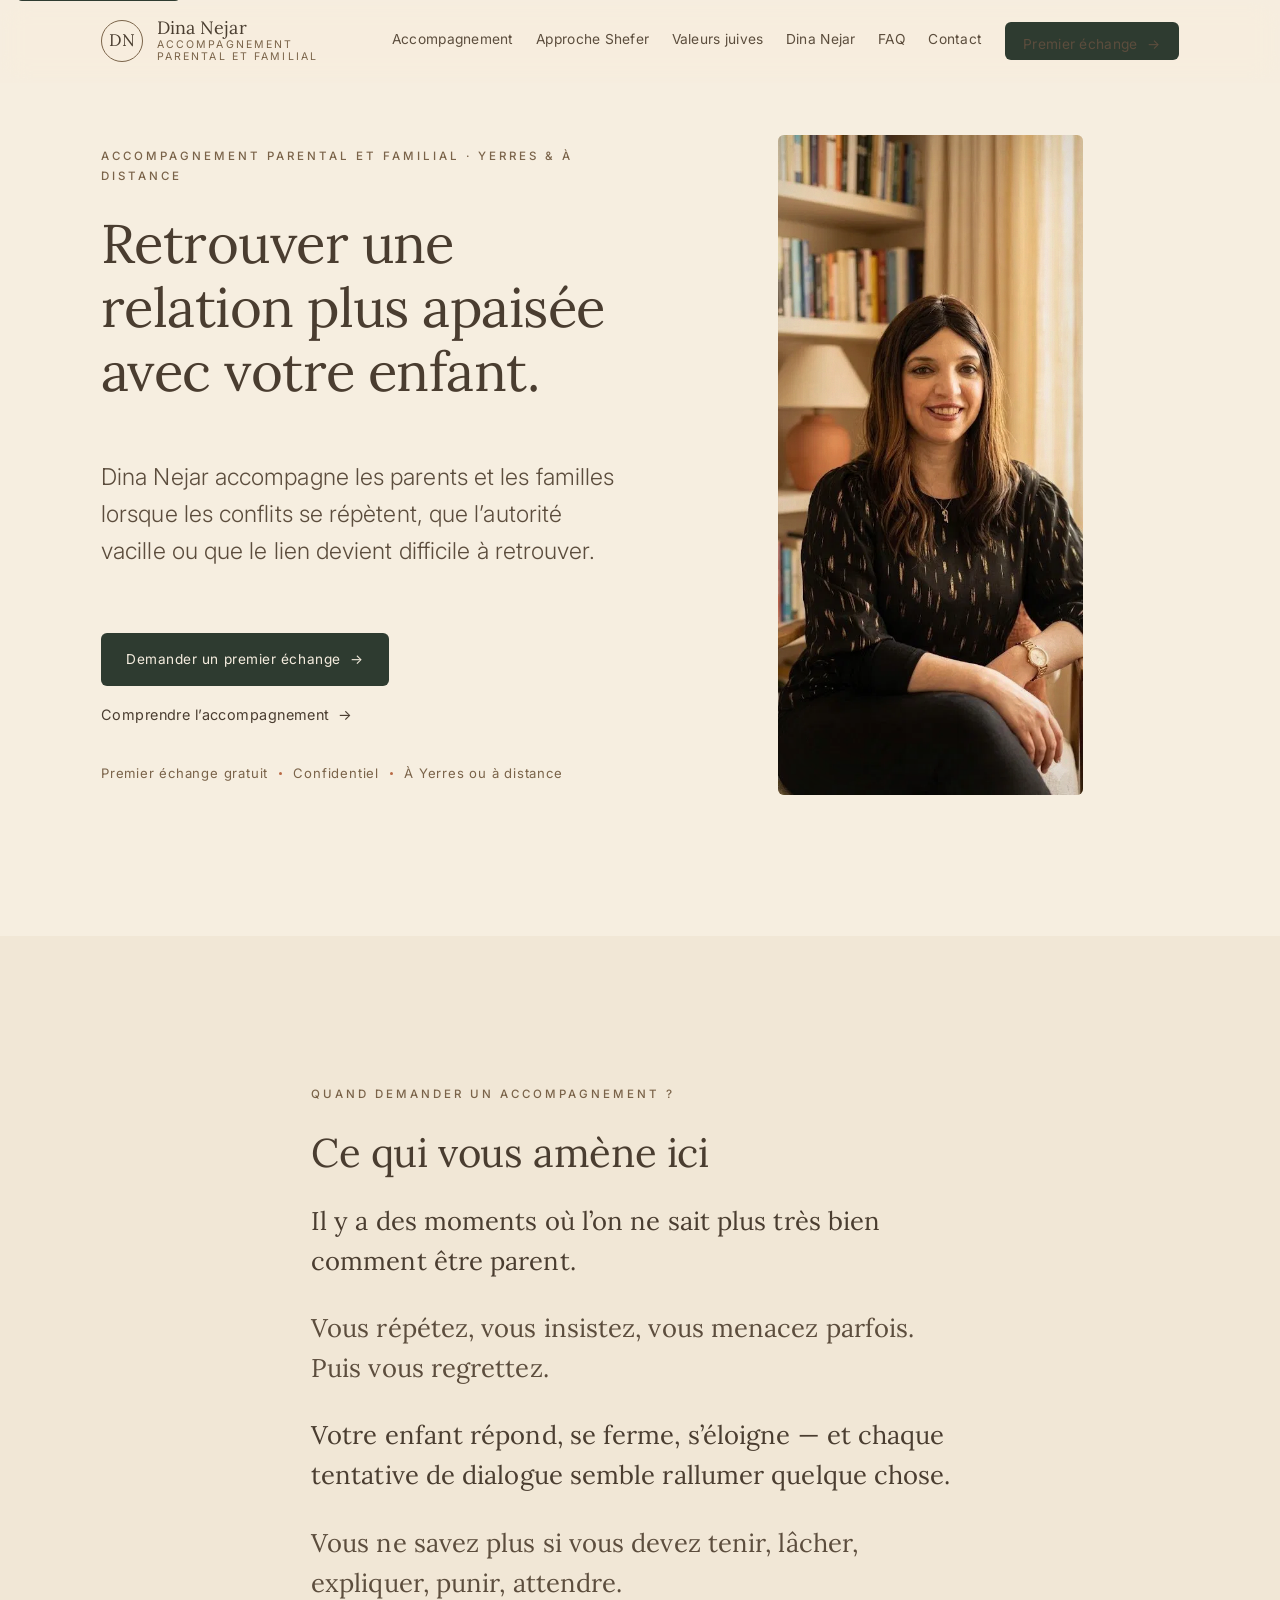
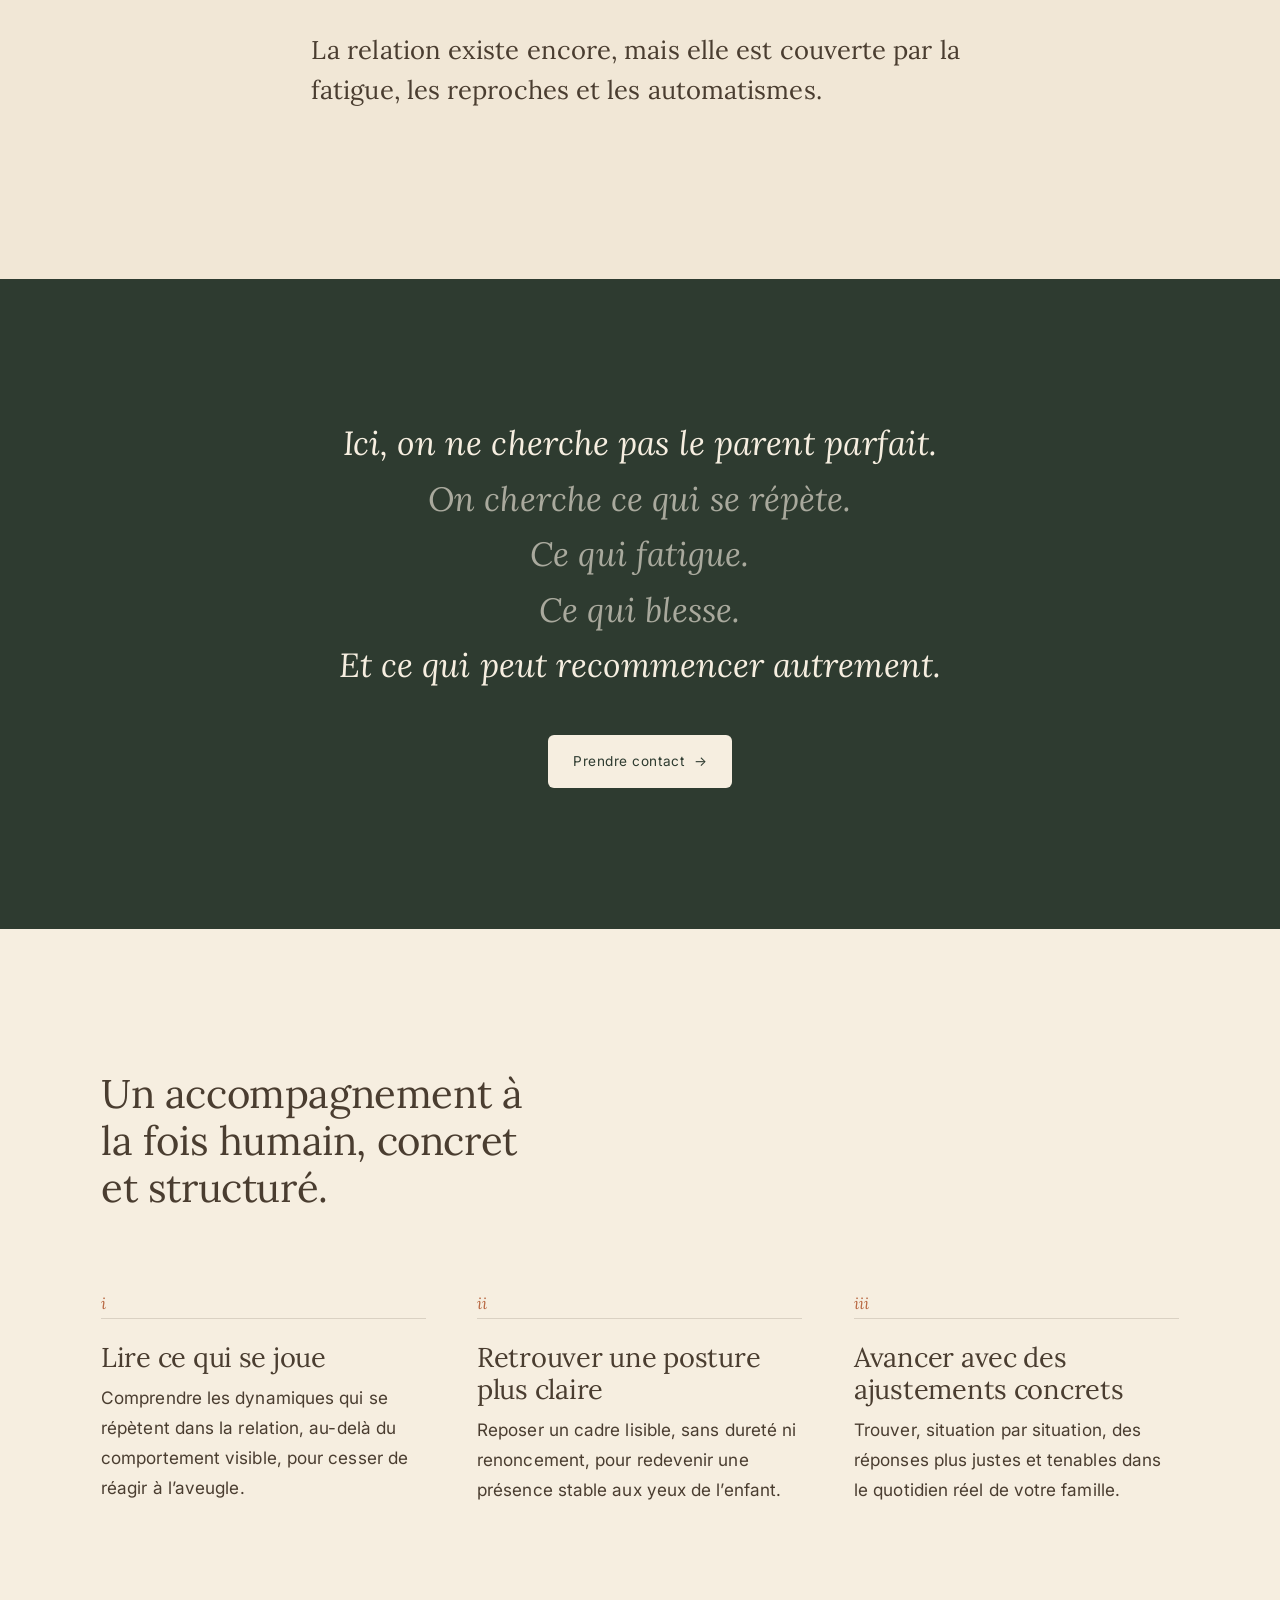
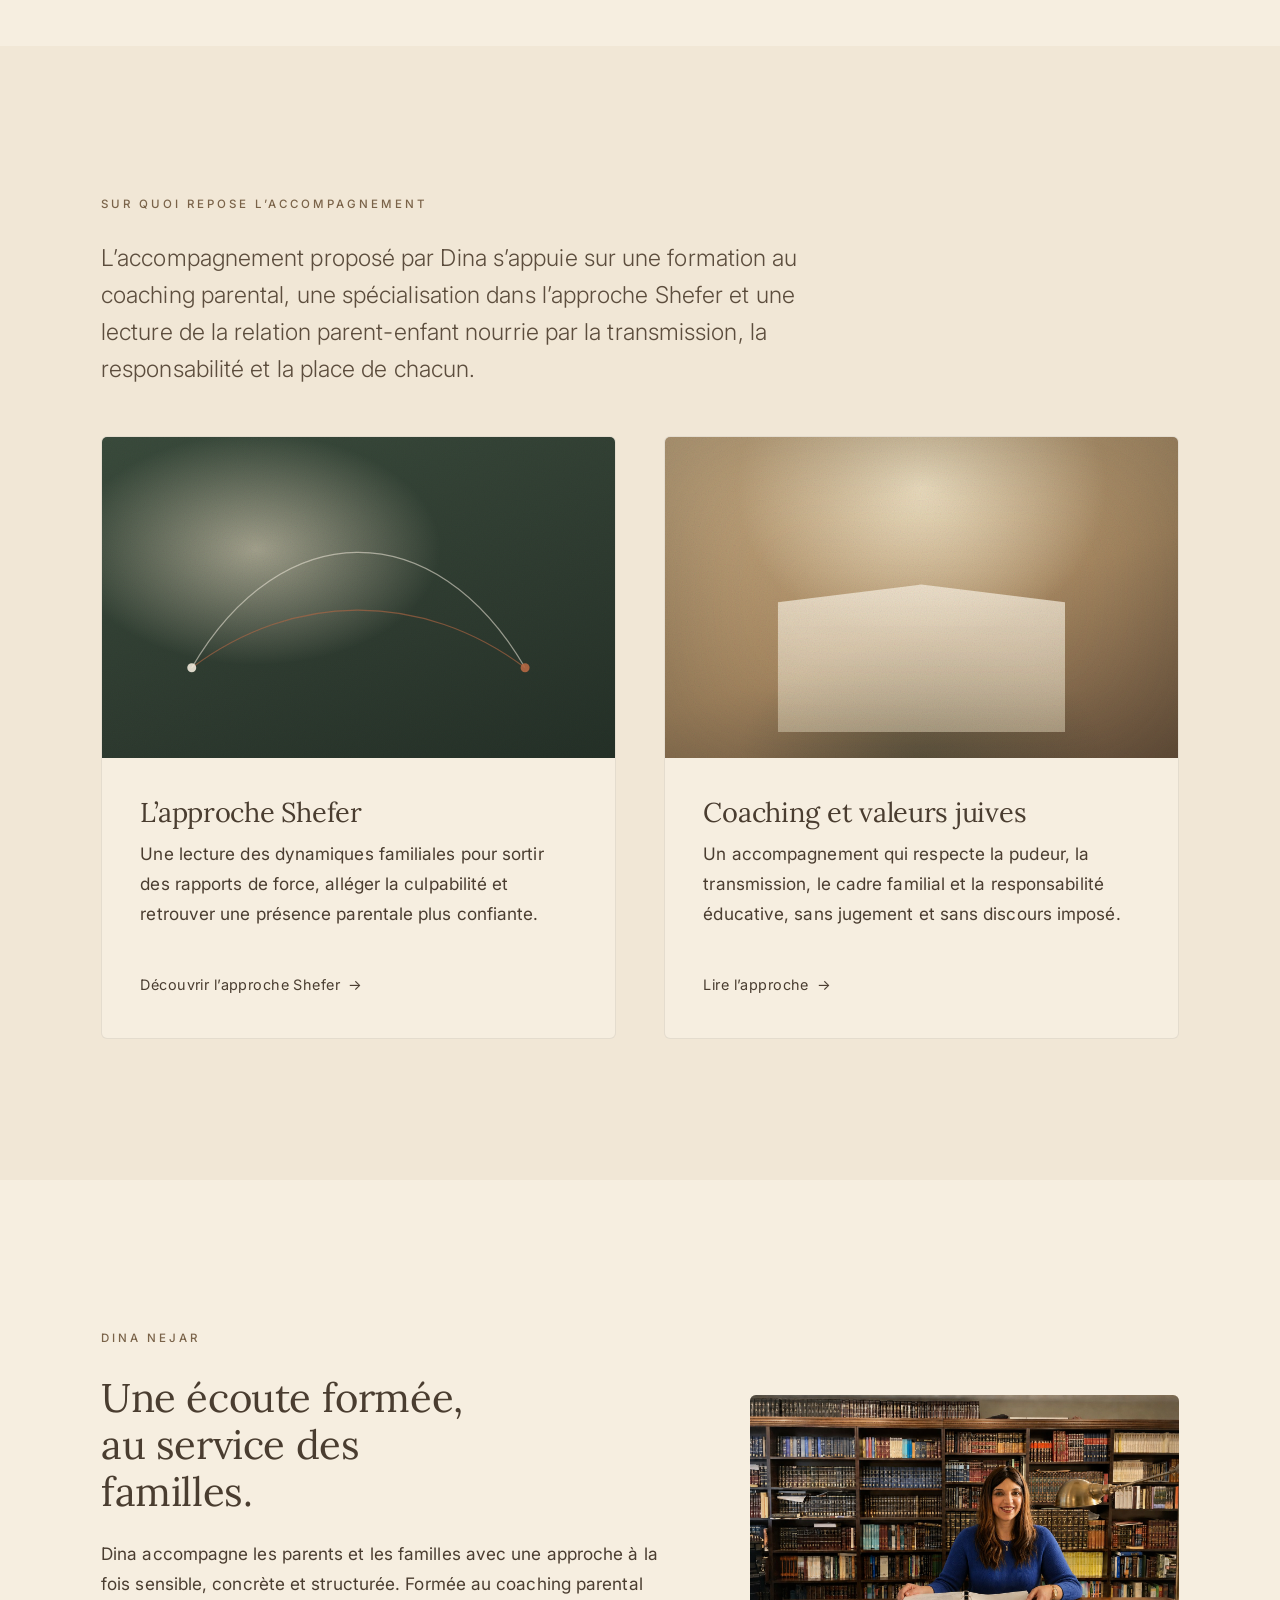
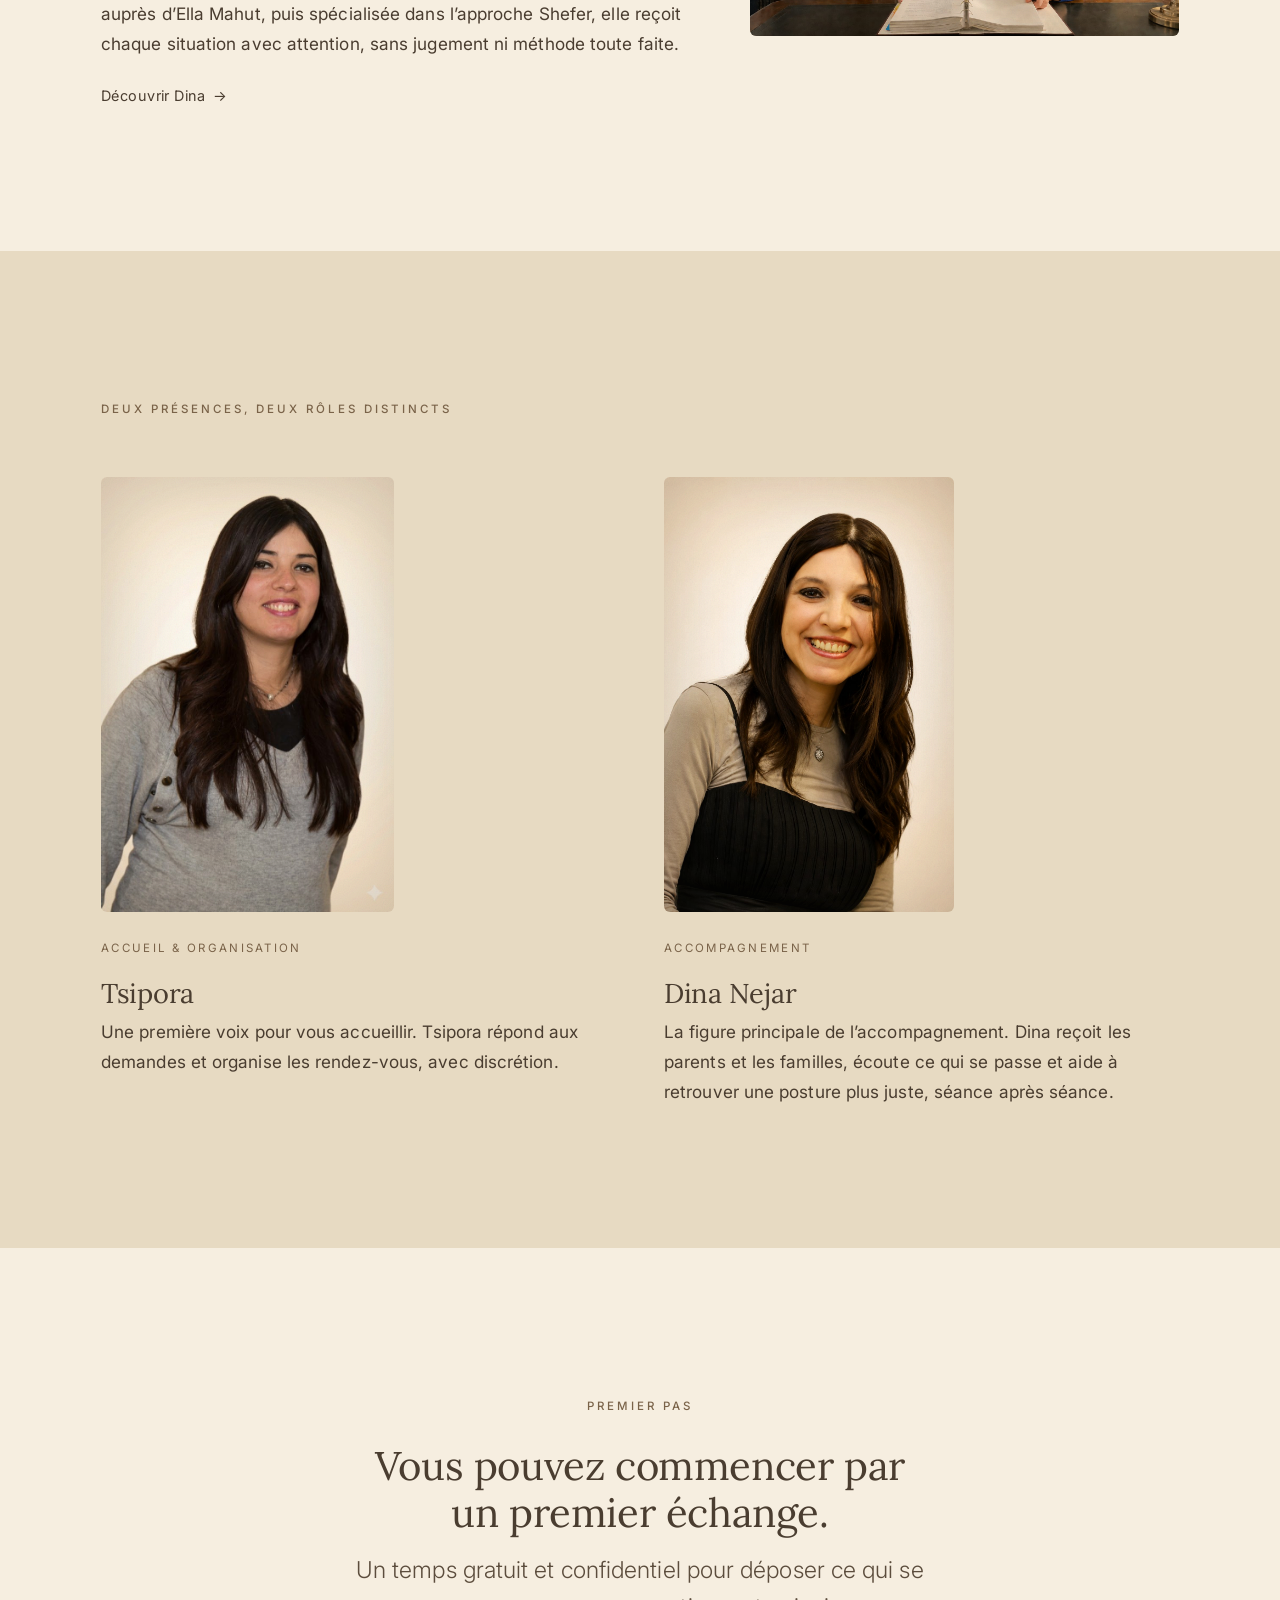
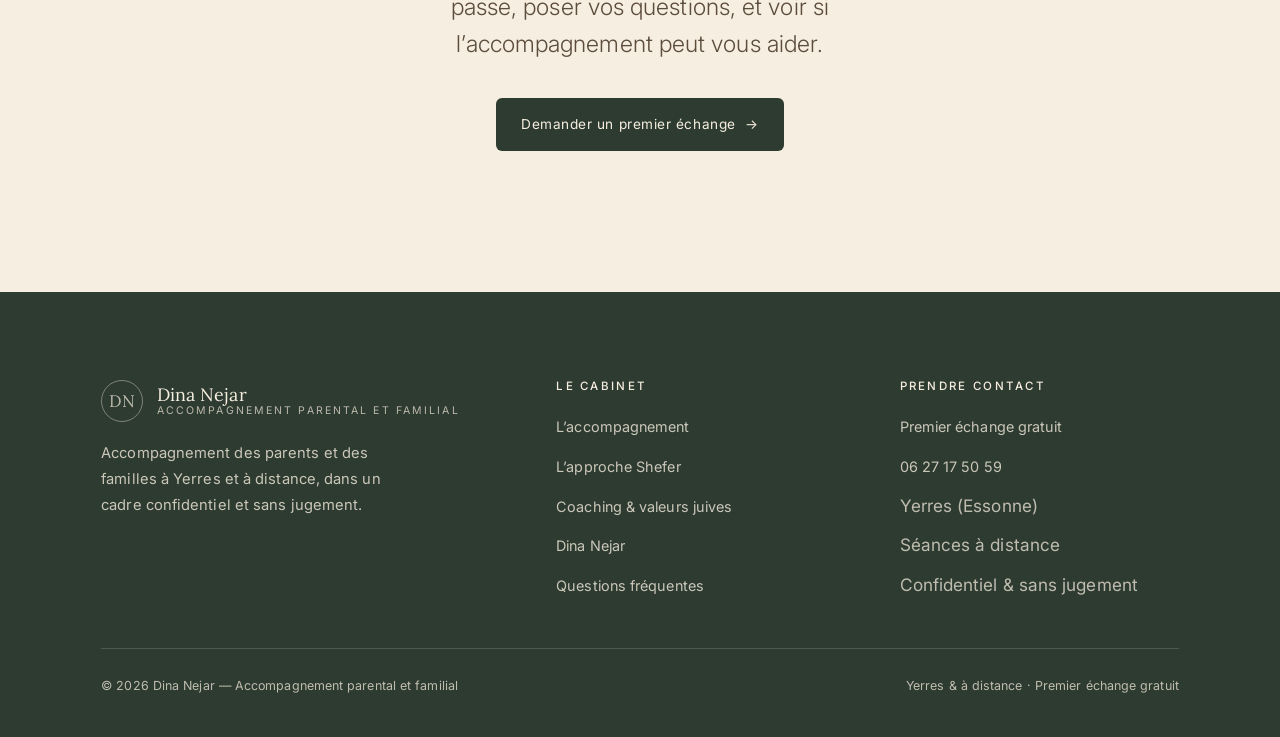
<file: index.html>
<!DOCTYPE html>
<html lang="fr">
<head>
  <meta charset="utf-8" />
  <meta name="viewport" content="width=device-width, initial-scale=1" />
  <title>Coaching parental à Yerres — Dina Nejar, accompagnement parental et familial</title>
  <meta name="description" content="Dina Nejar, accompagnante parentale et familiale à Yerres et à distance. Formée au coaching parental auprès d’Ella Mahut et spécialisée dans l’approche Shefer. Premier échange gratuit et confidentiel." />
  <!-- TODO : confirmer le domaine définitif (canonical + og:url) -->
  <link rel="canonical" href="https://coaching-5.vercel.app/" />
  <meta property="og:type" content="website" />
  <meta property="og:locale" content="fr_FR" />
  <meta property="og:site_name" content="Dina Nejar — Accompagnement parental et familial" />
  <meta property="og:title" content="Coaching parental à Yerres — Dina Nejar" />
  <meta property="og:description" content="Accompagnement parental et familial à Yerres et à distance. Approche Shefer. Premier échange gratuit et confidentiel." />
  <meta property="og:url" content="https://coaching-5.vercel.app/" />
  <link rel="icon" href="data:image/svg+xml,%3Csvg xmlns='http://www.w3.org/2000/svg' viewBox='0 0 64 64'%3E%3Ccircle cx='32' cy='32' r='30' fill='%232E3B30'/%3E%3Ctext x='32' y='41' text-anchor='middle' font-family='Georgia,serif' font-size='24' fill='%23F6EEE0'%3EDN%3C/text%3E%3C/svg%3E" />
  <script>document.documentElement.classList.add('js');</script>
  <link rel="preconnect" href="https://fonts.googleapis.com" />
  <link rel="preconnect" href="https://fonts.gstatic.com" crossorigin />
  <link rel="stylesheet" href="https://fonts.googleapis.com/css2?family=Lora:ital,wght@0,400;0,500;0,600;1,400;1,500&amp;family=Inter:wght@300;400;500;600&amp;display=swap" />
  <link rel="stylesheet" href="assets/css/styles.css" />
  <script type="application/ld+json">
  {
    "@context": "https://schema.org",
    "@type": "ProfessionalService",
    "name": "Dina Nejar — Accompagnement parental et familial",
    "description": "Accompagnement parental et familial à Yerres (Essonne) et à distance. Approche Shefer, premier échange gratuit et confidentiel.",
    "url": "https://coaching-5.vercel.app/",
    "areaServed": ["Yerres", "Essonne", "France (à distance)"],
    "address": { "@type": "PostalAddress", "addressLocality": "Yerres", "addressRegion": "Essonne", "addressCountry": "FR" }
  }
  </script>
</head>
<body>
  <a class="skip-link" href="#main">Aller au contenu</a>

  <!-- ================= HEADER ================= -->
  <header class="site-header">
    <div class="wrap header-inner">
      <a class="brand" href="index.html" aria-label="Dina Nejar — accueil">
        <span class="brand__mark">DN</span>
        <span class="brand__text">
          <span class="brand__name">Dina Nejar</span>
          <span class="brand__role">Accompagnement parental et familial</span>
        </span>
      </a>
      <nav class="nav" id="primary-nav" aria-label="Navigation principale">
        <a class="navlink" href="accompagnement.html">Accompagnement</a>
        <a class="navlink" href="approche-shefer.html">Approche Shefer</a>
        <a class="navlink" href="valeurs-juives.html">Valeurs juives</a>
        <a class="navlink" href="dina-nejar.html">Dina Nejar</a>
        <a class="navlink" href="faq.html">FAQ</a>
        <a class="navlink" href="contact.html">Contact</a>
        <a class="btn btn--solid header-cta" href="contact.html">Premier échange <span class="arrow">&rarr;</span></a>
      </nav>
      <button class="nav-toggle" aria-label="Ouvrir le menu" aria-expanded="false" aria-controls="primary-nav">
        <span></span><span></span><span></span>
      </button>
    </div>
  </header>
  <div class="nav-scrim" aria-hidden="true"></div>

  <main id="main">

    <!-- ================= 1 · HERO ================= -->
    <section class="hero">
      <div class="wrap">
        <div class="hero__grid">
          <div class="hero__content">
            <span class="eyebrow" data-reveal>Accompagnement parental et familial · Yerres &amp; à distance</span>
            <h1 class="hero__title" data-reveal style="--d:80ms">Retrouver une relation plus apaisée avec votre enfant.</h1>
            <p class="lead hero__sub" data-reveal style="--d:160ms">Dina Nejar accompagne les parents et les familles lorsque les conflits se répètent, que l’autorité vacille ou que le lien devient difficile à retrouver.</p>
            <div class="hero__actions" data-reveal style="--d:240ms">
              <a class="btn btn--solid" href="contact.html">Demander un premier échange <span class="arrow">&rarr;</span></a>
              <a class="tlink" href="accompagnement.html">Comprendre l’accompagnement <span class="arrow">&rarr;</span></a>
            </div>
            <p class="hero__reassure" data-reveal style="--d:320ms">
              Premier échange gratuit <span class="dot"></span> Confidentiel <span class="dot"></span> À Yerres ou à distance
            </p>
          </div>
          <div class="hero__media" data-reveal="image">
            <figure class="media media--hero media--photo">
              <img class="media__img" src="assets/img/dina-hero.webp" alt="Dina Nejar, accompagnante parentale et familiale, dans son cabinet" fetchpriority="high" />
              <div class="media__grain"></div>
              <div class="media__vignette"></div>
            </figure>
          </div>
        </div>
      </div>
    </section>

    <!-- ================= 2 · CE QUI VOUS AMÈNE ICI ================= -->
    <section class="section bg-ivory-2">
      <div class="wrap wrap--narrow">
        <span class="eyebrow" data-reveal>Quand demander un accompagnement ?</span>
        <h2 data-reveal style="--d:80ms">Ce qui vous amène ici</h2>
        <div class="editorial" data-stagger="160">
          <p data-reveal>Il y a des moments où l’on ne sait plus très bien comment être parent.</p>
          <p data-reveal>Vous répétez, vous insistez, vous menacez parfois. Puis vous regrettez.</p>
          <p data-reveal>Votre enfant répond, se ferme, s’éloigne — et chaque tentative de dialogue semble rallumer quelque chose.</p>
          <p data-reveal>Vous ne savez plus si vous devez tenir, lâcher, expliquer, punir, attendre.</p>
          <p data-reveal>La relation existe encore, mais elle est couverte par la fatigue, les reproches et les automatismes.</p>
        </div>
      </div>
    </section>

    <!-- ================= 3 · MOMENT SIGNATURE SOMBRE ================= -->
    <section class="section signature">
      <div class="wrap">
        <p data-reveal>Ici, on ne cherche pas le parent parfait.</p>
        <p class="mute" data-reveal style="--d:120ms">On cherche ce qui se répète.</p>
        <p class="mute" data-reveal style="--d:200ms">Ce qui fatigue.</p>
        <p class="mute" data-reveal style="--d:280ms">Ce qui blesse.</p>
        <p data-reveal style="--d:360ms">Et ce qui peut recommencer autrement.</p>
        <a class="btn btn--light" href="contact.html" data-reveal style="--d:440ms">Prendre contact <span class="arrow">&rarr;</span></a>
      </div>
    </section>

    <!-- ================= 4 · TROIS PILIERS ================= -->
    <section class="section">
      <div class="wrap">
        <h2 data-reveal style="max-width:18ch">Un accompagnement à la fois humain, concret et structuré.</h2>
        <div class="pillars" data-stagger="160">
          <div class="pillar" data-reveal>
            <span class="pillar__num">i</span>
            <div class="pillar__line" data-line></div>
            <h3>Lire ce qui se joue</h3>
            <p>Comprendre les dynamiques qui se répètent dans la relation, au-delà du comportement visible, pour cesser de réagir à l’aveugle.</p>
          </div>
          <div class="pillar" data-reveal>
            <span class="pillar__num">ii</span>
            <div class="pillar__line" data-line></div>
            <h3>Retrouver une posture plus claire</h3>
            <p>Reposer un cadre lisible, sans dureté ni renoncement, pour redevenir une présence stable aux yeux de l’enfant.</p>
          </div>
          <div class="pillar" data-reveal>
            <span class="pillar__num">iii</span>
            <div class="pillar__line" data-line></div>
            <h3>Avancer avec des ajustements concrets</h3>
            <p>Trouver, situation par situation, des réponses plus justes et tenables dans le quotidien réel de votre famille.</p>
          </div>
        </div>
      </div>
    </section>

    <!-- ================= 5 · APERÇU DES APPROCHES ================= -->
    <section class="section bg-ivory-2">
      <div class="wrap">
        <div class="wrap--narrow" style="padding-inline:0">
          <span class="eyebrow" data-reveal>Sur quoi repose l’accompagnement</span>
          <p class="lead" data-reveal style="--d:80ms">L’accompagnement proposé par Dina s’appuie sur une formation au coaching parental, une spécialisation dans l’approche Shefer et une lecture de la relation parent-enfant nourrie par la transmission, la responsabilité et la place de chacun.</p>
        </div>
        <div class="approach">
          <article class="approach__card" data-reveal>
            <figure class="media media--wide">
              <div class="media__scene scene-shefer">
                <svg viewBox="0 0 400 250" aria-hidden="true" preserveAspectRatio="xMidYMid slice">
                  <path d="M70 180 C 140 60, 260 60, 330 180" fill="none" stroke="rgba(246,238,224,.55)" stroke-width="1"/>
                  <path d="M70 180 C 150 120, 250 120, 330 180" fill="none" stroke="rgba(185,106,69,.6)" stroke-width="1"/>
                  <circle cx="70" cy="180" r="3.5" fill="rgba(246,238,224,.9)"/>
                  <circle cx="330" cy="180" r="3.5" fill="rgba(185,106,69,.9)"/>
                </svg>
              </div>
              <div class="media__grain"></div>
            </figure>
            <div class="approach__body">
              <h3>L’approche Shefer</h3>
              <p>Une lecture des dynamiques familiales pour sortir des rapports de force, alléger la culpabilité et retrouver une présence parentale plus confiante.</p>
              <a class="tlink" href="approche-shefer.html">Découvrir l’approche Shefer <span class="arrow">&rarr;</span></a>
            </div>
          </article>
          <article class="approach__card" data-reveal style="--d:140ms">
            <figure class="media media--wide">
              <!-- Placeholder visuel — remplacer par la vraie photo : jewish-values-detail -->
              <div class="media__scene scene-values"><div class="media__page"></div></div>
              <div class="media__grain"></div>
              <div class="media__vignette"></div>
            </figure>
            <div class="approach__body">
              <h3>Coaching et valeurs juives</h3>
              <p>Un accompagnement qui respecte la pudeur, la transmission, le cadre familial et la responsabilité éducative, sans jugement et sans discours imposé.</p>
              <a class="tlink" href="valeurs-juives.html">Lire l’approche <span class="arrow">&rarr;</span></a>
            </div>
          </article>
        </div>
      </div>
    </section>

    <!-- ================= 6 · DINA NEJAR ================= -->
    <section class="section">
      <div class="wrap">
        <div class="split split--4060">
          <div class="split__content">
            <span class="eyebrow" data-reveal>Dina Nejar</span>
            <h2 data-reveal style="--d:80ms; max-width:16ch">Une écoute formée, au service des familles.</h2>
            <p data-reveal style="--d:160ms">Dina accompagne les parents et les familles avec une approche à la fois sensible, concrète et structurée. Formée au coaching parental auprès d’Ella Mahut, puis spécialisée dans l’approche Shefer, elle reçoit chaque situation avec attention, sans jugement ni méthode toute faite.</p>
            <a class="tlink" href="dina-nejar.html" data-reveal style="--d:240ms">Découvrir Dina <span class="arrow">&rarr;</span></a>
          </div>
          <div class="split__media" data-reveal="image">
            <figure class="media media--photo" style="aspect-ratio:16/9">
              <img class="media__img" src="assets/img/dina-bibliotheque.jpg" alt="Dina Nejar au travail dans une bibliothèque d’étude" loading="lazy" />
              <div class="media__grain"></div>
              <div class="media__vignette"></div>
            </figure>
          </div>
        </div>
      </div>
    </section>

    <!-- ================= 7 · DEUX PRÉSENCES ================= -->
    <section class="section bg-linen">
      <div class="wrap">
        <span class="eyebrow" data-reveal>Deux présences, deux rôles distincts</span>
        <div class="presences mt-m">
          <div class="presence" data-reveal>
            <figure class="media media--photo" style="margin-bottom:1.6rem; aspect-ratio:689/1024" data-reveal="image">
              <img class="media__img" src="assets/img/tsipora.jpg" alt="Portrait de Tsipora" loading="lazy" />
              <div class="media__grain"></div>
              <div class="media__vignette"></div>
            </figure>
            <span class="presence__role">Accueil &amp; organisation</span>
            <h3>Tsipora</h3>
            <p>Une première voix pour vous accueillir. Tsipora répond aux demandes et organise les rendez-vous, avec discrétion.</p>
          </div>
          <div class="presence" data-reveal style="--d:140ms">
            <figure class="media media--photo" style="margin-bottom:1.6rem; aspect-ratio:2/3" data-reveal="image">
              <img class="media__img" src="assets/img/dina-portrait.jpg" alt="Portrait de Dina Nejar" loading="lazy" />
              <div class="media__grain"></div>
              <div class="media__vignette"></div>
            </figure>
            <span class="presence__role">Accompagnement</span>
            <h3>Dina Nejar</h3>
            <p>La figure principale de l’accompagnement. Dina reçoit les parents et les familles, écoute ce qui se passe et aide à retrouver une posture plus juste, séance après séance.</p>
          </div>
        </div>
      </div>
    </section>

    <!-- ================= 8 · CTA FINAL ================= -->
    <section class="section cta-band">
      <div class="wrap">
        <span class="eyebrow" data-reveal>Premier pas</span>
        <h2 data-reveal style="--d:80ms">Vous pouvez commencer par un premier échange.</h2>
        <p class="lead" data-reveal style="--d:160ms">Un temps gratuit et confidentiel pour déposer ce qui se passe, poser vos questions, et voir si l’accompagnement peut vous aider.</p>
        <a class="btn btn--solid" href="contact.html" data-reveal style="--d:240ms">Demander un premier échange <span class="arrow">&rarr;</span></a>
      </div>
    </section>

  </main>

  <!-- ================= FOOTER ================= -->
  <footer class="site-footer">
    <div class="wrap">
      <div class="footer-grid">
        <div class="footer-col">
          <a class="brand" href="index.html" aria-label="Dina Nejar — accueil">
            <span class="brand__mark">DN</span>
            <span class="brand__text">
              <span class="brand__name">Dina Nejar</span>
              <span class="brand__role">Accompagnement parental et familial</span>
            </span>
          </a>
          <p class="footer-intro">Accompagnement des parents et des familles à Yerres et à distance, dans un cadre confidentiel et sans jugement.</p>
        </div>
        <div class="footer-col">
          <h4>Le cabinet</h4>
          <ul>
            <li><a href="accompagnement.html">L’accompagnement</a></li>
            <li><a href="approche-shefer.html">L’approche Shefer</a></li>
            <li><a href="valeurs-juives.html">Coaching &amp; valeurs juives</a></li>
            <li><a href="dina-nejar.html">Dina Nejar</a></li>
            <li><a href="faq.html">Questions fréquentes</a></li>
          </ul>
        </div>
        <div class="footer-col">
          <h4>Prendre contact</h4>
          <ul>
            <li><a href="contact.html">Premier échange gratuit</a></li>
            <li><a href="tel:+33627175059">06&nbsp;27&nbsp;17&nbsp;50&nbsp;59</a></li>
            <li><span class="muted">Yerres (Essonne)</span></li>
            <li><span class="muted">Séances à distance</span></li>
            <li><span class="muted">Confidentiel &amp; sans jugement</span></li>
          </ul>
        </div>
      </div>
      <div class="footer-bottom">
        <span>© <span data-year>2026</span> Dina Nejar — Accompagnement parental et familial</span>
        <span>Yerres &amp; à distance · Premier échange gratuit</span>
      </div>
    </div>
  </footer>

  <script src="assets/js/main.js"></script>
</body>
</html>
</file>
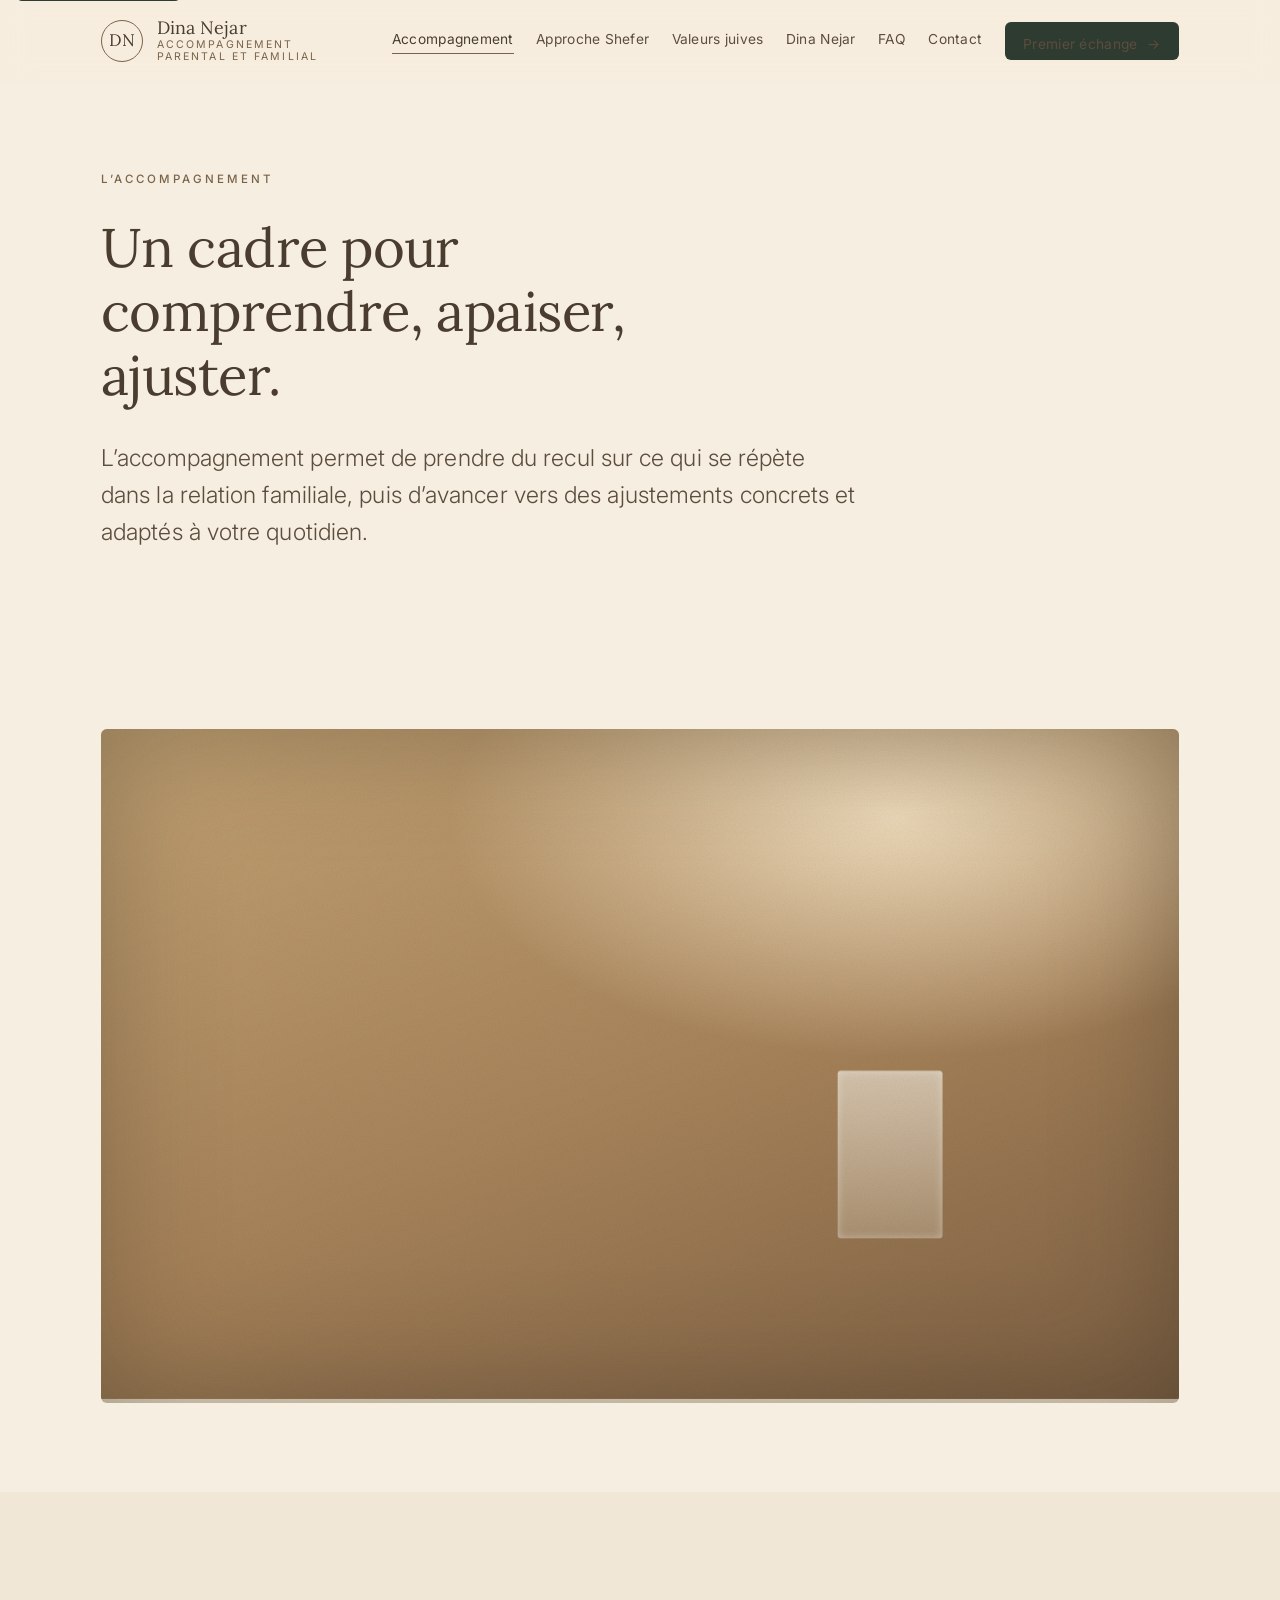
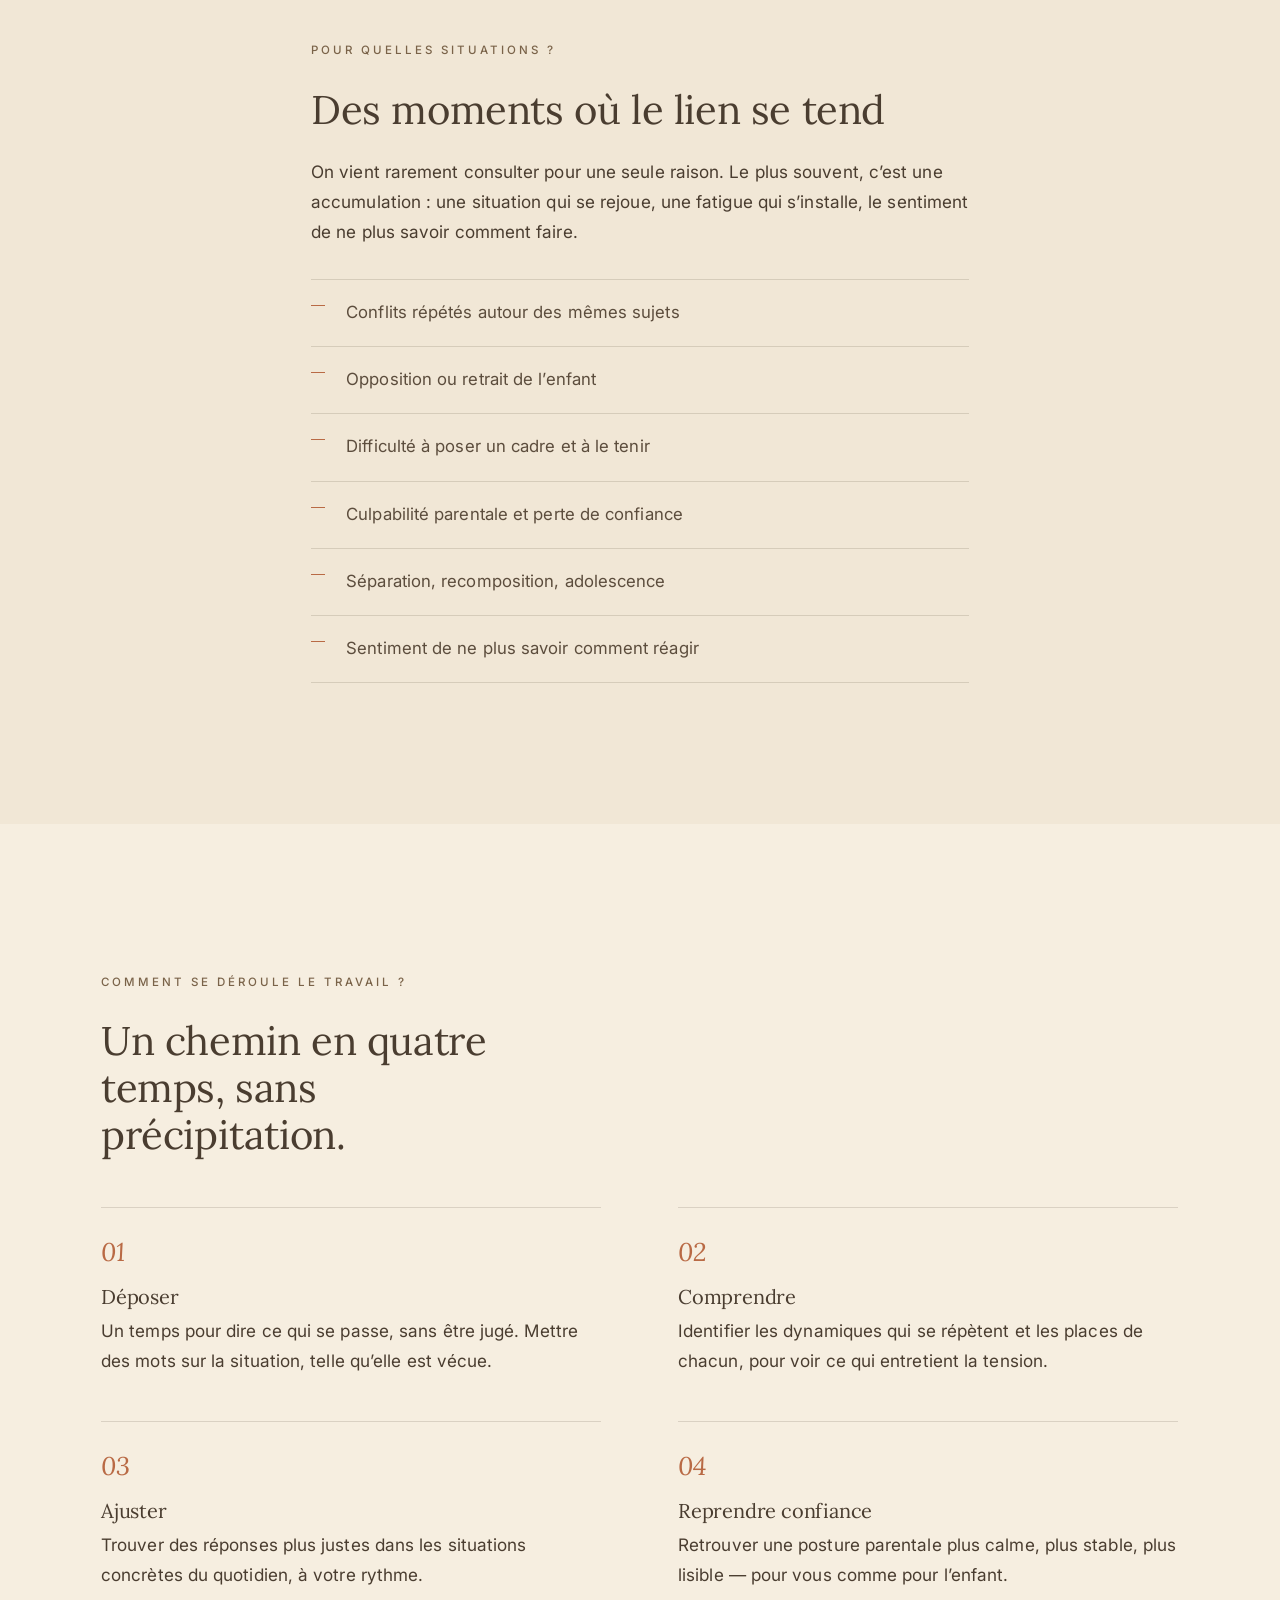
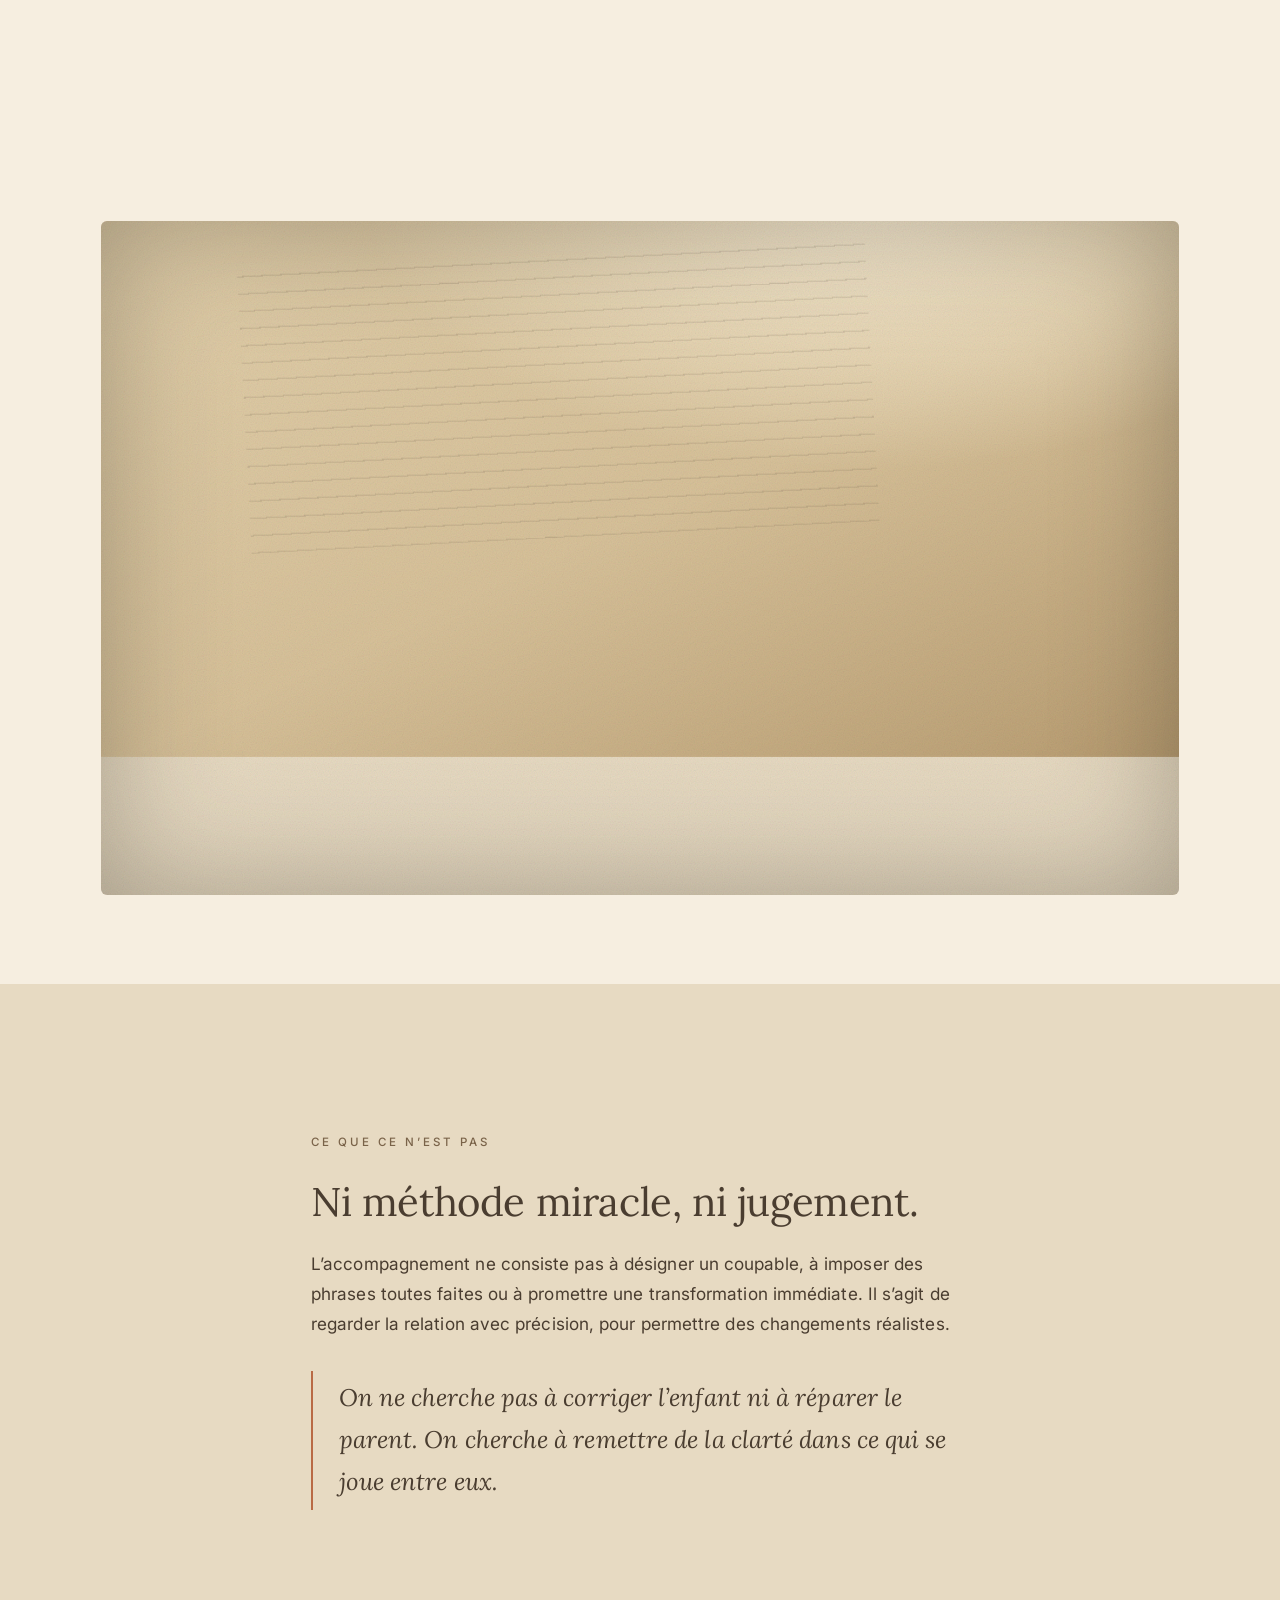
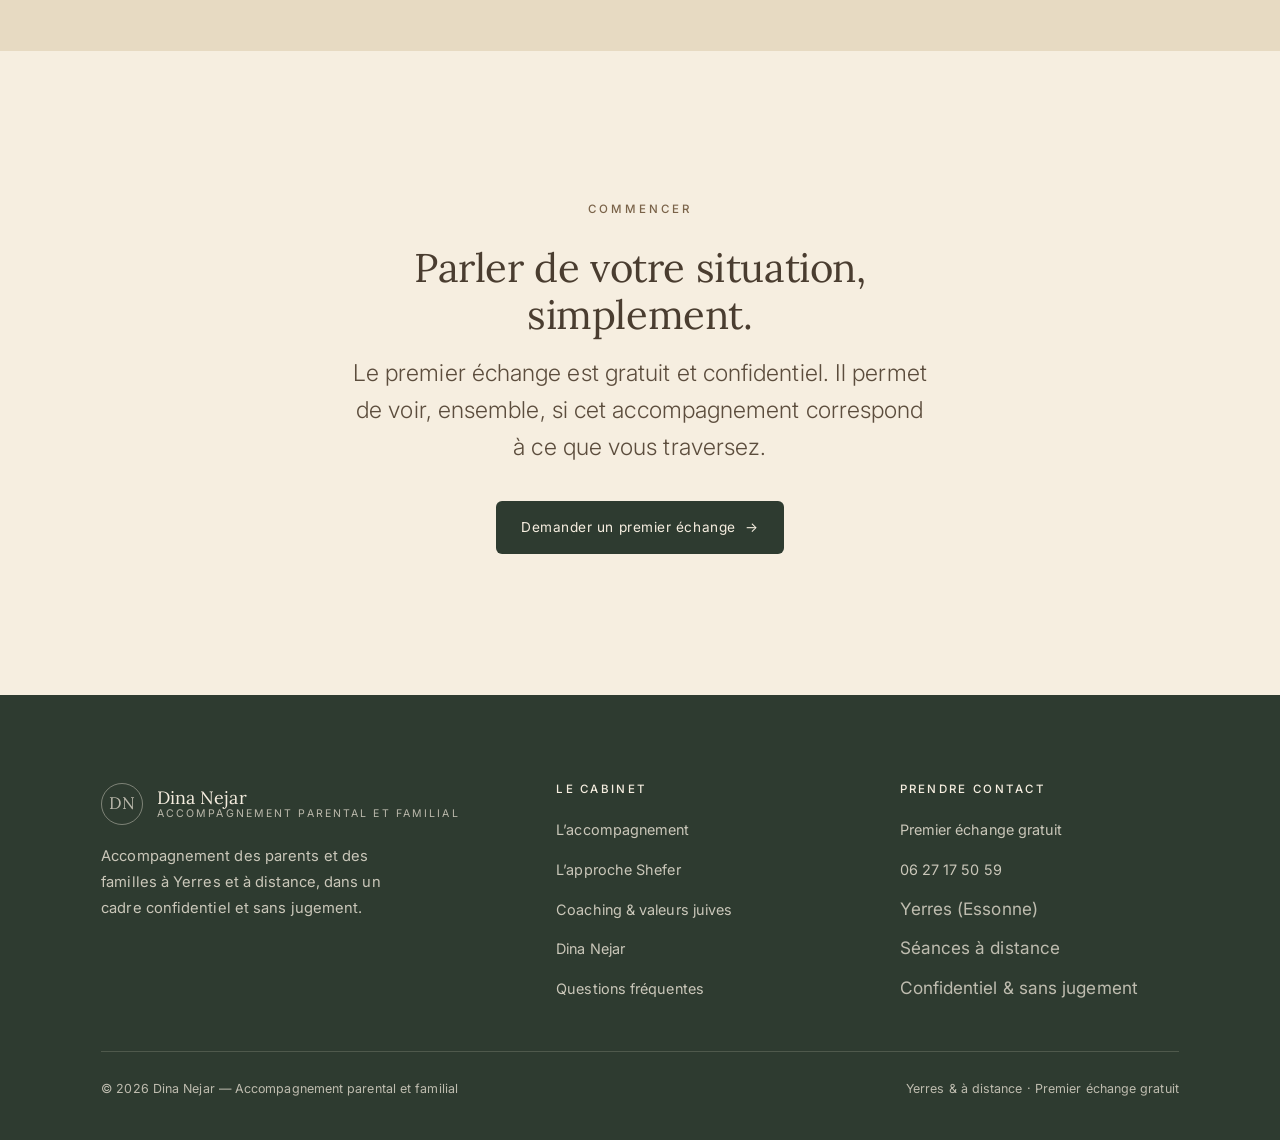
<file: accompagnement.html>
<!DOCTYPE html>
<html lang="fr">
<head>
  <meta charset="utf-8" />
  <meta name="viewport" content="width=device-width, initial-scale=1" />
  <title>L’accompagnement : déroulement et situations | Dina Nejar, Yerres</title>
  <meta name="description" content="Comment se déroule l’accompagnement parental et familial proposé par Dina Nejar à Yerres et à distance : déposer, comprendre, ajuster, reprendre confiance. Un cadre clair, sans jugement." />
  <!-- TODO : confirmer le domaine définitif (canonical + og:url) -->
  <link rel="canonical" href="https://coaching-5.vercel.app/accompagnement.html" />
  <meta property="og:type" content="website" />
  <meta property="og:locale" content="fr_FR" />
  <meta property="og:site_name" content="Dina Nejar — Accompagnement parental et familial" />
  <meta property="og:title" content="L’accompagnement : déroulement et situations | Dina Nejar" />
  <meta property="og:description" content="Déposer, comprendre, ajuster, reprendre confiance : un accompagnement parental en quatre temps, à Yerres et à distance." />
  <meta property="og:url" content="https://coaching-5.vercel.app/accompagnement.html" />
  <link rel="icon" href="data:image/svg+xml,%3Csvg xmlns='http://www.w3.org/2000/svg' viewBox='0 0 64 64'%3E%3Ccircle cx='32' cy='32' r='30' fill='%232E3B30'/%3E%3Ctext x='32' y='41' text-anchor='middle' font-family='Georgia,serif' font-size='24' fill='%23F6EEE0'%3EDN%3C/text%3E%3C/svg%3E" />
  <script>document.documentElement.classList.add('js');</script>
  <link rel="preconnect" href="https://fonts.googleapis.com" />
  <link rel="preconnect" href="https://fonts.gstatic.com" crossorigin />
  <link rel="stylesheet" href="https://fonts.googleapis.com/css2?family=Lora:ital,wght@0,400;0,500;0,600;1,400;1,500&amp;family=Inter:wght@300;400;500;600&amp;display=swap" />
  <link rel="stylesheet" href="assets/css/styles.css" />
</head>
<body>
  <a class="skip-link" href="#main">Aller au contenu</a>

  <header class="site-header">
    <div class="wrap header-inner">
      <a class="brand" href="index.html" aria-label="Dina Nejar — accueil">
        <span class="brand__mark">DN</span>
        <span class="brand__text">
          <span class="brand__name">Dina Nejar</span>
          <span class="brand__role">Accompagnement parental et familial</span>
        </span>
      </a>
      <nav class="nav" id="primary-nav" aria-label="Navigation principale">
        <a class="navlink" href="accompagnement.html" aria-current="page">Accompagnement</a>
        <a class="navlink" href="approche-shefer.html">Approche Shefer</a>
        <a class="navlink" href="valeurs-juives.html">Valeurs juives</a>
        <a class="navlink" href="dina-nejar.html">Dina Nejar</a>
        <a class="navlink" href="faq.html">FAQ</a>
        <a class="navlink" href="contact.html">Contact</a>
        <a class="btn btn--solid header-cta" href="contact.html">Premier échange <span class="arrow">&rarr;</span></a>
      </nav>
      <button class="nav-toggle" aria-label="Ouvrir le menu" aria-expanded="false" aria-controls="primary-nav">
        <span></span><span></span><span></span>
      </button>
    </div>
  </header>
  <div class="nav-scrim" aria-hidden="true"></div>

  <main id="main">

    <!-- Hero interne -->
    <section class="page-hero">
      <div class="wrap">
        <span class="eyebrow" data-reveal>L’accompagnement</span>
        <h1 data-reveal style="--d:80ms; max-width:18ch">Un cadre pour comprendre, apaiser, ajuster.</h1>
        <p class="lead" data-reveal style="--d:160ms">L’accompagnement permet de prendre du recul sur ce qui se répète dans la relation familiale, puis d’avancer vers des ajustements concrets et adaptés à votre quotidien.</p>
      </div>
    </section>

    <section class="section--tight">
      <div class="wrap" data-reveal="image">
        <figure class="media media--wide" data-parallax="0.05">
          <!-- Placeholder visuel — remplacer par la vraie photo : family-kitchen-detail -->
          <div class="media__scene scene-table"><div class="media__glass"></div></div>
          <div class="media__grain"></div>
          <div class="media__vignette"></div>
        </figure>
      </div>
    </section>

    <!-- 1 · Pour quelles situations ? -->
    <section class="section bg-ivory-2">
      <div class="wrap wrap--narrow">
        <span class="eyebrow" data-reveal>Pour quelles situations ?</span>
        <h2 data-reveal style="--d:80ms">Des moments où le lien se tend</h2>
        <p data-reveal style="--d:160ms">On vient rarement consulter pour une seule raison. Le plus souvent, c’est une accumulation : une situation qui se rejoue, une fatigue qui s’installe, le sentiment de ne plus savoir comment faire.</p>
        <ul class="elist" data-stagger="110">
          <li data-reveal>Conflits répétés autour des mêmes sujets</li>
          <li data-reveal>Opposition ou retrait de l’enfant</li>
          <li data-reveal>Difficulté à poser un cadre et à le tenir</li>
          <li data-reveal>Culpabilité parentale et perte de confiance</li>
          <li data-reveal>Séparation, recomposition, adolescence</li>
          <li data-reveal>Sentiment de ne plus savoir comment réagir</li>
        </ul>
      </div>
    </section>

    <!-- 2 · Comment se déroule le travail ? -->
    <section class="section">
      <div class="wrap">
        <span class="eyebrow" data-reveal>Comment se déroule le travail ?</span>
        <h2 data-reveal style="--d:80ms; max-width:16ch">Un chemin en quatre temps, sans précipitation.</h2>
        <div class="steps" data-stagger="140">
          <div class="step" data-reveal>
            <span class="step__num">01</span>
            <h3>Déposer</h3>
            <p>Un temps pour dire ce qui se passe, sans être jugé. Mettre des mots sur la situation, telle qu’elle est vécue.</p>
          </div>
          <div class="step" data-reveal>
            <span class="step__num">02</span>
            <h3>Comprendre</h3>
            <p>Identifier les dynamiques qui se répètent et les places de chacun, pour voir ce qui entretient la tension.</p>
          </div>
          <div class="step" data-reveal>
            <span class="step__num">03</span>
            <h3>Ajuster</h3>
            <p>Trouver des réponses plus justes dans les situations concrètes du quotidien, à votre rythme.</p>
          </div>
          <div class="step" data-reveal>
            <span class="step__num">04</span>
            <h3>Reprendre confiance</h3>
            <p>Retrouver une posture parentale plus calme, plus stable, plus lisible — pour vous comme pour l’enfant.</p>
          </div>
        </div>
      </div>
    </section>

    <section class="section--tight">
      <div class="wrap" data-reveal="image">
        <figure class="media media--wide" data-parallax="0.05">
          <!-- Placeholder visuel — remplacer par la vraie photo : notebook-light-detail -->
          <div class="media__scene scene-notebook"><div class="media__lines"></div></div>
          <div class="media__grain"></div>
          <div class="media__vignette"></div>
        </figure>
      </div>
    </section>

    <!-- 3 · Ce que ce n’est pas -->
    <section class="section bg-linen">
      <div class="wrap wrap--narrow">
        <span class="eyebrow" data-reveal>Ce que ce n’est pas</span>
        <h2 data-reveal style="--d:80ms">Ni méthode miracle, ni jugement.</h2>
        <p data-reveal style="--d:160ms">L’accompagnement ne consiste pas à désigner un coupable, à imposer des phrases toutes faites ou à promettre une transformation immédiate. Il s’agit de regarder la relation avec précision, pour permettre des changements réalistes.</p>
        <p class="callout mt-m" data-reveal style="--d:240ms">On ne cherche pas à corriger l’enfant ni à réparer le parent. On cherche à remettre de la clarté dans ce qui se joue entre eux.</p>
      </div>
    </section>

    <!-- 4 · CTA -->
    <section class="section cta-band">
      <div class="wrap">
        <span class="eyebrow" data-reveal>Commencer</span>
        <h2 data-reveal style="--d:80ms">Parler de votre situation, simplement.</h2>
        <p class="lead" data-reveal style="--d:160ms">Le premier échange est gratuit et confidentiel. Il permet de voir, ensemble, si cet accompagnement correspond à ce que vous traversez.</p>
        <a class="btn btn--solid" href="contact.html" data-reveal style="--d:240ms">Demander un premier échange <span class="arrow">&rarr;</span></a>
      </div>
    </section>

  </main>

  <footer class="site-footer">
    <div class="wrap">
      <div class="footer-grid">
        <div class="footer-col">
          <a class="brand" href="index.html" aria-label="Dina Nejar — accueil">
            <span class="brand__mark">DN</span>
            <span class="brand__text">
              <span class="brand__name">Dina Nejar</span>
              <span class="brand__role">Accompagnement parental et familial</span>
            </span>
          </a>
          <p class="footer-intro">Accompagnement des parents et des familles à Yerres et à distance, dans un cadre confidentiel et sans jugement.</p>
        </div>
        <div class="footer-col">
          <h4>Le cabinet</h4>
          <ul>
            <li><a href="accompagnement.html">L’accompagnement</a></li>
            <li><a href="approche-shefer.html">L’approche Shefer</a></li>
            <li><a href="valeurs-juives.html">Coaching &amp; valeurs juives</a></li>
            <li><a href="dina-nejar.html">Dina Nejar</a></li>
            <li><a href="faq.html">Questions fréquentes</a></li>
          </ul>
        </div>
        <div class="footer-col">
          <h4>Prendre contact</h4>
          <ul>
            <li><a href="contact.html">Premier échange gratuit</a></li>
            <li><a href="tel:+33627175059">06&nbsp;27&nbsp;17&nbsp;50&nbsp;59</a></li>
            <li><span class="muted">Yerres (Essonne)</span></li>
            <li><span class="muted">Séances à distance</span></li>
            <li><span class="muted">Confidentiel &amp; sans jugement</span></li>
          </ul>
        </div>
      </div>
      <div class="footer-bottom">
        <span>© <span data-year>2026</span> Dina Nejar — Accompagnement parental et familial</span>
        <span>Yerres &amp; à distance · Premier échange gratuit</span>
      </div>
    </div>
  </footer>

  <script src="assets/js/main.js"></script>
</body>
</html>
</file>
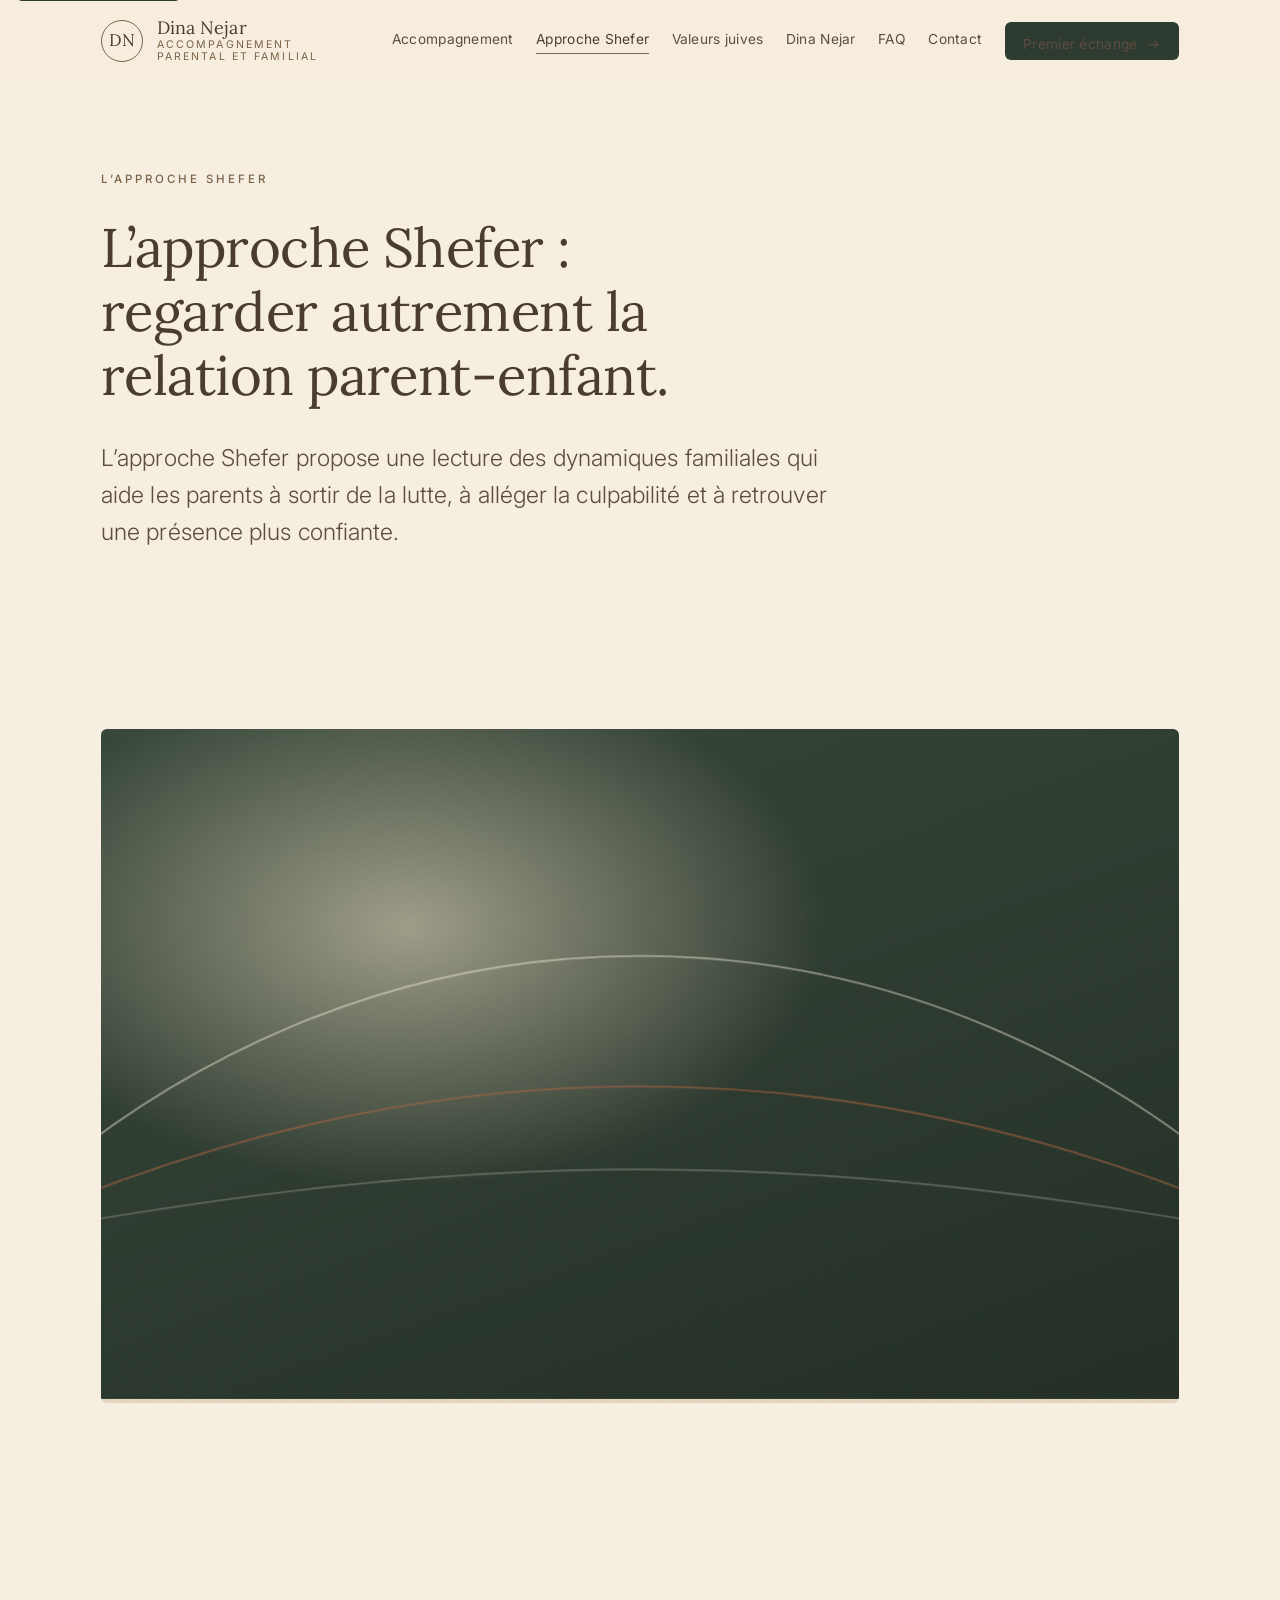
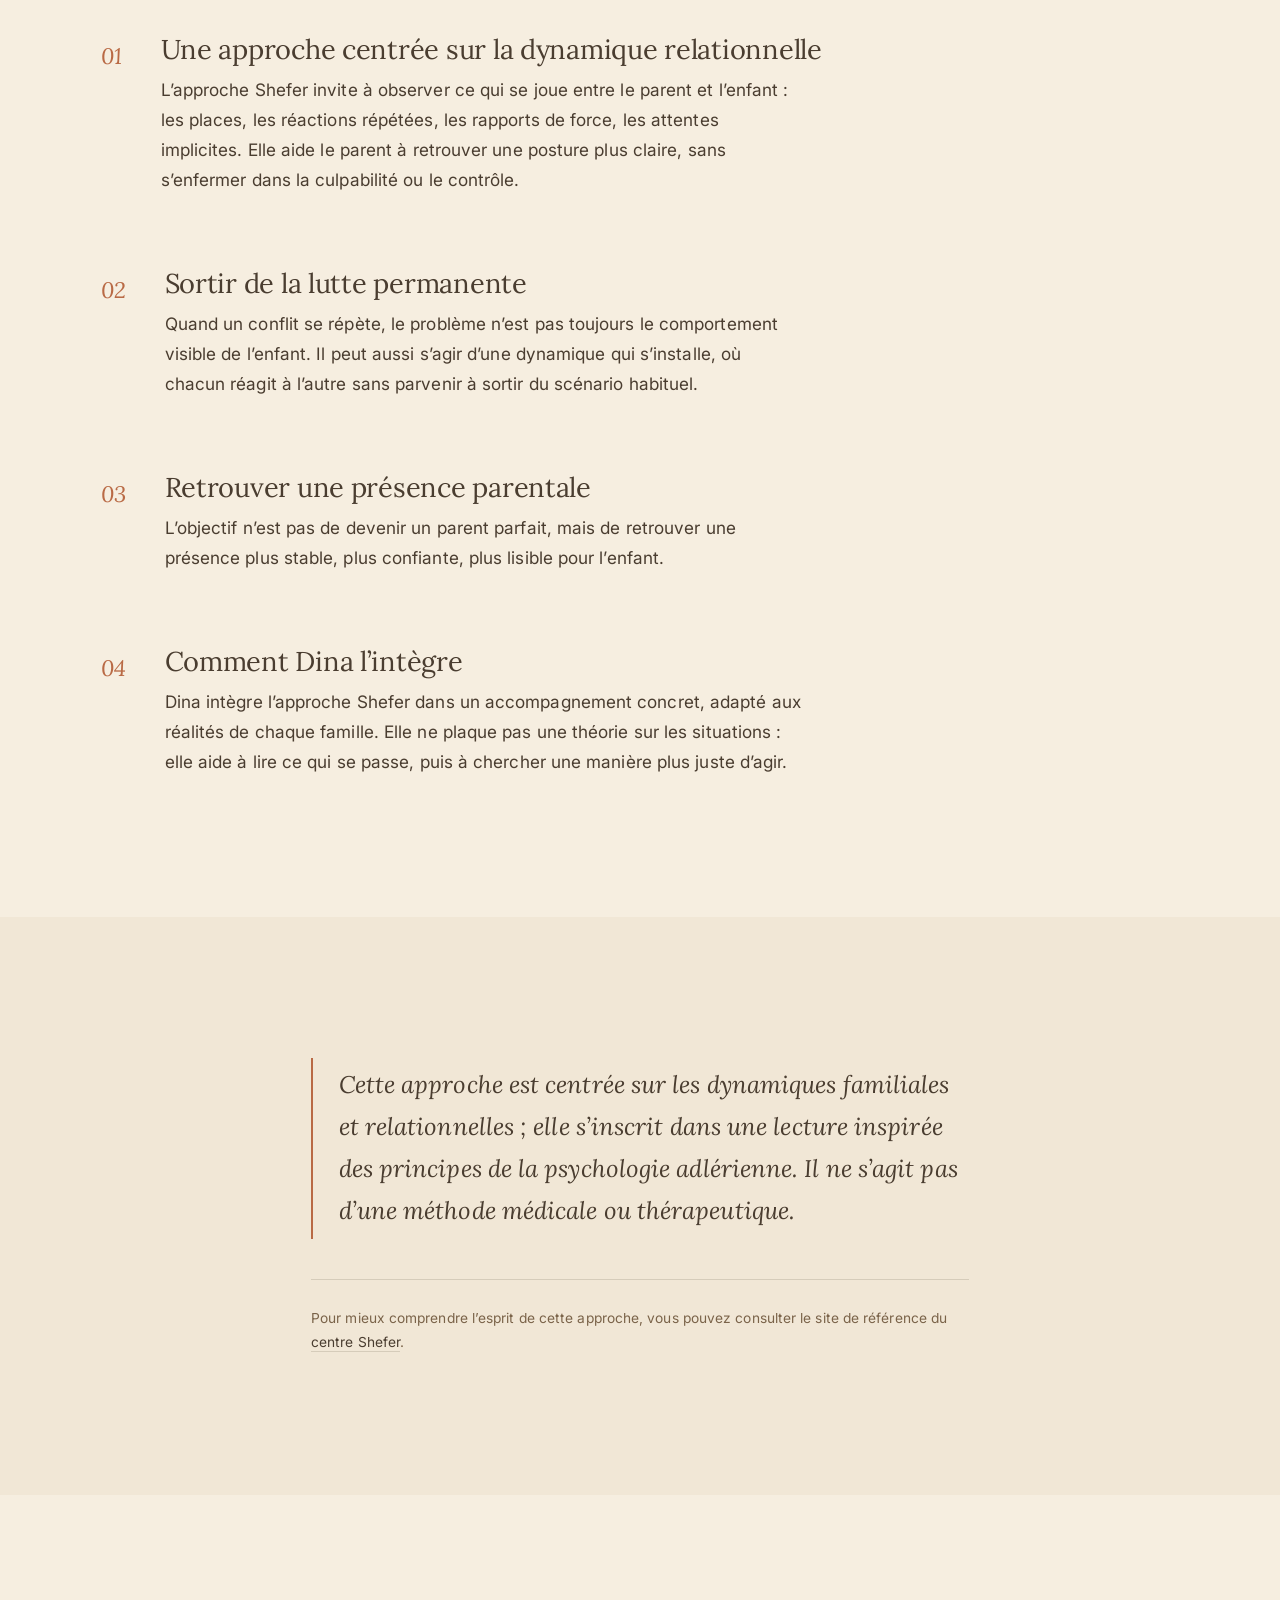
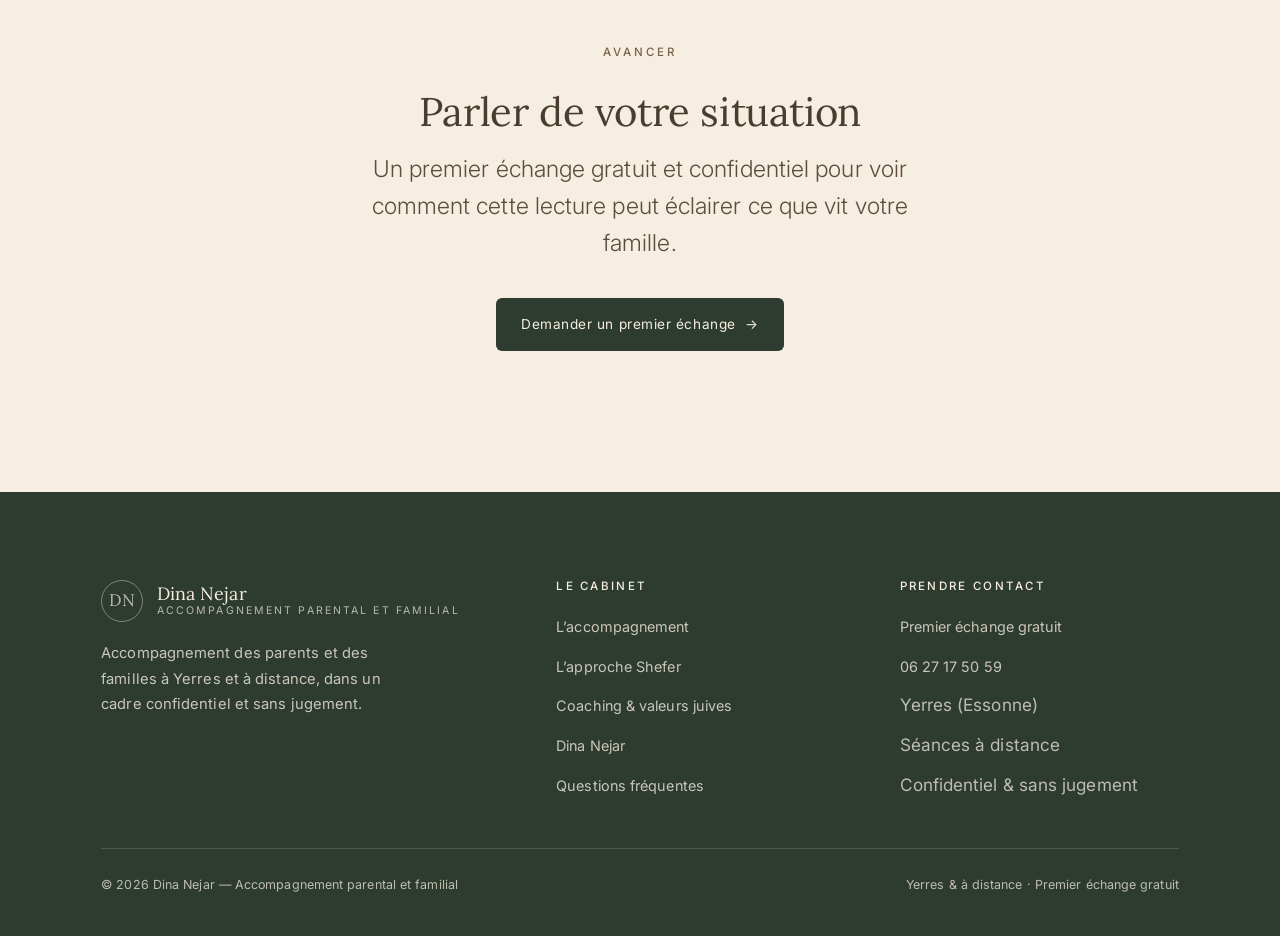
<file: approche-shefer.html>
<!DOCTYPE html>
<html lang="fr">
<head>
  <meta charset="utf-8" />
  <meta name="viewport" content="width=device-width, initial-scale=1" />
  <title>L’approche Shefer — Coaching parental | Dina Nejar, Yerres</title>
  <meta name="description" content="L’approche Shefer : une lecture des dynamiques familiales et relationnelles, inspirée des principes de la psychologie adlérienne, pour sortir de la lutte et retrouver une présence parentale plus confiante." />
  <!-- TODO : confirmer le domaine définitif (canonical + og:url) -->
  <link rel="canonical" href="https://coaching-5.vercel.app/approche-shefer.html" />
  <meta property="og:type" content="website" />
  <meta property="og:locale" content="fr_FR" />
  <meta property="og:site_name" content="Dina Nejar — Accompagnement parental et familial" />
  <meta property="og:title" content="L’approche Shefer — Coaching parental | Dina Nejar" />
  <meta property="og:description" content="Une lecture des dynamiques familiales pour sortir de la lutte et retrouver une présence parentale plus confiante." />
  <meta property="og:url" content="https://coaching-5.vercel.app/approche-shefer.html" />
  <link rel="icon" href="data:image/svg+xml,%3Csvg xmlns='http://www.w3.org/2000/svg' viewBox='0 0 64 64'%3E%3Ccircle cx='32' cy='32' r='30' fill='%232E3B30'/%3E%3Ctext x='32' y='41' text-anchor='middle' font-family='Georgia,serif' font-size='24' fill='%23F6EEE0'%3EDN%3C/text%3E%3C/svg%3E" />
  <script>document.documentElement.classList.add('js');</script>
  <link rel="preconnect" href="https://fonts.googleapis.com" />
  <link rel="preconnect" href="https://fonts.gstatic.com" crossorigin />
  <link rel="stylesheet" href="https://fonts.googleapis.com/css2?family=Lora:ital,wght@0,400;0,500;0,600;1,400;1,500&amp;family=Inter:wght@300;400;500;600&amp;display=swap" />
  <link rel="stylesheet" href="assets/css/styles.css" />
</head>
<body>
  <a class="skip-link" href="#main">Aller au contenu</a>

  <header class="site-header">
    <div class="wrap header-inner">
      <a class="brand" href="index.html" aria-label="Dina Nejar — accueil">
        <span class="brand__mark">DN</span>
        <span class="brand__text">
          <span class="brand__name">Dina Nejar</span>
          <span class="brand__role">Accompagnement parental et familial</span>
        </span>
      </a>
      <nav class="nav" id="primary-nav" aria-label="Navigation principale">
        <a class="navlink" href="accompagnement.html">Accompagnement</a>
        <a class="navlink" href="approche-shefer.html" aria-current="page">Approche Shefer</a>
        <a class="navlink" href="valeurs-juives.html">Valeurs juives</a>
        <a class="navlink" href="dina-nejar.html">Dina Nejar</a>
        <a class="navlink" href="faq.html">FAQ</a>
        <a class="navlink" href="contact.html">Contact</a>
        <a class="btn btn--solid header-cta" href="contact.html">Premier échange <span class="arrow">&rarr;</span></a>
      </nav>
      <button class="nav-toggle" aria-label="Ouvrir le menu" aria-expanded="false" aria-controls="primary-nav">
        <span></span><span></span><span></span>
      </button>
    </div>
  </header>
  <div class="nav-scrim" aria-hidden="true"></div>

  <main id="main">

    <section class="page-hero">
      <div class="wrap">
        <span class="eyebrow" data-reveal>L’approche Shefer</span>
        <h1 data-reveal style="--d:80ms; max-width:20ch">L’approche Shefer : regarder autrement la relation parent-enfant.</h1>
        <p class="lead" data-reveal style="--d:160ms">L’approche Shefer propose une lecture des dynamiques familiales qui aide les parents à sortir de la lutte, à alléger la culpabilité et à retrouver une présence plus confiante.</p>
      </div>
    </section>

    <section class="section--tight">
      <div class="wrap" data-reveal="image">
        <figure class="media media--wide" data-parallax="0.05">
          <div class="media__scene scene-shefer">
            <svg viewBox="0 0 1200 460" aria-hidden="true" preserveAspectRatio="xMidYMid slice">
              <path d="M180 360 C 420 120, 780 120, 1020 360" fill="none" stroke="rgba(246,238,224,.5)" stroke-width="1.2"/>
              <path d="M180 360 C 460 230, 740 230, 1020 360" fill="none" stroke="rgba(185,106,69,.55)" stroke-width="1.2"/>
              <path d="M180 360 C 500 300, 700 300, 1020 360" fill="none" stroke="rgba(246,238,224,.28)" stroke-width="1"/>
              <circle cx="180" cy="360" r="5" fill="rgba(246,238,224,.9)"/>
              <circle cx="1020" cy="360" r="5" fill="rgba(185,106,69,.9)"/>
            </svg>
          </div>
          <div class="media__grain"></div>
        </figure>
      </div>
    </section>

    <section class="section">
      <div class="wrap">
        <div class="narr">
          <div class="narr__item" data-reveal>
            <span class="narr__num">01</span>
            <div>
              <h3>Une approche centrée sur la dynamique relationnelle</h3>
              <p class="body">L’approche Shefer invite à observer ce qui se joue entre le parent et l’enfant : les places, les réactions répétées, les rapports de force, les attentes implicites. Elle aide le parent à retrouver une posture plus claire, sans s’enfermer dans la culpabilité ou le contrôle.</p>
            </div>
          </div>
          <div class="narr__item" data-reveal>
            <span class="narr__num">02</span>
            <div>
              <h3>Sortir de la lutte permanente</h3>
              <p class="body">Quand un conflit se répète, le problème n’est pas toujours le comportement visible de l’enfant. Il peut aussi s’agir d’une dynamique qui s’installe, où chacun réagit à l’autre sans parvenir à sortir du scénario habituel.</p>
            </div>
          </div>
          <div class="narr__item" data-reveal>
            <span class="narr__num">03</span>
            <div>
              <h3>Retrouver une présence parentale</h3>
              <p class="body">L’objectif n’est pas de devenir un parent parfait, mais de retrouver une présence plus stable, plus confiante, plus lisible pour l’enfant.</p>
            </div>
          </div>
          <div class="narr__item" data-reveal>
            <span class="narr__num">04</span>
            <div>
              <h3>Comment Dina l’intègre</h3>
              <p class="body">Dina intègre l’approche Shefer dans un accompagnement concret, adapté aux réalités de chaque famille. Elle ne plaque pas une théorie sur les situations : elle aide à lire ce qui se passe, puis à chercher une manière plus juste d’agir.</p>
            </div>
          </div>
        </div>
      </div>
    </section>

    <section class="section bg-ivory-2">
      <div class="wrap wrap--narrow">
        <p class="callout" data-reveal>Cette approche est centrée sur les dynamiques familiales et relationnelles ; elle s’inscrit dans une lecture inspirée des principes de la psychologie adlérienne. Il ne s’agit pas d’une méthode médicale ou thérapeutique.</p>
        <div class="refs" data-reveal style="--d:120ms">
          <p>Pour mieux comprendre l’esprit de cette approche, vous pouvez consulter le site de référence du <a href="https://merkaz-shefer.org/en/parenting-coach-course-group-leader/" target="_blank" rel="noopener noreferrer">centre Shefer</a>.</p>
        </div>
      </div>
    </section>

    <section class="section cta-band">
      <div class="wrap">
        <span class="eyebrow" data-reveal>Avancer</span>
        <h2 data-reveal style="--d:80ms">Parler de votre situation</h2>
        <p class="lead" data-reveal style="--d:160ms">Un premier échange gratuit et confidentiel pour voir comment cette lecture peut éclairer ce que vit votre famille.</p>
        <a class="btn btn--solid" href="contact.html" data-reveal style="--d:240ms">Demander un premier échange <span class="arrow">&rarr;</span></a>
      </div>
    </section>

  </main>

  <footer class="site-footer">
    <div class="wrap">
      <div class="footer-grid">
        <div class="footer-col">
          <a class="brand" href="index.html" aria-label="Dina Nejar — accueil">
            <span class="brand__mark">DN</span>
            <span class="brand__text">
              <span class="brand__name">Dina Nejar</span>
              <span class="brand__role">Accompagnement parental et familial</span>
            </span>
          </a>
          <p class="footer-intro">Accompagnement des parents et des familles à Yerres et à distance, dans un cadre confidentiel et sans jugement.</p>
        </div>
        <div class="footer-col">
          <h4>Le cabinet</h4>
          <ul>
            <li><a href="accompagnement.html">L’accompagnement</a></li>
            <li><a href="approche-shefer.html">L’approche Shefer</a></li>
            <li><a href="valeurs-juives.html">Coaching &amp; valeurs juives</a></li>
            <li><a href="dina-nejar.html">Dina Nejar</a></li>
            <li><a href="faq.html">Questions fréquentes</a></li>
          </ul>
        </div>
        <div class="footer-col">
          <h4>Prendre contact</h4>
          <ul>
            <li><a href="contact.html">Premier échange gratuit</a></li>
            <li><a href="tel:+33627175059">06&nbsp;27&nbsp;17&nbsp;50&nbsp;59</a></li>
            <li><span class="muted">Yerres (Essonne)</span></li>
            <li><span class="muted">Séances à distance</span></li>
            <li><span class="muted">Confidentiel &amp; sans jugement</span></li>
          </ul>
        </div>
      </div>
      <div class="footer-bottom">
        <span>© <span data-year>2026</span> Dina Nejar — Accompagnement parental et familial</span>
        <span>Yerres &amp; à distance · Premier échange gratuit</span>
      </div>
    </div>
  </footer>

  <script src="assets/js/main.js"></script>
</body>
</html>
</file>
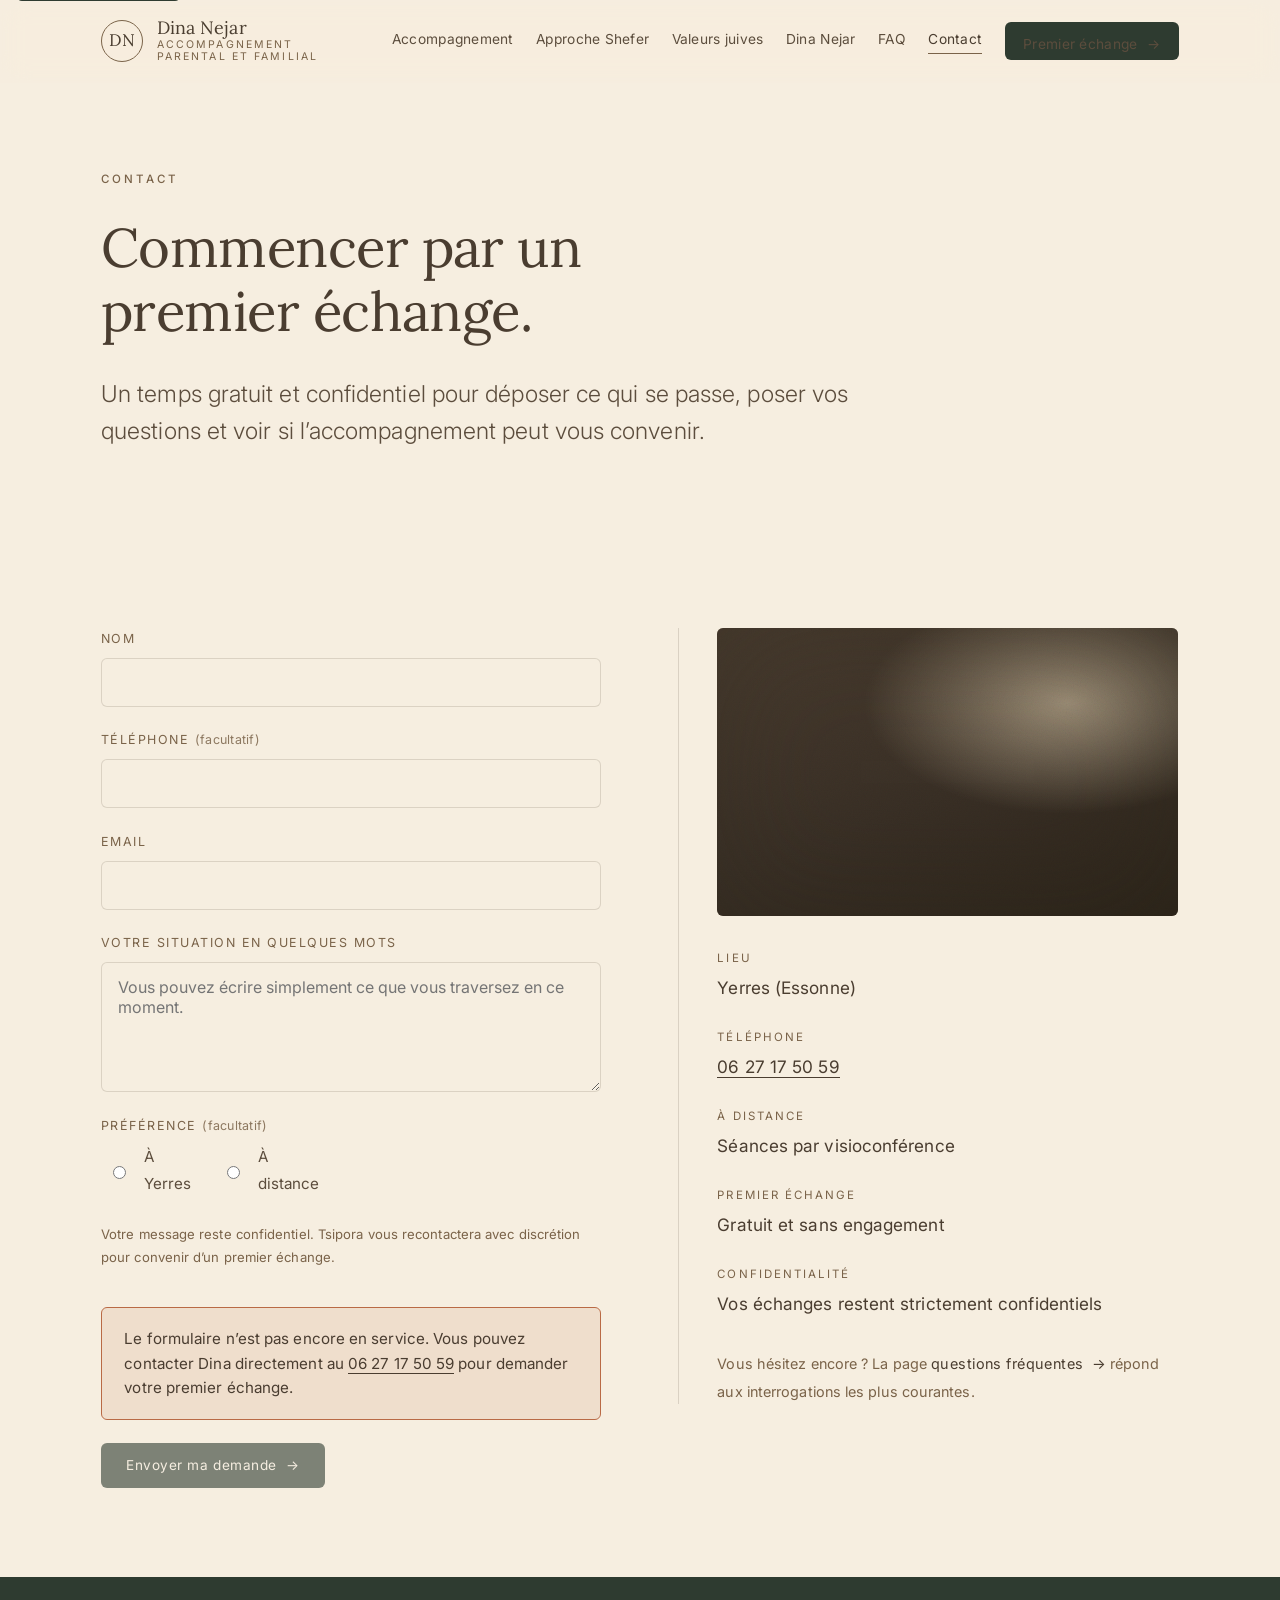
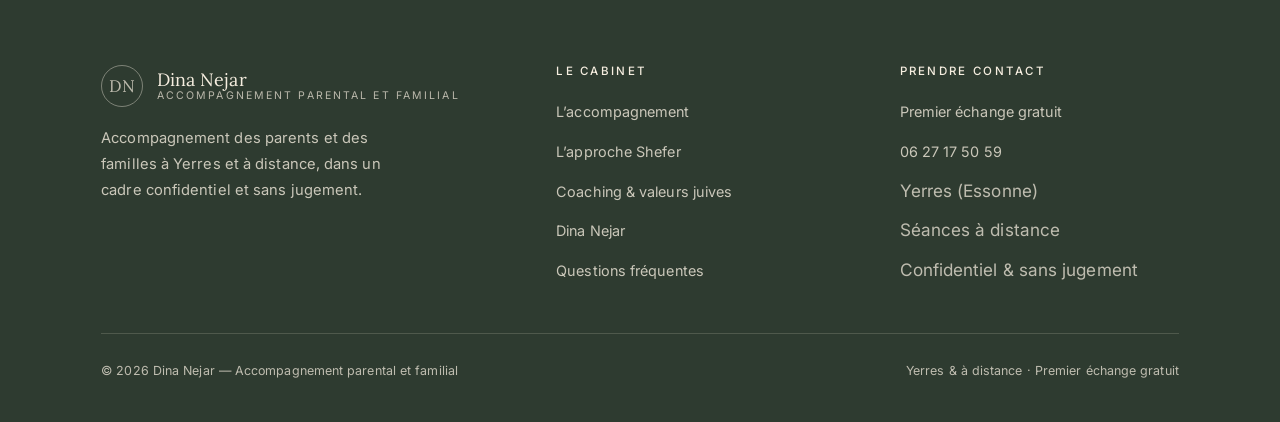
<file: contact.html>
<!DOCTYPE html>
<html lang="fr">
<head>
  <meta charset="utf-8" />
  <meta name="viewport" content="width=device-width, initial-scale=1" />
  <title>Contact — Premier échange gratuit | Dina Nejar, Yerres &amp; à distance</title>
  <meta name="description" content="Commencer par un premier échange gratuit et confidentiel avec Dina Nejar, accompagnante parentale et familiale à Yerres et à distance. Déposez votre situation en quelques mots." />
  <!-- TODO : confirmer le domaine définitif (canonical + og:url) -->
  <link rel="canonical" href="https://coaching-5.vercel.app/contact.html" />
  <meta property="og:type" content="website" />
  <meta property="og:locale" content="fr_FR" />
  <meta property="og:site_name" content="Dina Nejar — Accompagnement parental et familial" />
  <meta property="og:title" content="Contact — Premier échange gratuit | Dina Nejar" />
  <meta property="og:description" content="Un premier échange gratuit et confidentiel, à Yerres ou à distance. Déposez votre situation en quelques mots." />
  <meta property="og:url" content="https://coaching-5.vercel.app/contact.html" />
  <link rel="icon" href="data:image/svg+xml,%3Csvg xmlns='http://www.w3.org/2000/svg' viewBox='0 0 64 64'%3E%3Ccircle cx='32' cy='32' r='30' fill='%232E3B30'/%3E%3Ctext x='32' y='41' text-anchor='middle' font-family='Georgia,serif' font-size='24' fill='%23F6EEE0'%3EDN%3C/text%3E%3C/svg%3E" />
  <script>document.documentElement.classList.add('js');</script>
  <link rel="preconnect" href="https://fonts.googleapis.com" />
  <link rel="preconnect" href="https://fonts.gstatic.com" crossorigin />
  <link rel="stylesheet" href="https://fonts.googleapis.com/css2?family=Lora:ital,wght@0,400;0,500;0,600;1,400;1,500&amp;family=Inter:wght@300;400;500;600&amp;display=swap" />
  <link rel="stylesheet" href="assets/css/styles.css" />
</head>
<body>
  <a class="skip-link" href="#main">Aller au contenu</a>

  <header class="site-header">
    <div class="wrap header-inner">
      <a class="brand" href="index.html" aria-label="Dina Nejar — accueil">
        <span class="brand__mark">DN</span>
        <span class="brand__text">
          <span class="brand__name">Dina Nejar</span>
          <span class="brand__role">Accompagnement parental et familial</span>
        </span>
      </a>
      <nav class="nav" id="primary-nav" aria-label="Navigation principale">
        <a class="navlink" href="accompagnement.html">Accompagnement</a>
        <a class="navlink" href="approche-shefer.html">Approche Shefer</a>
        <a class="navlink" href="valeurs-juives.html">Valeurs juives</a>
        <a class="navlink" href="dina-nejar.html">Dina Nejar</a>
        <a class="navlink" href="faq.html">FAQ</a>
        <a class="navlink" href="contact.html" aria-current="page">Contact</a>
        <a class="btn btn--solid header-cta" href="contact.html">Premier échange <span class="arrow">&rarr;</span></a>
      </nav>
      <button class="nav-toggle" aria-label="Ouvrir le menu" aria-expanded="false" aria-controls="primary-nav">
        <span></span><span></span><span></span>
      </button>
    </div>
  </header>
  <div class="nav-scrim" aria-hidden="true"></div>

  <main id="main">

    <section class="page-hero">
      <div class="wrap">
        <span class="eyebrow" data-reveal>Contact</span>
        <h1 data-reveal style="--d:80ms; max-width:16ch">Commencer par un premier échange.</h1>
        <p class="lead" data-reveal style="--d:160ms">Un temps gratuit et confidentiel pour déposer ce qui se passe, poser vos questions et voir si l’accompagnement peut vous convenir.</p>
      </div>
    </section>

    <section class="section--tight">
      <div class="wrap">
        <div class="contact-grid">

          <!-- Formulaire -->
          <div data-reveal>
            <!-- TODO : remplacer VOTRE_ID par l'identifiant du formulaire Formspree
                 (https://formspree.io — gratuit) ou tout autre endpoint de réception.
                 Tant que le placeholder est présent, le JS reste en mode démonstration. -->
            <form class="form" method="POST" action="https://formspree.io/f/VOTRE_ID" novalidate aria-describedby="form-hint">
              <div class="field">
                <label for="nom">Nom</label>
                <input type="text" id="nom" name="nom" autocomplete="name" required />
              </div>
              <div class="field">
                <label for="tel">Téléphone <span class="label-optional">(facultatif)</span></label>
                <input type="tel" id="tel" name="tel" autocomplete="tel" inputmode="tel" />
              </div>
              <div class="field">
                <label for="email">Email</label>
                <input type="email" id="email" name="email" autocomplete="email" required />
              </div>
              <div class="field">
                <label for="situation">Votre situation en quelques mots</label>
                <textarea id="situation" name="situation" required placeholder="Vous pouvez écrire simplement ce que vous traversez en ce moment."></textarea>
              </div>
              <div class="field">
                <span id="pref-label" class="field-legend">Préférence <span class="label-optional">(facultatif)</span></span>
                <div class="choice" role="radiogroup" aria-labelledby="pref-label">
                  <label><input type="radio" name="preference" value="Yerres" /> À Yerres</label>
                  <label><input type="radio" name="preference" value="Distance" /> À distance</label>
                </div>
              </div>
              <p class="form__hint" id="form-hint">Votre message reste confidentiel. Tsipora vous recontactera avec discrétion pour convenir d’un premier échange.</p>
              <div class="form__notice" role="alert" hidden>
                Le formulaire n’est pas encore en service. Vous pouvez contacter Dina directement au <a href="tel:+33627175059">06&nbsp;27&nbsp;17&nbsp;50&nbsp;59</a> pour demander votre premier échange.
              </div>
              <div>
                <button type="submit" class="btn btn--solid">Envoyer ma demande <span class="arrow">&rarr;</span></button>
              </div>
              <div class="form__success" role="status" aria-live="polite">
                Merci, votre demande a bien été envoyée. Tsipora vous recontactera avec discrétion, sous peu, pour convenir d’un premier échange — à Yerres ou à distance.
              </div>
              <div class="form__error" role="alert">
                Votre demande n’a pas pu être envoyée. Vérifiez votre connexion puis réessayez dans un instant — vos réponses ont été conservées.
              </div>
            </form>
          </div>

          <!-- Aside -->
          <aside class="contact-aside" data-reveal style="--d:120ms">
            <figure class="media media--wide" style="margin-bottom:2rem" data-reveal="image">
              <!-- Placeholder visuel — remplacer par la vraie photo : consultation-room-detail -->
              <div class="media__scene scene-room"></div>
              <div class="media__grain"></div>
              <div class="media__vignette"></div>
            </figure>
            <dl>
              <dt>Lieu</dt>
              <dd>Yerres (Essonne)</dd>
              <dt>Téléphone</dt>
              <dd><a href="tel:+33627175059">06&nbsp;27&nbsp;17&nbsp;50&nbsp;59</a></dd>

              <dt>À distance</dt>
              <dd>Séances par visioconférence</dd>
              <dt>Premier échange</dt>
              <dd>Gratuit et sans engagement</dd>
              <dt>Confidentialité</dt>
              <dd>Vos échanges restent strictement confidentiels</dd>
            </dl>
            <p class="muted" style="margin-top:2rem; font-size:.9rem">Vous hésitez encore ? La page <a class="tlink" href="faq.html" style="font-size:.9rem">questions fréquentes <span class="arrow">&rarr;</span></a> répond aux interrogations les plus courantes.</p>
          </aside>

        </div>
      </div>
    </section>

  </main>

  <footer class="site-footer">
    <div class="wrap">
      <div class="footer-grid">
        <div class="footer-col">
          <a class="brand" href="index.html" aria-label="Dina Nejar — accueil">
            <span class="brand__mark">DN</span>
            <span class="brand__text">
              <span class="brand__name">Dina Nejar</span>
              <span class="brand__role">Accompagnement parental et familial</span>
            </span>
          </a>
          <p class="footer-intro">Accompagnement des parents et des familles à Yerres et à distance, dans un cadre confidentiel et sans jugement.</p>
        </div>
        <div class="footer-col">
          <h4>Le cabinet</h4>
          <ul>
            <li><a href="accompagnement.html">L’accompagnement</a></li>
            <li><a href="approche-shefer.html">L’approche Shefer</a></li>
            <li><a href="valeurs-juives.html">Coaching &amp; valeurs juives</a></li>
            <li><a href="dina-nejar.html">Dina Nejar</a></li>
            <li><a href="faq.html">Questions fréquentes</a></li>
          </ul>
        </div>
        <div class="footer-col">
          <h4>Prendre contact</h4>
          <ul>
            <li><a href="contact.html">Premier échange gratuit</a></li>
            <li><a href="tel:+33627175059">06&nbsp;27&nbsp;17&nbsp;50&nbsp;59</a></li>
            <li><span class="muted">Yerres (Essonne)</span></li>
            <li><span class="muted">Séances à distance</span></li>
            <li><span class="muted">Confidentiel &amp; sans jugement</span></li>
          </ul>
        </div>
      </div>
      <div class="footer-bottom">
        <span>© <span data-year>2026</span> Dina Nejar — Accompagnement parental et familial</span>
        <span>Yerres &amp; à distance · Premier échange gratuit</span>
      </div>
    </div>
  </footer>

  <script src="assets/js/main.js"></script>
</body>
</html>
</file>
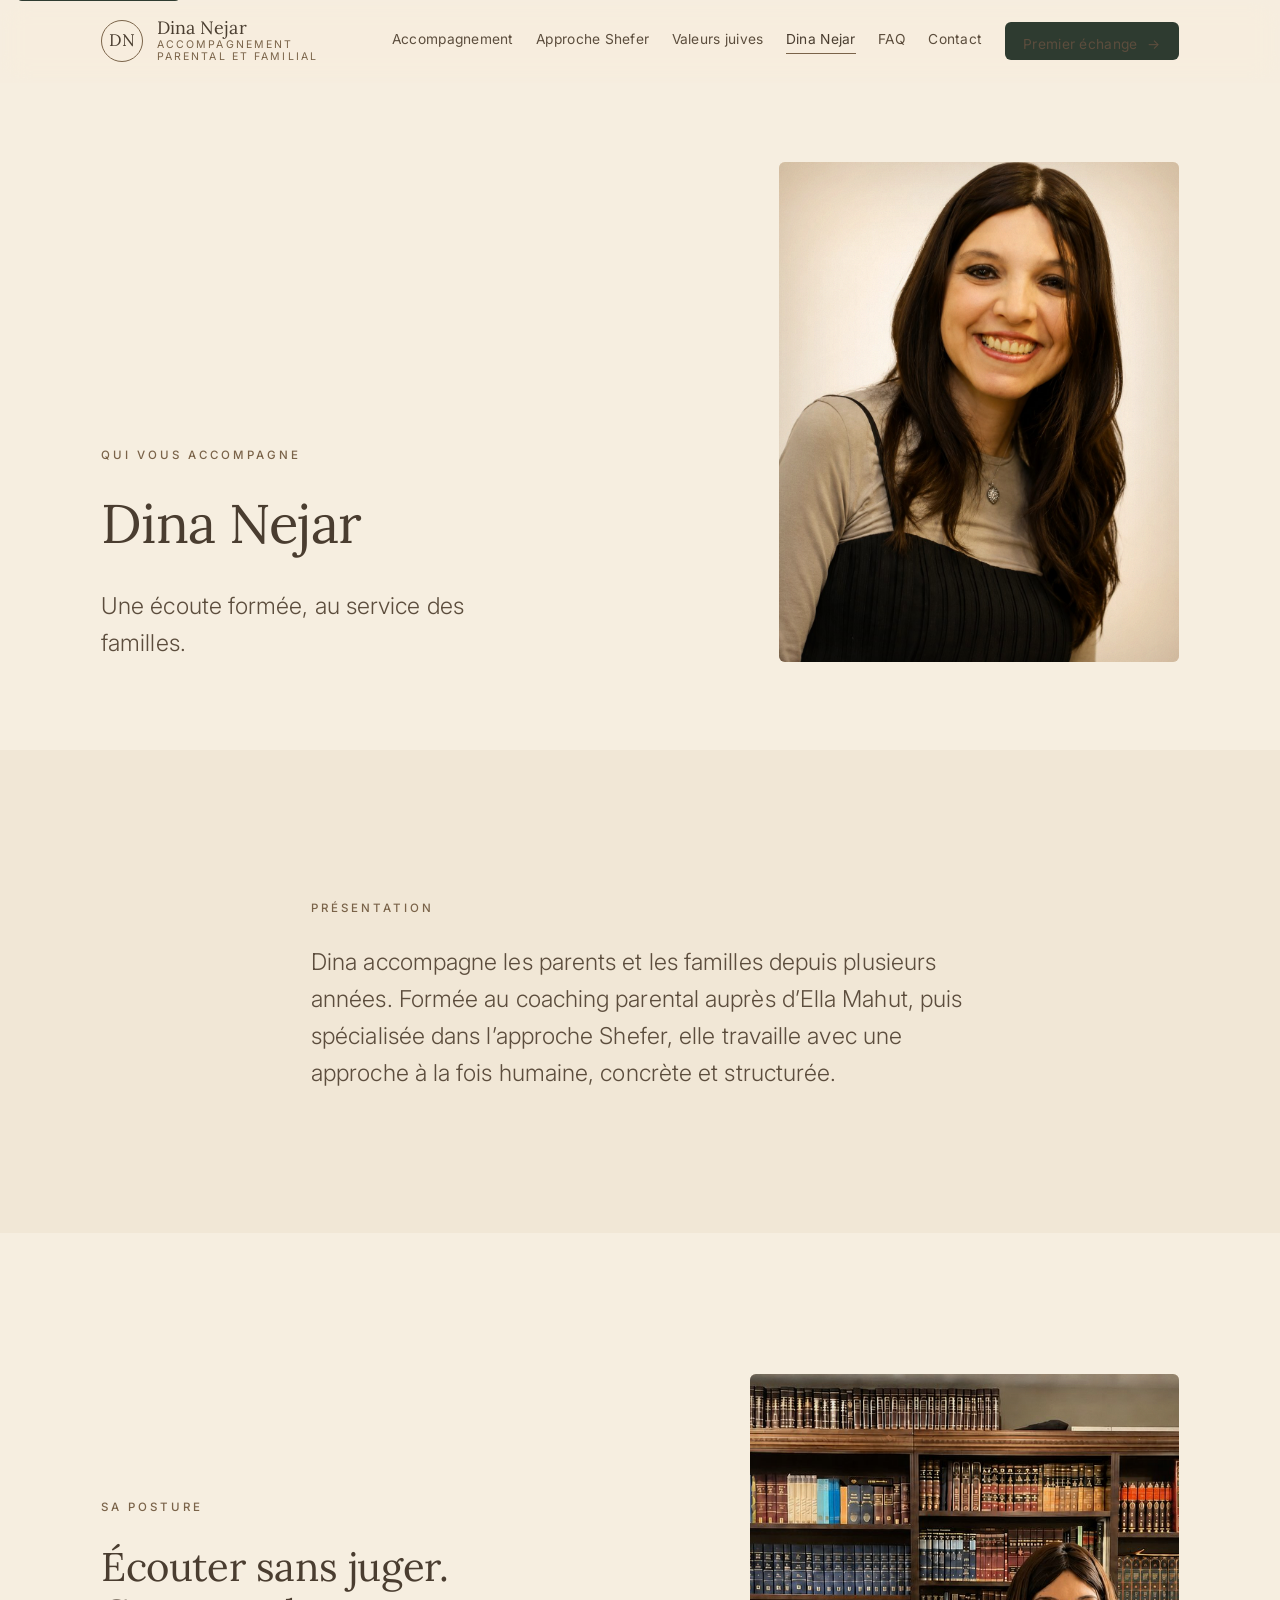
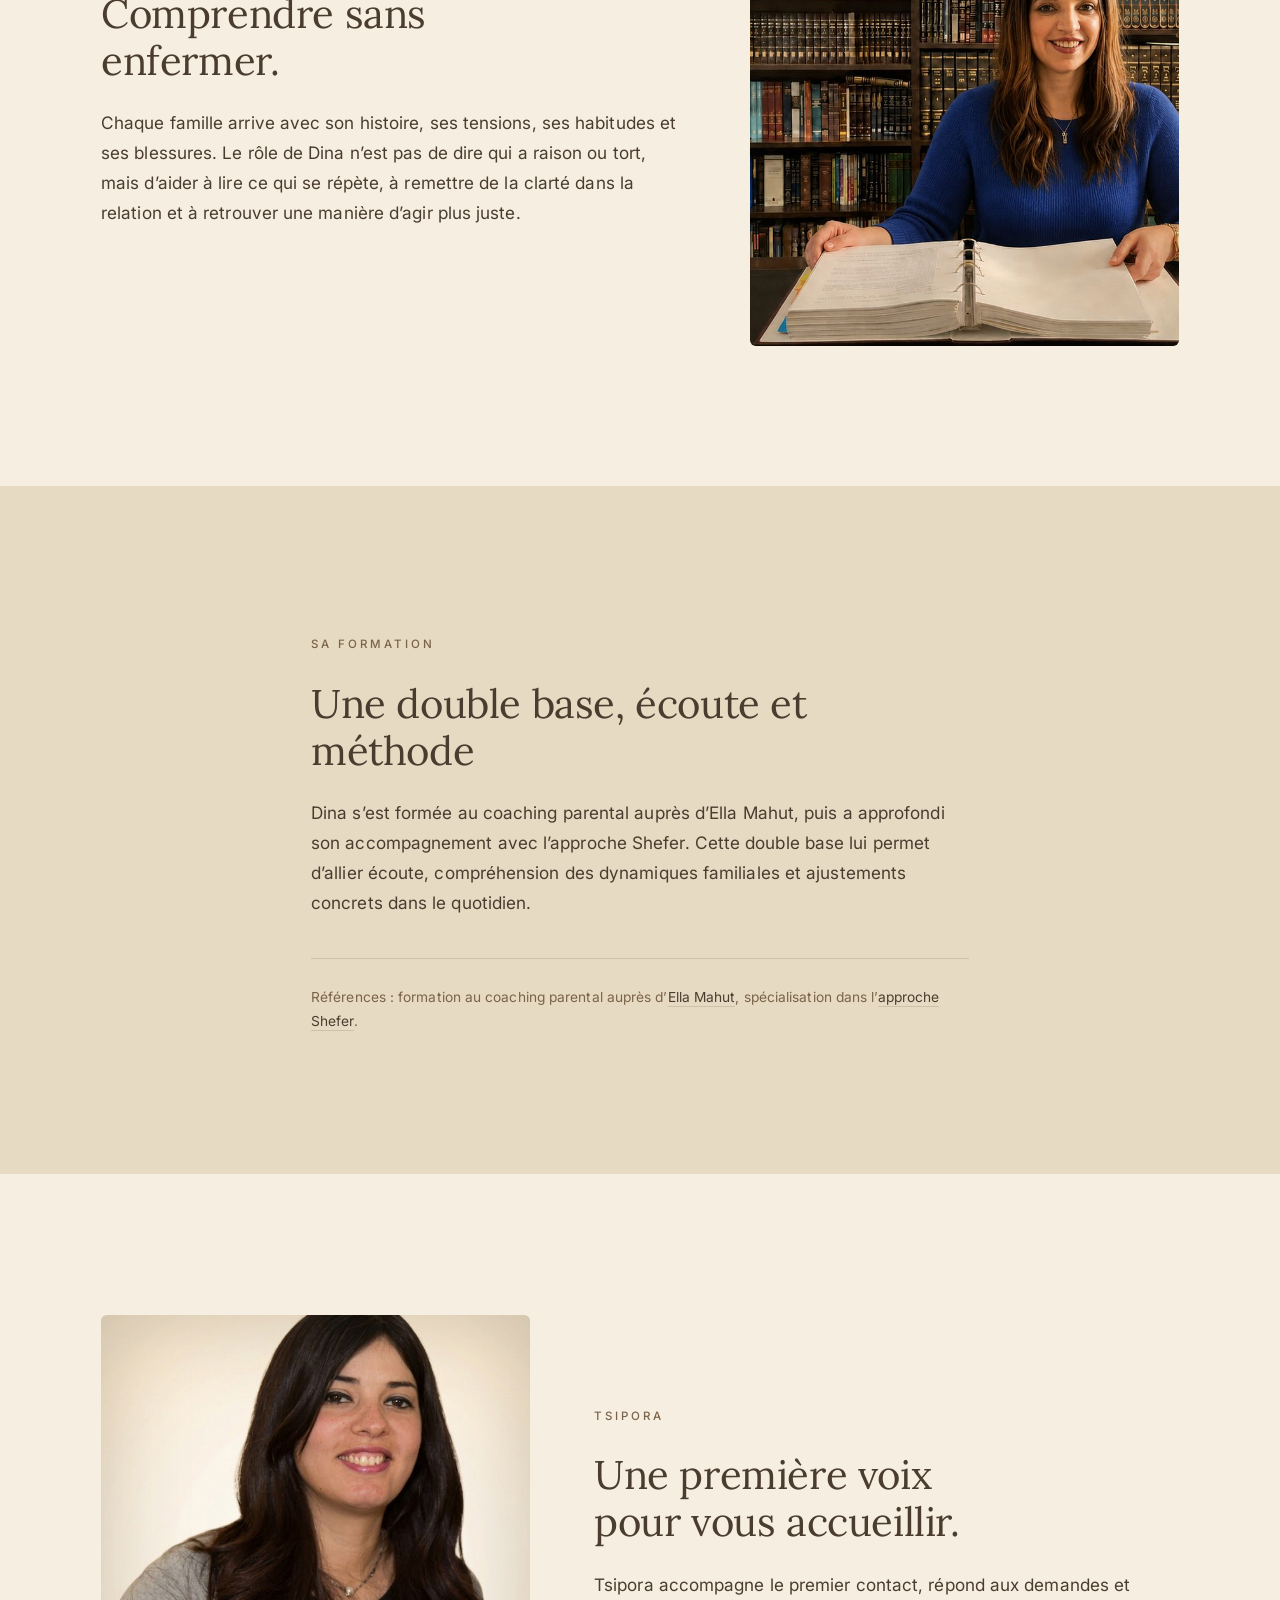
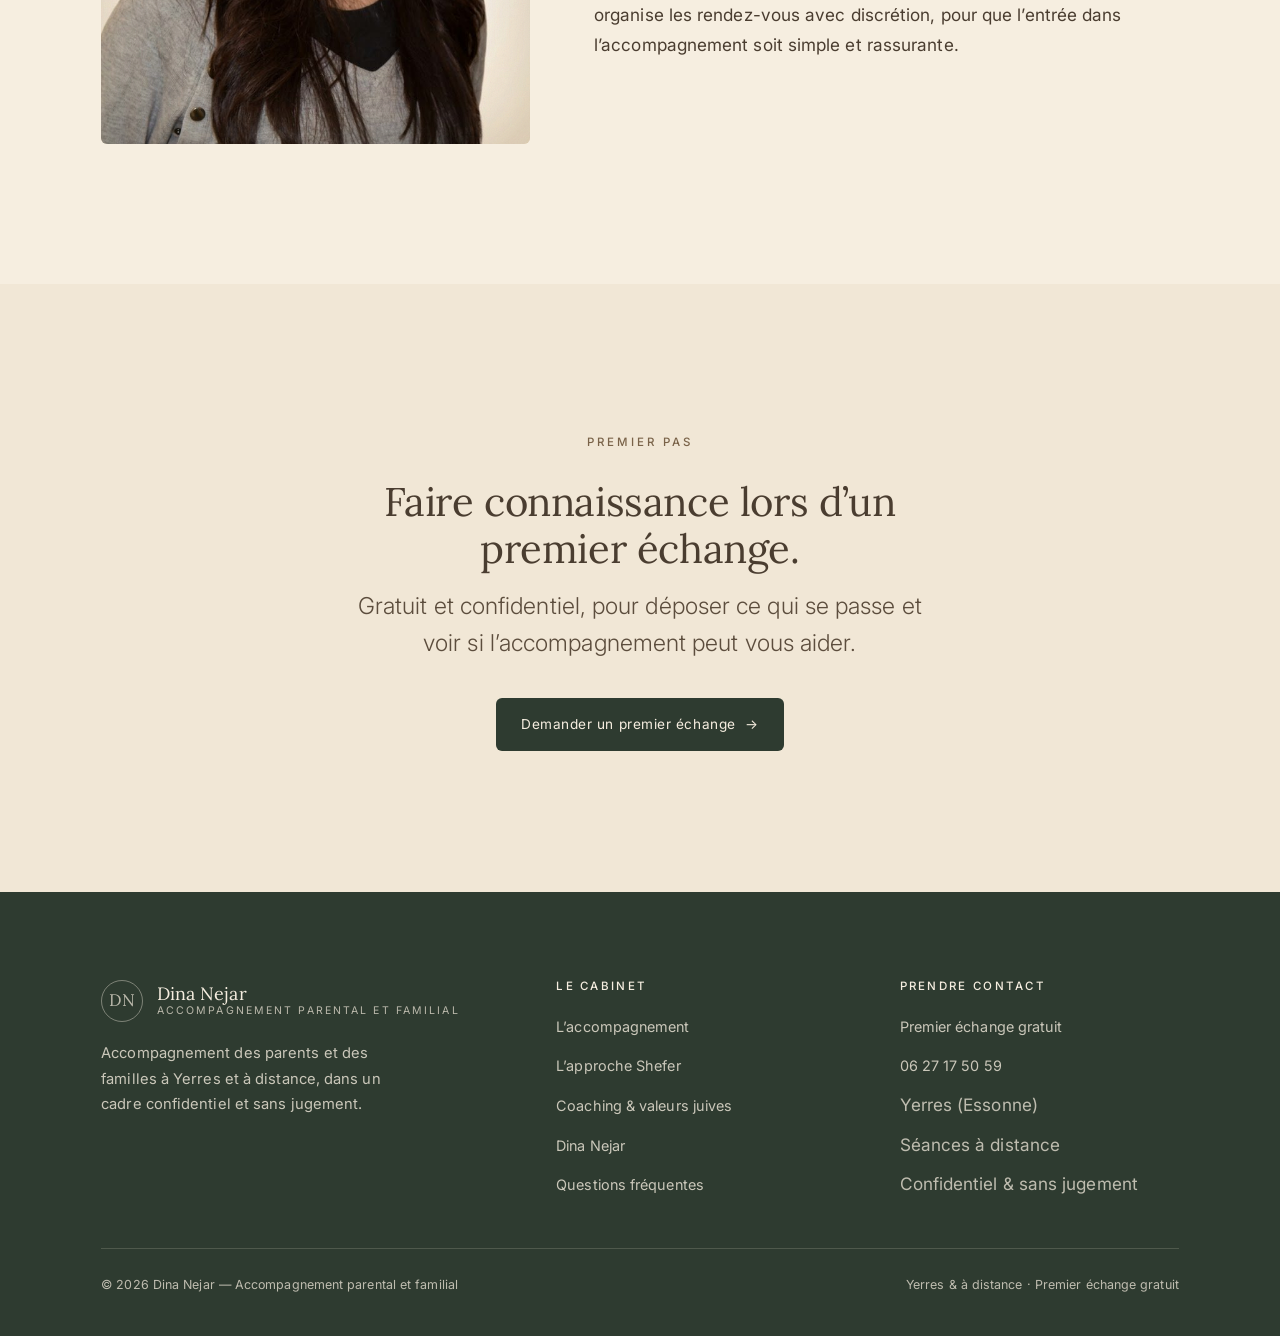
<file: dina-nejar.html>
<!DOCTYPE html>
<html lang="fr">
<head>
  <meta charset="utf-8" />
  <meta name="viewport" content="width=device-width, initial-scale=1" />
  <title>Dina Nejar — accompagnement parental, formée auprès d’Ella Mahut</title>
  <meta name="description" content="Dina Nejar, accompagnante parentale et familiale à Yerres et à distance. Formée au coaching parental auprès d’Ella Mahut et spécialisée dans l’approche Shefer. Écouter sans juger, comprendre sans enfermer." />
  <!-- TODO : confirmer le domaine définitif (canonical + og:url) -->
  <link rel="canonical" href="https://coaching-5.vercel.app/dina-nejar.html" />
  <meta property="og:type" content="profile" />
  <meta property="og:locale" content="fr_FR" />
  <meta property="og:site_name" content="Dina Nejar — Accompagnement parental et familial" />
  <meta property="og:title" content="Dina Nejar — accompagnante parentale et familiale" />
  <meta property="og:description" content="Formée au coaching parental auprès d’Ella Mahut, spécialisée dans l’approche Shefer. À Yerres et à distance." />
  <meta property="og:url" content="https://coaching-5.vercel.app/dina-nejar.html" />
  <link rel="icon" href="data:image/svg+xml,%3Csvg xmlns='http://www.w3.org/2000/svg' viewBox='0 0 64 64'%3E%3Ccircle cx='32' cy='32' r='30' fill='%232E3B30'/%3E%3Ctext x='32' y='41' text-anchor='middle' font-family='Georgia,serif' font-size='24' fill='%23F6EEE0'%3EDN%3C/text%3E%3C/svg%3E" />
  <script>document.documentElement.classList.add('js');</script>
  <link rel="preconnect" href="https://fonts.googleapis.com" />
  <link rel="preconnect" href="https://fonts.gstatic.com" crossorigin />
  <link rel="stylesheet" href="https://fonts.googleapis.com/css2?family=Lora:ital,wght@0,400;0,500;0,600;1,400;1,500&amp;family=Inter:wght@300;400;500;600&amp;display=swap" />
  <link rel="stylesheet" href="assets/css/styles.css" />
</head>
<body>
  <a class="skip-link" href="#main">Aller au contenu</a>

  <header class="site-header">
    <div class="wrap header-inner">
      <a class="brand" href="index.html" aria-label="Dina Nejar — accueil">
        <span class="brand__mark">DN</span>
        <span class="brand__text">
          <span class="brand__name">Dina Nejar</span>
          <span class="brand__role">Accompagnement parental et familial</span>
        </span>
      </a>
      <nav class="nav" id="primary-nav" aria-label="Navigation principale">
        <a class="navlink" href="accompagnement.html">Accompagnement</a>
        <a class="navlink" href="approche-shefer.html">Approche Shefer</a>
        <a class="navlink" href="valeurs-juives.html">Valeurs juives</a>
        <a class="navlink" href="dina-nejar.html" aria-current="page">Dina Nejar</a>
        <a class="navlink" href="faq.html">FAQ</a>
        <a class="navlink" href="contact.html">Contact</a>
        <a class="btn btn--solid header-cta" href="contact.html">Premier échange <span class="arrow">&rarr;</span></a>
      </nav>
      <button class="nav-toggle" aria-label="Ouvrir le menu" aria-expanded="false" aria-controls="primary-nav">
        <span></span><span></span><span></span>
      </button>
    </div>
  </header>
  <div class="nav-scrim" aria-hidden="true"></div>

  <main id="main">

    <!-- Hero -->
    <section class="page-hero">
      <div class="wrap">
        <div class="split split--6040" style="align-items:end">
          <div>
            <span class="eyebrow" data-reveal>Qui vous accompagne</span>
            <h1 data-reveal style="--d:80ms">Dina Nejar</h1>
            <p class="lead" data-reveal style="--d:160ms">Une écoute formée, au service des familles.</p>
          </div>
          <div data-reveal="image">
            <figure class="media media--portrait media--photo" style="max-width:400px; margin-left:auto">
              <img class="media__img" src="assets/img/dina-portrait.jpg" alt="Portrait de Dina Nejar" fetchpriority="high" />
              <div class="media__grain"></div>
              <div class="media__vignette"></div>
            </figure>
          </div>
        </div>
      </div>
    </section>

    <!-- 1 · Présentation -->
    <section class="section bg-ivory-2">
      <div class="wrap wrap--narrow">
        <span class="eyebrow" data-reveal>Présentation</span>
        <p class="lead" data-reveal style="--d:80ms">Dina accompagne les parents et les familles depuis plusieurs années. Formée au coaching parental auprès d’Ella Mahut, puis spécialisée dans l’approche Shefer, elle travaille avec une approche à la fois humaine, concrète et structurée.</p>
      </div>
    </section>

    <!-- 2 · Sa posture -->
    <section class="section">
      <div class="wrap">
        <div class="split split--4060">
          <div>
            <span class="eyebrow" data-reveal>Sa posture</span>
            <h2 data-reveal style="--d:80ms; max-width:14ch">Écouter sans juger. Comprendre sans enfermer.</h2>
            <p data-reveal style="--d:160ms">Chaque famille arrive avec son histoire, ses tensions, ses habitudes et ses blessures. Le rôle de Dina n’est pas de dire qui a raison ou tort, mais d’aider à lire ce qui se répète, à remettre de la clarté dans la relation et à retrouver une manière d’agir plus juste.</p>
          </div>
          <div class="split__media" data-reveal="image">
            <figure class="media media--tall media--photo">
              <img class="media__img" src="assets/img/dina-bibliotheque.jpg" alt="Dina Nejar au travail dans une bibliothèque d’étude" loading="lazy" />
              <div class="media__grain"></div>
              <div class="media__vignette"></div>
            </figure>
          </div>
        </div>
      </div>
    </section>

    <!-- 3 · Sa formation -->
    <section class="section bg-linen">
      <div class="wrap wrap--narrow">
        <span class="eyebrow" data-reveal>Sa formation</span>
        <h2 data-reveal style="--d:80ms">Une double base, écoute et méthode</h2>
        <p data-reveal style="--d:160ms">Dina s’est formée au coaching parental auprès d’Ella Mahut, puis a approfondi son accompagnement avec l’approche Shefer. Cette double base lui permet d’allier écoute, compréhension des dynamiques familiales et ajustements concrets dans le quotidien.</p>
        <div class="refs" data-reveal style="--d:240ms">
          <p>Références&nbsp;: formation au coaching parental auprès d’<a href="https://ella-mahut.com" target="_blank" rel="noopener noreferrer">Ella Mahut</a>, spécialisation dans l’<a href="https://merkaz-shefer.org/en/parenting-coach-course-group-leader/" target="_blank" rel="noopener noreferrer">approche Shefer</a>.</p>
        </div>
      </div>
    </section>

    <!-- 4 · Tsipora -->
    <section class="section">
      <div class="wrap">
        <div class="split split--6040">
          <div class="split__media" data-reveal="image">
            <figure class="media media--square media--photo">
              <img class="media__img" src="assets/img/tsipora.jpg" alt="Portrait de Tsipora" style="object-position:50% 22%" loading="lazy" />
              <div class="media__grain"></div>
              <div class="media__vignette"></div>
            </figure>
          </div>
          <div>
            <span class="eyebrow" data-reveal>Tsipora</span>
            <h2 data-reveal style="--d:80ms; max-width:16ch">Une première voix pour vous accueillir.</h2>
            <p data-reveal style="--d:160ms">Tsipora accompagne le premier contact, répond aux demandes et organise les rendez-vous avec discrétion, pour que l’entrée dans l’accompagnement soit simple et rassurante.</p>
          </div>
        </div>
      </div>
    </section>

    <!-- 5 · CTA -->
    <section class="section cta-band bg-ivory-2">
      <div class="wrap">
        <span class="eyebrow" data-reveal>Premier pas</span>
        <h2 data-reveal style="--d:80ms">Faire connaissance lors d’un premier échange.</h2>
        <p class="lead" data-reveal style="--d:160ms">Gratuit et confidentiel, pour déposer ce qui se passe et voir si l’accompagnement peut vous aider.</p>
        <a class="btn btn--solid" href="contact.html" data-reveal style="--d:240ms">Demander un premier échange <span class="arrow">&rarr;</span></a>
      </div>
    </section>

  </main>

  <footer class="site-footer">
    <div class="wrap">
      <div class="footer-grid">
        <div class="footer-col">
          <a class="brand" href="index.html" aria-label="Dina Nejar — accueil">
            <span class="brand__mark">DN</span>
            <span class="brand__text">
              <span class="brand__name">Dina Nejar</span>
              <span class="brand__role">Accompagnement parental et familial</span>
            </span>
          </a>
          <p class="footer-intro">Accompagnement des parents et des familles à Yerres et à distance, dans un cadre confidentiel et sans jugement.</p>
        </div>
        <div class="footer-col">
          <h4>Le cabinet</h4>
          <ul>
            <li><a href="accompagnement.html">L’accompagnement</a></li>
            <li><a href="approche-shefer.html">L’approche Shefer</a></li>
            <li><a href="valeurs-juives.html">Coaching &amp; valeurs juives</a></li>
            <li><a href="dina-nejar.html">Dina Nejar</a></li>
            <li><a href="faq.html">Questions fréquentes</a></li>
          </ul>
        </div>
        <div class="footer-col">
          <h4>Prendre contact</h4>
          <ul>
            <li><a href="contact.html">Premier échange gratuit</a></li>
            <li><a href="tel:+33627175059">06&nbsp;27&nbsp;17&nbsp;50&nbsp;59</a></li>
            <li><span class="muted">Yerres (Essonne)</span></li>
            <li><span class="muted">Séances à distance</span></li>
            <li><span class="muted">Confidentiel &amp; sans jugement</span></li>
          </ul>
        </div>
      </div>
      <div class="footer-bottom">
        <span>© <span data-year>2026</span> Dina Nejar — Accompagnement parental et familial</span>
        <span>Yerres &amp; à distance · Premier échange gratuit</span>
      </div>
    </div>
  </footer>

  <script src="assets/js/main.js"></script>
</body>
</html>
</file>
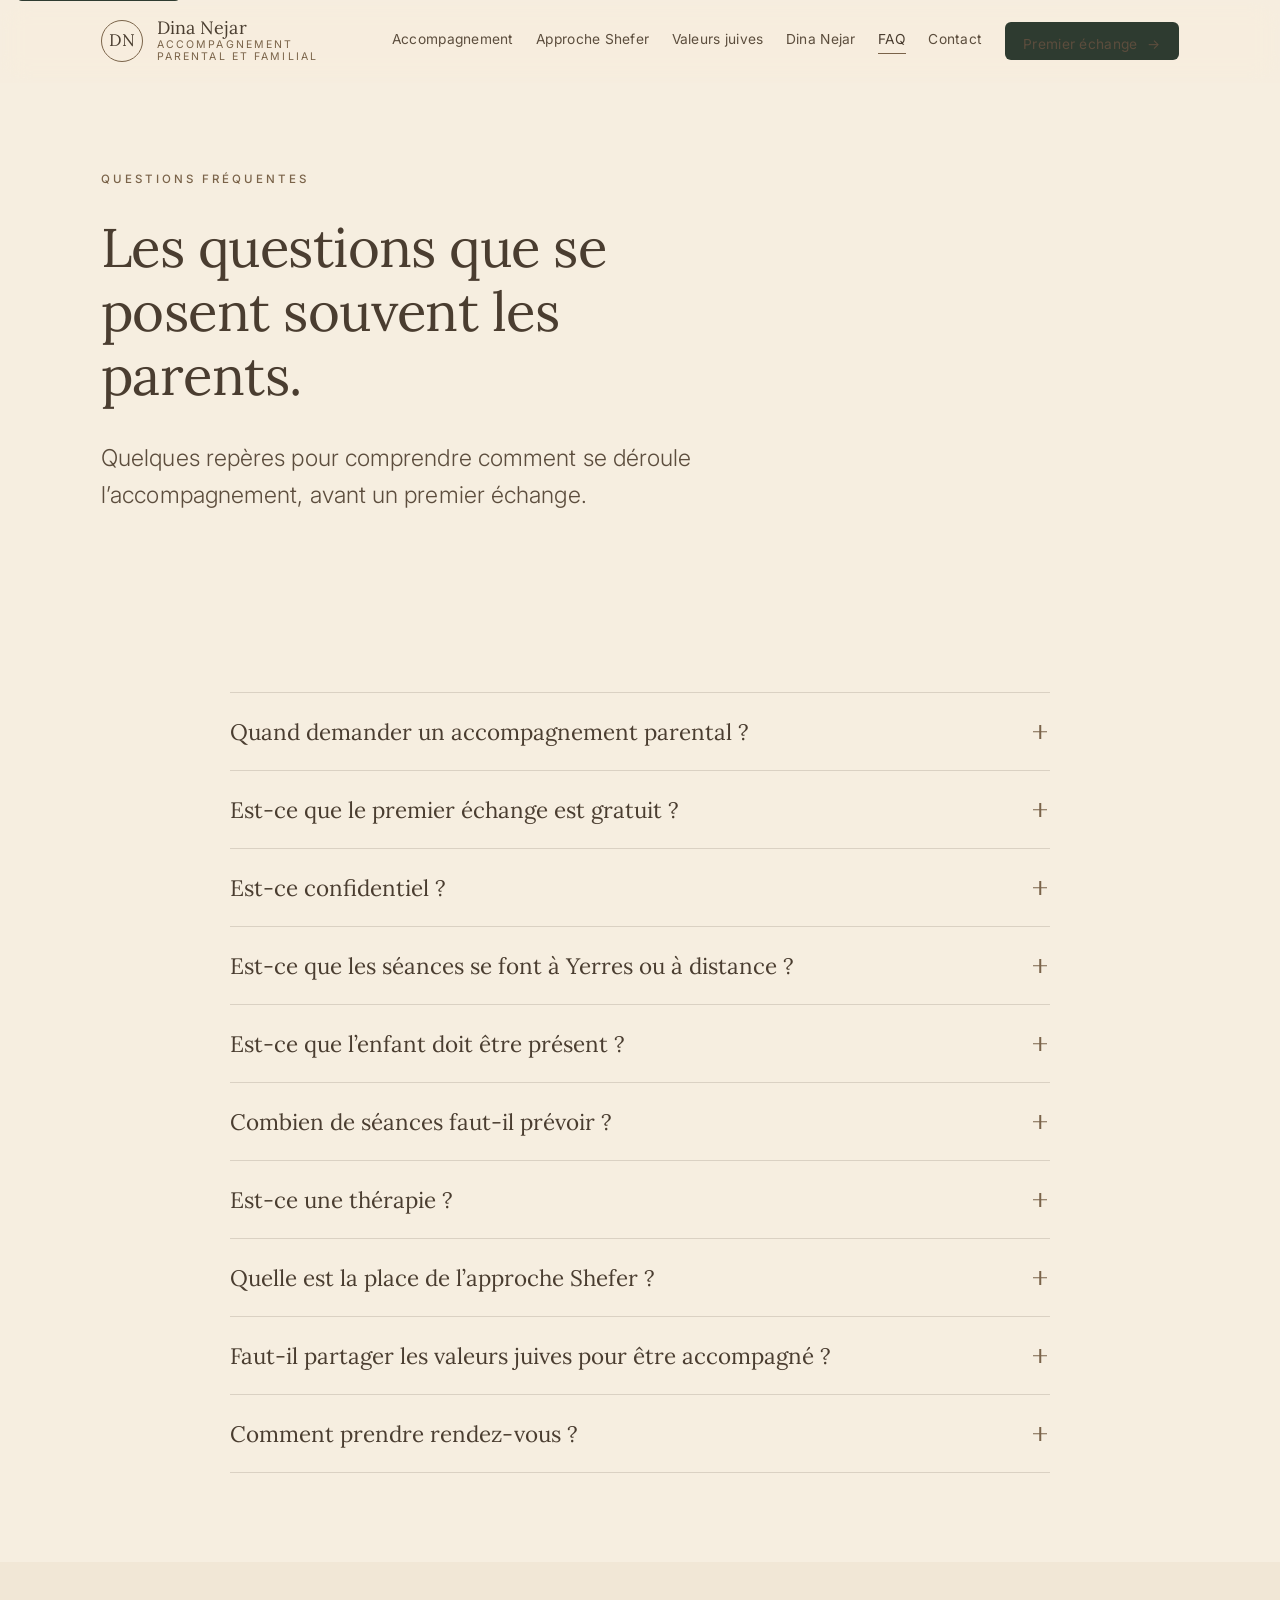
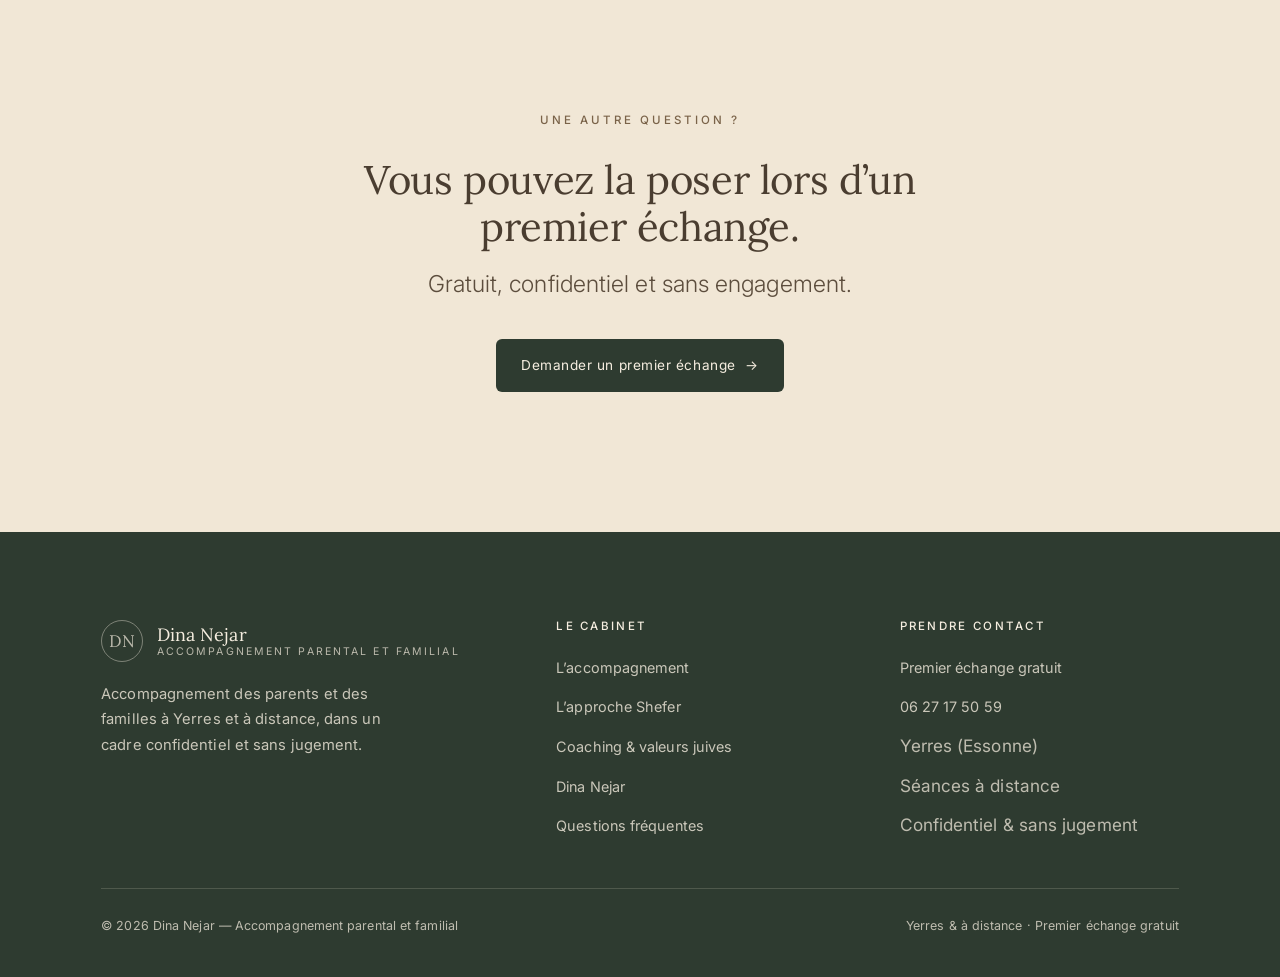
<file: faq.html>
<!DOCTYPE html>
<html lang="fr">
<head>
  <meta charset="utf-8" />
  <meta name="viewport" content="width=device-width, initial-scale=1" />
  <title>Questions fréquentes — Accompagnement parental à Yerres | Dina Nejar</title>
  <meta name="description" content="Réponses aux questions fréquentes sur l’accompagnement parental et familial de Dina Nejar : premier échange gratuit, confidentialité, séances à Yerres ou à distance, place de l’approche Shefer." />
  <!-- TODO : confirmer le domaine définitif (canonical + og:url) -->
  <link rel="canonical" href="https://coaching-5.vercel.app/faq.html" />
  <meta property="og:type" content="website" />
  <meta property="og:locale" content="fr_FR" />
  <meta property="og:site_name" content="Dina Nejar — Accompagnement parental et familial" />
  <meta property="og:title" content="Questions fréquentes | Dina Nejar" />
  <meta property="og:description" content="Premier échange gratuit, confidentialité, séances à Yerres ou à distance : les réponses aux questions les plus courantes." />
  <meta property="og:url" content="https://coaching-5.vercel.app/faq.html" />
  <link rel="icon" href="data:image/svg+xml,%3Csvg xmlns='http://www.w3.org/2000/svg' viewBox='0 0 64 64'%3E%3Ccircle cx='32' cy='32' r='30' fill='%232E3B30'/%3E%3Ctext x='32' y='41' text-anchor='middle' font-family='Georgia,serif' font-size='24' fill='%23F6EEE0'%3EDN%3C/text%3E%3C/svg%3E" />
  <script>document.documentElement.classList.add('js');</script>
  <link rel="preconnect" href="https://fonts.googleapis.com" />
  <link rel="preconnect" href="https://fonts.gstatic.com" crossorigin />
  <link rel="stylesheet" href="https://fonts.googleapis.com/css2?family=Lora:ital,wght@0,400;0,500;0,600;1,400;1,500&amp;family=Inter:wght@300;400;500;600&amp;display=swap" />
  <link rel="stylesheet" href="assets/css/styles.css" />
  <script type="application/ld+json">
  {
    "@context": "https://schema.org",
    "@type": "FAQPage",
    "mainEntity": [
      { "@type": "Question", "name": "Quand demander un accompagnement parental ?", "acceptedAnswer": { "@type": "Answer", "text": "Lorsque les tensions se répètent, que le dialogue semble bloqué, ou que vous avez le sentiment de ne plus savoir comment réagir. Il n'y a pas besoin d'attendre une crise majeure : un accompagnement peut aider dès que la relation devient une source de fatigue ou d'inquiétude." } },
      { "@type": "Question", "name": "Est-ce que le premier échange est gratuit ?", "acceptedAnswer": { "@type": "Answer", "text": "Oui. Le premier échange est gratuit et sans engagement. Il permet de déposer votre situation, de poser vos questions et de voir, ensemble, si l'accompagnement vous correspond." } },
      { "@type": "Question", "name": "Est-ce confidentiel ?", "acceptedAnswer": { "@type": "Answer", "text": "Oui. Ce qui se dit dans le cadre de l'accompagnement reste confidentiel. Vous pouvez parler librement de ce que vous traversez, dans un cadre discret et respectueux." } },
      { "@type": "Question", "name": "Est-ce que les séances se font à Yerres ou à distance ?", "acceptedAnswer": { "@type": "Answer", "text": "Les deux sont possibles. Les séances peuvent avoir lieu à Yerres, en présentiel, ou à distance par visioconférence, selon ce qui est le plus simple et le plus confortable pour vous." } },
      { "@type": "Question", "name": "Est-ce que l'enfant doit être présent ?", "acceptedAnswer": { "@type": "Answer", "text": "Pas nécessairement. L'accompagnement s'adresse avant tout aux parents et à leur posture. La présence de l'enfant n'est pas indispensable et dépend de chaque situation ; elle se décide au cas par cas." } },
      { "@type": "Question", "name": "Combien de séances faut-il prévoir ?", "acceptedAnswer": { "@type": "Answer", "text": "Cela dépend de votre situation et de ce que vous souhaitez. Certaines familles avancent en quelques séances, d'autres préfèrent un suivi plus régulier. Le rythme se définit ensemble, sans engagement imposé à l'avance." } },
      { "@type": "Question", "name": "Est-ce une thérapie ?", "acceptedAnswer": { "@type": "Answer", "text": "Non. L'accompagnement proposé n'est pas une psychothérapie et ne remplace pas un suivi médical ou psychologique lorsque celui-ci est nécessaire. Il s'agit d'un accompagnement parental et familial centré sur la relation, la posture parentale et les situations concrètes du quotidien." } },
      { "@type": "Question", "name": "Quelle est la place de l'approche Shefer ?", "acceptedAnswer": { "@type": "Answer", "text": "L'approche Shefer offre une lecture des dynamiques familiales et relationnelles. Dina s'en inspire pour aider à comprendre ce qui se répète dans la relation, sans plaquer une théorie sur les situations. Elle est intégrée à un accompagnement concret et adapté à chaque famille." } },
      { "@type": "Question", "name": "Faut-il partager les valeurs juives pour être accompagné ?", "acceptedAnswer": { "@type": "Answer", "text": "Non. L'accompagnement est ouvert à toutes les familles. Pour celles qui le souhaitent, il peut tenir compte d'une sensibilité aux valeurs juives — la transmission, le cadre, la pudeur — mais ce n'est jamais une condition, ni un enseignement imposé." } },
      { "@type": "Question", "name": "Comment prendre rendez-vous ?", "acceptedAnswer": { "@type": "Answer", "text": "Il suffit de remplir le formulaire de contact en quelques mots. Tsipora vous recontactera avec discrétion pour convenir d'un premier échange, à Yerres ou à distance." } }
    ]
  }
  </script>
</head>
<body>
  <a class="skip-link" href="#main">Aller au contenu</a>

  <header class="site-header">
    <div class="wrap header-inner">
      <a class="brand" href="index.html" aria-label="Dina Nejar — accueil">
        <span class="brand__mark">DN</span>
        <span class="brand__text">
          <span class="brand__name">Dina Nejar</span>
          <span class="brand__role">Accompagnement parental et familial</span>
        </span>
      </a>
      <nav class="nav" id="primary-nav" aria-label="Navigation principale">
        <a class="navlink" href="accompagnement.html">Accompagnement</a>
        <a class="navlink" href="approche-shefer.html">Approche Shefer</a>
        <a class="navlink" href="valeurs-juives.html">Valeurs juives</a>
        <a class="navlink" href="dina-nejar.html">Dina Nejar</a>
        <a class="navlink" href="faq.html" aria-current="page">FAQ</a>
        <a class="navlink" href="contact.html">Contact</a>
        <a class="btn btn--solid header-cta" href="contact.html">Premier échange <span class="arrow">&rarr;</span></a>
      </nav>
      <button class="nav-toggle" aria-label="Ouvrir le menu" aria-expanded="false" aria-controls="primary-nav">
        <span></span><span></span><span></span>
      </button>
    </div>
  </header>
  <div class="nav-scrim" aria-hidden="true"></div>

  <main id="main">

    <section class="page-hero">
      <div class="wrap">
        <span class="eyebrow" data-reveal>Questions fréquentes</span>
        <h1 data-reveal style="--d:80ms; max-width:18ch">Les questions que se posent souvent les parents.</h1>
        <p class="lead" data-reveal style="--d:160ms">Quelques repères pour comprendre comment se déroule l’accompagnement, avant un premier échange.</p>
      </div>
    </section>

    <section class="section--tight">
      <div class="wrap">
        <div class="faq">

          <div class="faq__item" data-reveal>
            <h2 style="margin:0">
              <button class="faq__q" aria-expanded="false" aria-controls="faq-1" id="faqb-1">
                Quand demander un accompagnement parental ?
                <span class="faq__icon" aria-hidden="true"></span>
              </button>
            </h2>
            <div class="faq__a" id="faq-1" role="region" aria-labelledby="faqb-1">
              <div class="faq__a-inner"><p>Lorsque les tensions se répètent, que le dialogue semble bloqué, ou que vous avez le sentiment de ne plus savoir comment réagir. Il n’y a pas besoin d’attendre une crise majeure : un accompagnement peut aider dès que la relation devient une source de fatigue ou d’inquiétude.</p></div>
            </div>
          </div>

          <div class="faq__item" data-reveal>
            <h2 style="margin:0">
              <button class="faq__q" aria-expanded="false" aria-controls="faq-2" id="faqb-2">
                Est-ce que le premier échange est gratuit ?
                <span class="faq__icon" aria-hidden="true"></span>
              </button>
            </h2>
            <div class="faq__a" id="faq-2" role="region" aria-labelledby="faqb-2">
              <div class="faq__a-inner"><p>Oui. Le premier échange est gratuit et sans engagement. Il permet de déposer votre situation, de poser vos questions et de voir, ensemble, si l’accompagnement vous correspond.</p></div>
            </div>
          </div>

          <div class="faq__item" data-reveal>
            <h2 style="margin:0">
              <button class="faq__q" aria-expanded="false" aria-controls="faq-3" id="faqb-3">
                Est-ce confidentiel ?
                <span class="faq__icon" aria-hidden="true"></span>
              </button>
            </h2>
            <div class="faq__a" id="faq-3" role="region" aria-labelledby="faqb-3">
              <div class="faq__a-inner"><p>Oui. Ce qui se dit dans le cadre de l’accompagnement reste confidentiel. Vous pouvez parler librement de ce que vous traversez, dans un cadre discret et respectueux.</p></div>
            </div>
          </div>

          <div class="faq__item" data-reveal>
            <h2 style="margin:0">
              <button class="faq__q" aria-expanded="false" aria-controls="faq-4" id="faqb-4">
                Est-ce que les séances se font à Yerres ou à distance ?
                <span class="faq__icon" aria-hidden="true"></span>
              </button>
            </h2>
            <div class="faq__a" id="faq-4" role="region" aria-labelledby="faqb-4">
              <div class="faq__a-inner"><p>Les deux sont possibles. Les séances peuvent avoir lieu à Yerres, en présentiel, ou à distance par visioconférence, selon ce qui est le plus simple et le plus confortable pour vous.</p></div>
            </div>
          </div>

          <div class="faq__item" data-reveal>
            <h2 style="margin:0">
              <button class="faq__q" aria-expanded="false" aria-controls="faq-5" id="faqb-5">
                Est-ce que l’enfant doit être présent ?
                <span class="faq__icon" aria-hidden="true"></span>
              </button>
            </h2>
            <div class="faq__a" id="faq-5" role="region" aria-labelledby="faqb-5">
              <div class="faq__a-inner"><p>Pas nécessairement. L’accompagnement s’adresse avant tout aux parents et à leur posture. La présence de l’enfant n’est pas indispensable et dépend de chaque situation ; elle se décide au cas par cas.</p></div>
            </div>
          </div>

          <div class="faq__item" data-reveal>
            <h2 style="margin:0">
              <button class="faq__q" aria-expanded="false" aria-controls="faq-6" id="faqb-6">
                Combien de séances faut-il prévoir ?
                <span class="faq__icon" aria-hidden="true"></span>
              </button>
            </h2>
            <div class="faq__a" id="faq-6" role="region" aria-labelledby="faqb-6">
              <div class="faq__a-inner"><p>Cela dépend de votre situation et de ce que vous souhaitez. Certaines familles avancent en quelques séances, d’autres préfèrent un suivi plus régulier. Le rythme se définit ensemble, sans engagement imposé à l’avance.</p></div>
            </div>
          </div>

          <div class="faq__item" data-reveal>
            <h2 style="margin:0">
              <button class="faq__q" aria-expanded="false" aria-controls="faq-7" id="faqb-7">
                Est-ce une thérapie ?
                <span class="faq__icon" aria-hidden="true"></span>
              </button>
            </h2>
            <div class="faq__a" id="faq-7" role="region" aria-labelledby="faqb-7">
              <div class="faq__a-inner"><p>Non. L’accompagnement proposé n’est pas une psychothérapie et ne remplace pas un suivi médical ou psychologique lorsque celui-ci est nécessaire. Il s’agit d’un accompagnement parental et familial centré sur la relation, la posture parentale et les situations concrètes du quotidien.</p></div>
            </div>
          </div>

          <div class="faq__item" data-reveal>
            <h2 style="margin:0">
              <button class="faq__q" aria-expanded="false" aria-controls="faq-8" id="faqb-8">
                Quelle est la place de l’approche Shefer ?
                <span class="faq__icon" aria-hidden="true"></span>
              </button>
            </h2>
            <div class="faq__a" id="faq-8" role="region" aria-labelledby="faqb-8">
              <div class="faq__a-inner"><p>L’approche Shefer offre une lecture des dynamiques familiales et relationnelles. Dina s’en inspire pour aider à comprendre ce qui se répète dans la relation, sans plaquer une théorie sur les situations. Elle est intégrée à un accompagnement concret et adapté à chaque famille.</p></div>
            </div>
          </div>

          <div class="faq__item" data-reveal>
            <h2 style="margin:0">
              <button class="faq__q" aria-expanded="false" aria-controls="faq-9" id="faqb-9">
                Faut-il partager les valeurs juives pour être accompagné ?
                <span class="faq__icon" aria-hidden="true"></span>
              </button>
            </h2>
            <div class="faq__a" id="faq-9" role="region" aria-labelledby="faqb-9">
              <div class="faq__a-inner"><p>Non. L’accompagnement est ouvert à toutes les familles. Pour celles qui le souhaitent, il peut tenir compte d’une sensibilité aux valeurs juives — la transmission, le cadre, la pudeur — mais ce n’est jamais une condition, ni un enseignement imposé.</p></div>
            </div>
          </div>

          <div class="faq__item" data-reveal>
            <h2 style="margin:0">
              <button class="faq__q" aria-expanded="false" aria-controls="faq-10" id="faqb-10">
                Comment prendre rendez-vous ?
                <span class="faq__icon" aria-hidden="true"></span>
              </button>
            </h2>
            <div class="faq__a" id="faq-10" role="region" aria-labelledby="faqb-10">
              <div class="faq__a-inner"><p>Il suffit de remplir le formulaire de contact en quelques mots. Tsipora vous recontactera avec discrétion pour convenir d’un premier échange, à Yerres ou à distance.</p></div>
            </div>
          </div>

        </div>
      </div>
    </section>

    <section class="section cta-band bg-ivory-2">
      <div class="wrap">
        <span class="eyebrow" data-reveal>Une autre question ?</span>
        <h2 data-reveal style="--d:80ms">Vous pouvez la poser lors d’un premier échange.</h2>
        <p class="lead" data-reveal style="--d:160ms">Gratuit, confidentiel et sans engagement.</p>
        <a class="btn btn--solid" href="contact.html" data-reveal style="--d:240ms">Demander un premier échange <span class="arrow">&rarr;</span></a>
      </div>
    </section>

  </main>

  <footer class="site-footer">
    <div class="wrap">
      <div class="footer-grid">
        <div class="footer-col">
          <a class="brand" href="index.html" aria-label="Dina Nejar — accueil">
            <span class="brand__mark">DN</span>
            <span class="brand__text">
              <span class="brand__name">Dina Nejar</span>
              <span class="brand__role">Accompagnement parental et familial</span>
            </span>
          </a>
          <p class="footer-intro">Accompagnement des parents et des familles à Yerres et à distance, dans un cadre confidentiel et sans jugement.</p>
        </div>
        <div class="footer-col">
          <h4>Le cabinet</h4>
          <ul>
            <li><a href="accompagnement.html">L’accompagnement</a></li>
            <li><a href="approche-shefer.html">L’approche Shefer</a></li>
            <li><a href="valeurs-juives.html">Coaching &amp; valeurs juives</a></li>
            <li><a href="dina-nejar.html">Dina Nejar</a></li>
            <li><a href="faq.html">Questions fréquentes</a></li>
          </ul>
        </div>
        <div class="footer-col">
          <h4>Prendre contact</h4>
          <ul>
            <li><a href="contact.html">Premier échange gratuit</a></li>
            <li><a href="tel:+33627175059">06&nbsp;27&nbsp;17&nbsp;50&nbsp;59</a></li>
            <li><span class="muted">Yerres (Essonne)</span></li>
            <li><span class="muted">Séances à distance</span></li>
            <li><span class="muted">Confidentiel &amp; sans jugement</span></li>
          </ul>
        </div>
      </div>
      <div class="footer-bottom">
        <span>© <span data-year>2026</span> Dina Nejar — Accompagnement parental et familial</span>
        <span>Yerres &amp; à distance · Premier échange gratuit</span>
      </div>
    </div>
  </footer>

  <script src="assets/js/main.js"></script>
</body>
</html>
</file>
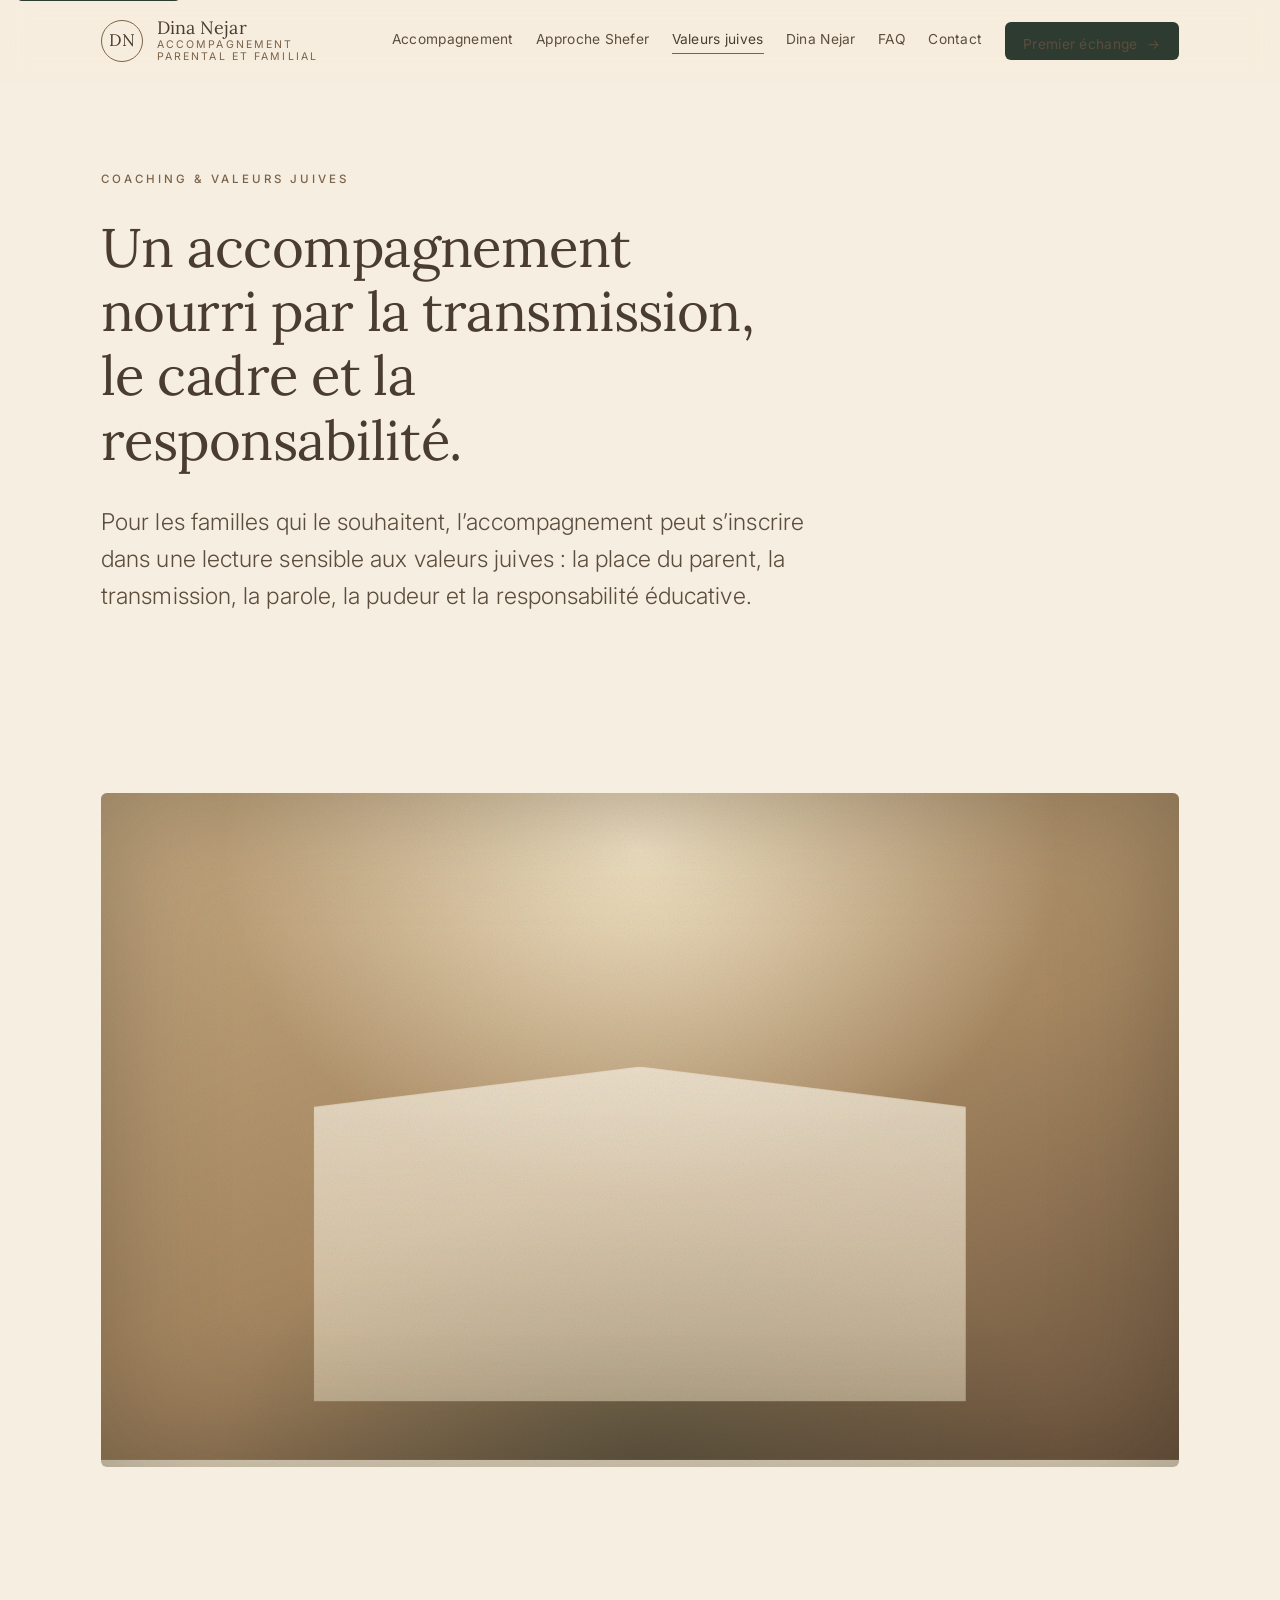
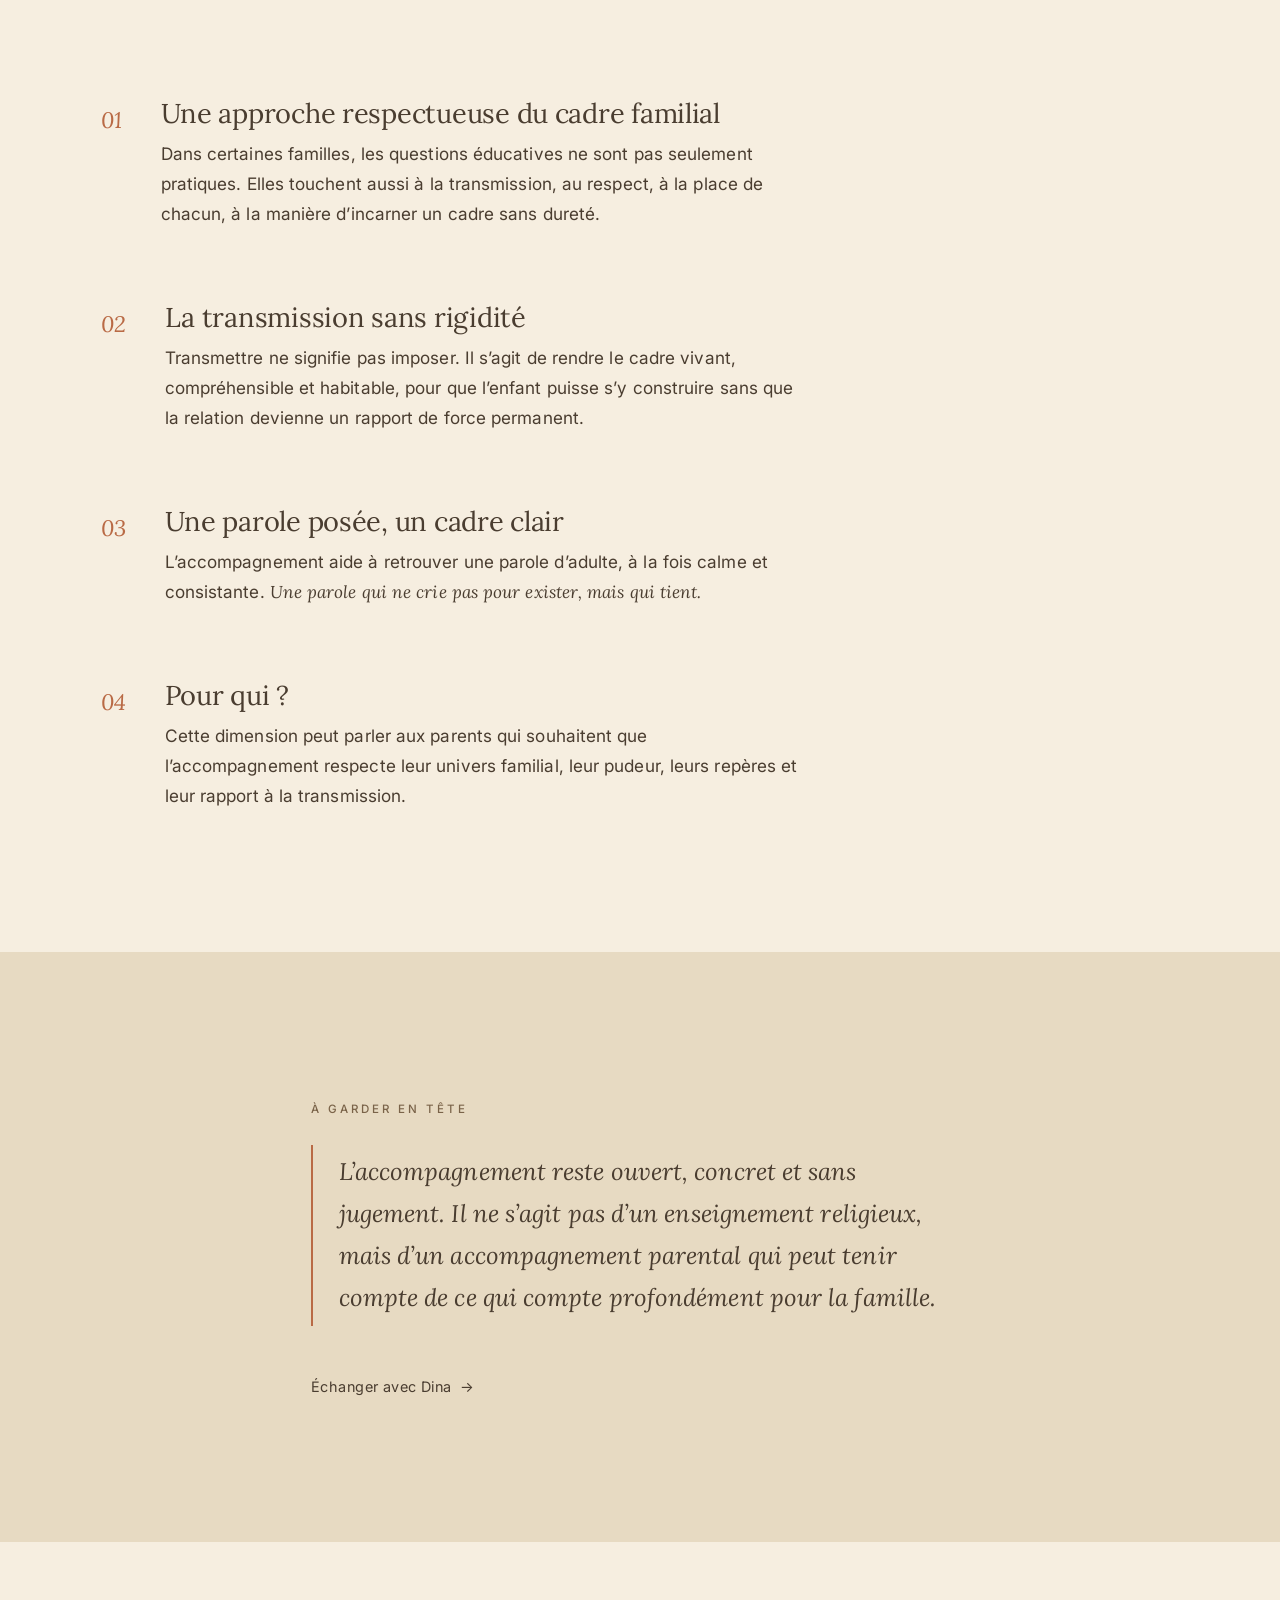
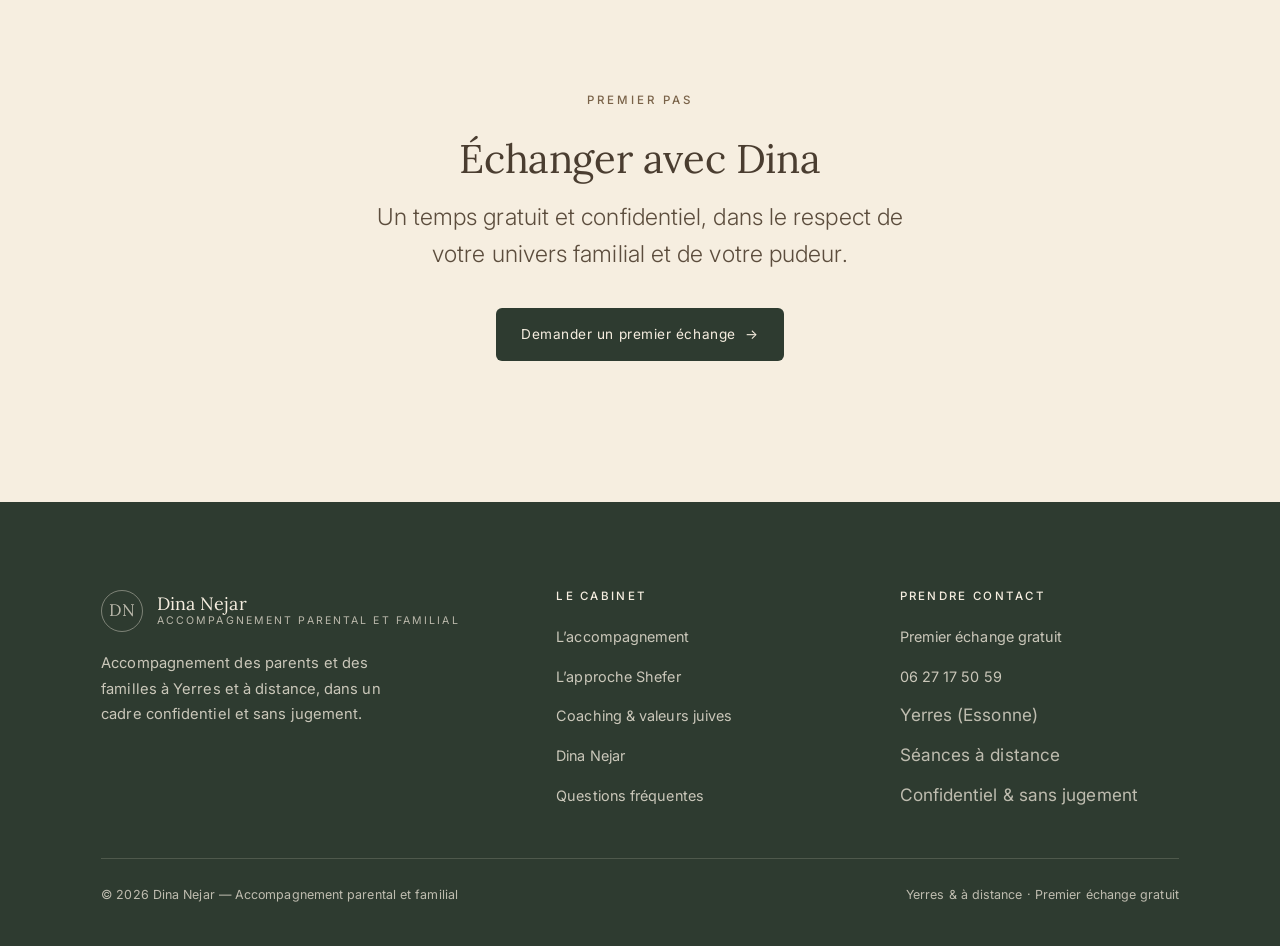
<file: valeurs-juives.html>
<!DOCTYPE html>
<html lang="fr">
<head>
  <meta charset="utf-8" />
  <meta name="viewport" content="width=device-width, initial-scale=1" />
  <title>Coaching parental et valeurs juives — transmission &amp; cadre | Dina Nejar</title>
  <meta name="description" content="Un accompagnement parental nourri par les valeurs juives : transmission, cadre, parole et responsabilité éducative. Ouvert, concret et sans jugement — il ne s’agit pas d’un enseignement religieux." />
  <!-- TODO : confirmer le domaine définitif (canonical + og:url) -->
  <link rel="canonical" href="https://coaching-5.vercel.app/valeurs-juives.html" />
  <meta property="og:type" content="website" />
  <meta property="og:locale" content="fr_FR" />
  <meta property="og:site_name" content="Dina Nejar — Accompagnement parental et familial" />
  <meta property="og:title" content="Coaching parental et valeurs juives | Dina Nejar" />
  <meta property="og:description" content="Transmission, cadre, parole et responsabilité éducative : un accompagnement ouvert, concret et sans jugement." />
  <meta property="og:url" content="https://coaching-5.vercel.app/valeurs-juives.html" />
  <link rel="icon" href="data:image/svg+xml,%3Csvg xmlns='http://www.w3.org/2000/svg' viewBox='0 0 64 64'%3E%3Ccircle cx='32' cy='32' r='30' fill='%232E3B30'/%3E%3Ctext x='32' y='41' text-anchor='middle' font-family='Georgia,serif' font-size='24' fill='%23F6EEE0'%3EDN%3C/text%3E%3C/svg%3E" />
  <script>document.documentElement.classList.add('js');</script>
  <link rel="preconnect" href="https://fonts.googleapis.com" />
  <link rel="preconnect" href="https://fonts.gstatic.com" crossorigin />
  <link rel="stylesheet" href="https://fonts.googleapis.com/css2?family=Lora:ital,wght@0,400;0,500;0,600;1,400;1,500&amp;family=Inter:wght@300;400;500;600&amp;display=swap" />
  <link rel="stylesheet" href="assets/css/styles.css" />
</head>
<body>
  <a class="skip-link" href="#main">Aller au contenu</a>

  <header class="site-header">
    <div class="wrap header-inner">
      <a class="brand" href="index.html" aria-label="Dina Nejar — accueil">
        <span class="brand__mark">DN</span>
        <span class="brand__text">
          <span class="brand__name">Dina Nejar</span>
          <span class="brand__role">Accompagnement parental et familial</span>
        </span>
      </a>
      <nav class="nav" id="primary-nav" aria-label="Navigation principale">
        <a class="navlink" href="accompagnement.html">Accompagnement</a>
        <a class="navlink" href="approche-shefer.html">Approche Shefer</a>
        <a class="navlink" href="valeurs-juives.html" aria-current="page">Valeurs juives</a>
        <a class="navlink" href="dina-nejar.html">Dina Nejar</a>
        <a class="navlink" href="faq.html">FAQ</a>
        <a class="navlink" href="contact.html">Contact</a>
        <a class="btn btn--solid header-cta" href="contact.html">Premier échange <span class="arrow">&rarr;</span></a>
      </nav>
      <button class="nav-toggle" aria-label="Ouvrir le menu" aria-expanded="false" aria-controls="primary-nav">
        <span></span><span></span><span></span>
      </button>
    </div>
  </header>
  <div class="nav-scrim" aria-hidden="true"></div>

  <main id="main">

    <section class="page-hero">
      <div class="wrap">
        <span class="eyebrow" data-reveal>Coaching &amp; valeurs juives</span>
        <h1 data-reveal style="--d:80ms; max-width:20ch">Un accompagnement nourri par la transmission, le cadre et la responsabilité.</h1>
        <p class="lead" data-reveal style="--d:160ms">Pour les familles qui le souhaitent, l’accompagnement peut s’inscrire dans une lecture sensible aux valeurs juives : la place du parent, la transmission, la parole, la pudeur et la responsabilité éducative.</p>
      </div>
    </section>

    <section class="section--tight">
      <div class="wrap" data-reveal="image">
        <figure class="media media--wide" data-parallax="0.05">
          <!-- Placeholder visuel — remplacer par la vraie photo : jewish-values-detail -->
          <div class="media__scene scene-values"><div class="media__page"></div></div>
          <div class="media__grain"></div>
          <div class="media__vignette"></div>
        </figure>
      </div>
    </section>

    <section class="section">
      <div class="wrap">
        <div class="narr">
          <div class="narr__item" data-reveal>
            <span class="narr__num">01</span>
            <div>
              <h3>Une approche respectueuse du cadre familial</h3>
              <p class="body">Dans certaines familles, les questions éducatives ne sont pas seulement pratiques. Elles touchent aussi à la transmission, au respect, à la place de chacun, à la manière d’incarner un cadre sans dureté.</p>
            </div>
          </div>
          <div class="narr__item" data-reveal>
            <span class="narr__num">02</span>
            <div>
              <h3>La transmission sans rigidité</h3>
              <p class="body">Transmettre ne signifie pas imposer. Il s’agit de rendre le cadre vivant, compréhensible et habitable, pour que l’enfant puisse s’y construire sans que la relation devienne un rapport de force permanent.</p>
            </div>
          </div>
          <div class="narr__item" data-reveal>
            <span class="narr__num">03</span>
            <div>
              <h3>Une parole posée, un cadre clair</h3>
              <p class="body">L’accompagnement aide à retrouver une parole d’adulte, à la fois calme et consistante. <span class="sensitive">Une parole qui ne crie pas pour exister, mais qui tient.</span></p>
            </div>
          </div>
          <div class="narr__item" data-reveal>
            <span class="narr__num">04</span>
            <div>
              <h3>Pour qui ?</h3>
              <p class="body">Cette dimension peut parler aux parents qui souhaitent que l’accompagnement respecte leur univers familial, leur pudeur, leurs repères et leur rapport à la transmission.</p>
            </div>
          </div>
        </div>
      </div>
    </section>

    <section class="section bg-linen">
      <div class="wrap wrap--narrow">
        <span class="eyebrow" data-reveal>À garder en tête</span>
        <p class="callout" data-reveal style="--d:80ms">L’accompagnement reste ouvert, concret et sans jugement. Il ne s’agit pas d’un enseignement religieux, mais d’un accompagnement parental qui peut tenir compte de ce qui compte profondément pour la famille.</p>
        <a class="tlink mt-l" href="contact.html" data-reveal style="--d:160ms">Échanger avec Dina <span class="arrow">&rarr;</span></a>
      </div>
    </section>

    <section class="section cta-band">
      <div class="wrap">
        <span class="eyebrow" data-reveal>Premier pas</span>
        <h2 data-reveal style="--d:80ms">Échanger avec Dina</h2>
        <p class="lead" data-reveal style="--d:160ms">Un temps gratuit et confidentiel, dans le respect de votre univers familial et de votre pudeur.</p>
        <a class="btn btn--solid" href="contact.html" data-reveal style="--d:240ms">Demander un premier échange <span class="arrow">&rarr;</span></a>
      </div>
    </section>

  </main>

  <footer class="site-footer">
    <div class="wrap">
      <div class="footer-grid">
        <div class="footer-col">
          <a class="brand" href="index.html" aria-label="Dina Nejar — accueil">
            <span class="brand__mark">DN</span>
            <span class="brand__text">
              <span class="brand__name">Dina Nejar</span>
              <span class="brand__role">Accompagnement parental et familial</span>
            </span>
          </a>
          <p class="footer-intro">Accompagnement des parents et des familles à Yerres et à distance, dans un cadre confidentiel et sans jugement.</p>
        </div>
        <div class="footer-col">
          <h4>Le cabinet</h4>
          <ul>
            <li><a href="accompagnement.html">L’accompagnement</a></li>
            <li><a href="approche-shefer.html">L’approche Shefer</a></li>
            <li><a href="valeurs-juives.html">Coaching &amp; valeurs juives</a></li>
            <li><a href="dina-nejar.html">Dina Nejar</a></li>
            <li><a href="faq.html">Questions fréquentes</a></li>
          </ul>
        </div>
        <div class="footer-col">
          <h4>Prendre contact</h4>
          <ul>
            <li><a href="contact.html">Premier échange gratuit</a></li>
            <li><a href="tel:+33627175059">06&nbsp;27&nbsp;17&nbsp;50&nbsp;59</a></li>
            <li><span class="muted">Yerres (Essonne)</span></li>
            <li><span class="muted">Séances à distance</span></li>
            <li><span class="muted">Confidentiel &amp; sans jugement</span></li>
          </ul>
        </div>
      </div>
      <div class="footer-bottom">
        <span>© <span data-year>2026</span> Dina Nejar — Accompagnement parental et familial</span>
        <span>Yerres &amp; à distance · Premier échange gratuit</span>
      </div>
    </div>
  </footer>

  <script src="assets/js/main.js"></script>
</body>
</html>
</file>
<file: assets/css/styles.css>
/* =========================================================================
   Dina Nejar — Accompagnement parental et familial
   Design system — premium, sobre, chaleureux, éditorial
   ========================================================================= */

/* ---------- Fonts ----------
   Chargées via <link> dans le <head> de chaque page (plus de @import :
   il bloquait le rendu et annulait les preconnect). */

/* ---------- Tokens ---------- */
:root{
  /* Palette — ivoire chaud, beige lin, brun doux, vert profond, terracotta discret */
  --ivory:        #F6EEE0;   /* fond principal, jamais blanc pur */
  --ivory-2:      #F1E7D6;   /* fond alterné */
  --linen:        #E7DAC2;   /* beige lin */
  --linen-deep:   #DBCBAE;
  --brown-soft:   #7A6349;   /* brun doux — assombri pour contraste AA (4.9:1 sur ivoire) */
  --brown-ink:    #4A3D30;   /* texte foncé, jamais noir dur */
  --brown-ink-2:  #5C4D3D;
  --forest:       #2E3B30;   /* vert profond */
  --forest-2:     #3A4B3C;
  --terracotta:   #B96A45;   /* uniquement petits détails */
  --line:         rgba(74,61,48,.16);
  --line-soft:    rgba(74,61,48,.10);

  /* Typo — Lora remplace Fraunces : glyphes plus stables aux grandes tailles
     (les formes "wonky" de Fraunces rendaient les f/y étranges), ton plus humain */
  --serif: 'Lora', Georgia, 'Times New Roman', serif;
  --sans:  'Inter', system-ui, -apple-system, 'Segoe UI', sans-serif;

  /* Rythme */
  --maxw: 1180px;
  --gutter: clamp(1.25rem, 4vw, 4rem);
  --section-y: clamp(4.5rem, 11vw, 9.5rem);
  --radius: 6px;

  --ease: cubic-bezier(.22,.61,.36,1);
  --ease-slow: cubic-bezier(.16,.84,.44,1);
}

/* ---------- Reset / base ---------- */
*,*::before,*::after{ box-sizing:border-box; }
html{ -webkit-text-size-adjust:100%; scroll-behavior:smooth; scroll-padding-top:6rem; }
@media (prefers-reduced-motion: reduce){ html{ scroll-behavior:auto; } }

body{
  margin:0;
  background:var(--ivory);
  color:var(--brown-ink);
  font-family:var(--sans);
  font-weight:400;
  font-size:clamp(1rem,.96rem + .25vw,1.075rem);
  line-height:1.75;
  letter-spacing:.005em;
  -webkit-font-smoothing:antialiased;
  text-rendering:optimizeLegibility;
  overflow-x:hidden;
}

img{ max-width:100%; display:block; }
figure{ margin:0; } /* les marges navigateur par défaut (1em 40px) décalaient tous les visuels */

a{ color:inherit; text-decoration:none; }

/* visually hidden but accessible */
.visually-hidden{
  position:absolute!important; width:1px;height:1px;
  padding:0;margin:-1px;overflow:hidden;clip:rect(0 0 0 0);white-space:nowrap;border:0;
}

/* skip link */
.skip-link{
  position:absolute; left:1rem; top:-3rem; z-index:1000;
  background:var(--forest); color:var(--ivory);
  padding:.6rem 1rem; border-radius:var(--radius);
  transition:top .2s var(--ease);
}
.skip-link:focus{ top:1rem; }

/* focus visibility */
:focus-visible{
  outline:2px solid var(--terracotta);
  outline-offset:3px;
  border-radius:2px;
}

/* ---------- Typography ---------- */
h1,h2,h3,h4{
  font-family:var(--serif);
  font-weight:400;
  color:var(--brown-ink);
  line-height:1.18;
  letter-spacing:-.01em;
  margin:0 0 .6em;
}
h1{ font-size:clamp(2.1rem,1.5rem + 2.6vw,3.4rem); }
h2{ font-size:clamp(1.7rem,1.3rem + 1.6vw,2.5rem); }
h3{ font-size:clamp(1.3rem,1.05rem + 1vw,1.7rem); }
p{ margin:0 0 1.2em; }
p:last-child{ margin-bottom:0; }

strong{ font-weight:600; }

/* surtitre — petites capitales espacées */
.eyebrow{
  display:inline-block;
  font-family:var(--sans);
  font-size:.72rem;
  font-weight:500;
  text-transform:uppercase;
  letter-spacing:.26em;
  color:var(--brown-soft);
  margin:0 0 1.6rem;
}
.eyebrow--light{ color:rgba(246,238,224,.72); }

/* phrase sensible — italique serif */
.sensitive,
em{
  font-family:var(--serif);
  font-style:italic;
  font-weight:400;
}
.lead{
  font-size:clamp(1.15rem,1.05rem + .6vw,1.45rem);
  line-height:1.6;
  color:var(--brown-ink-2);
  font-weight:300;
}

/* ---------- Layout ---------- */
.wrap{ width:100%; max-width:var(--maxw); margin-inline:auto; padding-inline:var(--gutter); }
.wrap--narrow{ max-width:760px; }
.wrap--wide{ max-width:1320px; }
.section{ padding-block:var(--section-y); position:relative; }
.section--tight{ padding-block:clamp(3rem,7vw,6rem); }
.bg-ivory-2{ background:var(--ivory-2); }
.bg-linen{ background:var(--linen); }

/* hairline divider that can be "drawn" */
.hairline{ height:1px; background:var(--line); transform-origin:left; }

/* ---------- Header ---------- */
.site-header{
  position:fixed; inset:0 0 auto 0; z-index:900;
  padding:1.15rem 0;
  background:rgba(246,238,224,.72);
  -webkit-backdrop-filter:saturate(140%) blur(14px);
  backdrop-filter:saturate(140%) blur(14px);
  border-bottom:1px solid transparent;
  transition:padding .5s var(--ease), background .5s var(--ease), border-color .5s var(--ease);
}
.site-header.is-compact{
  padding:.55rem 0;
  background:rgba(246,238,224,.9);
  border-bottom-color:var(--line-soft);
}
.header-inner{ display:flex; align-items:center; gap:2rem; }
.brand{ display:flex; align-items:center; gap:.85rem; margin-right:auto; }
.brand__mark{
  width:42px;height:42px;flex:none;
  border:1px solid var(--brown-soft);
  border-radius:50%;
  display:grid;place-items:center;
  font-family:var(--serif); font-size:1.05rem; letter-spacing:.04em;
  color:var(--brown-ink);
  transition:width .5s var(--ease),height .5s var(--ease);
}
.is-compact .brand__mark{ width:36px;height:36px; }
.brand__text{ display:flex; flex-direction:column; line-height:1.15; }
.brand__name{ font-family:var(--serif); font-size:1.12rem; color:var(--brown-ink); }
.brand__role{ font-size:.66rem; text-transform:uppercase; letter-spacing:.2em; color:var(--brown-soft); }

.nav{ display:flex; align-items:center; gap:1.4rem; }
.nav a{
  position:relative; font-size:.86rem; letter-spacing:.02em; color:var(--brown-ink-2);
  padding-bottom:3px; transition:color .3s var(--ease);
  white-space:nowrap; /* jamais de libellé sur deux lignes */
}
.nav a.navlink::after{
  content:''; position:absolute; left:0; bottom:0; height:1px; width:100%;
  background:var(--brown-soft); transform:scaleX(0); transform-origin:left;
  transition:transform .4s var(--ease);
}
.nav a.navlink:hover,.nav a.navlink[aria-current="page"]{ color:var(--brown-ink); }
.nav a.navlink:hover::after,.nav a.navlink[aria-current="page"]::after{ transform:scaleX(1); }

/* buttons */
.btn{
  display:inline-flex; align-items:center; gap:.6rem;
  font-family:var(--sans); font-size:.85rem; letter-spacing:.04em;
  padding:.85rem 1.5rem; border-radius:var(--radius);
  border:1px solid transparent; cursor:pointer;
  transition:background .4s var(--ease),color .4s var(--ease),border-color .4s var(--ease),transform .4s var(--ease);
}
.btn .arrow{ transition:transform .4s var(--ease); }
.btn:hover .arrow{ transform:translateX(4px); }
.btn:active{ transform:translateY(1px); }
.btn--solid{ background:var(--forest); color:var(--ivory); }
.btn--solid:hover{ background:var(--forest-2); }
.btn--outline{ border-color:var(--brown-soft); color:var(--brown-ink); }
.btn--outline:hover{ background:var(--brown-soft); color:var(--ivory); }
.btn--light{ background:var(--ivory); color:var(--forest); }
.btn--light:hover{ background:#fff8ec; }
.btn--on-dark{ border-color:rgba(246,238,224,.4); color:var(--ivory); }
.btn--on-dark:hover{ background:rgba(246,238,224,.12); }
.header-cta{ display:inline-flex; padding:.6rem 1.1rem; font-size:.8rem; } /* CTA header allégé */

/* text link with slow underline */
.tlink{
  display:inline-flex; align-items:center; gap:.5rem;
  font-size:.9rem; letter-spacing:.03em; color:var(--brown-ink);
  position:relative; padding-bottom:2px;
}
.tlink::after{
  content:''; position:absolute; left:0; bottom:0; height:1px; width:100%;
  background:currentColor; opacity:.5; transform:scaleX(0); transform-origin:left;
  transition:transform .45s var(--ease);
}
.tlink:hover::after{ transform:scaleX(1); }
.tlink .arrow{ transition:transform .4s var(--ease); }
.tlink:hover .arrow{ transform:translateX(4px); }
.tlink--light{ color:rgba(246,238,224,.92); }

/* burger (mobile) */
.nav-toggle{ display:none; background:none; border:0; cursor:pointer; padding:.4rem; z-index:960; }
.nav-toggle span{ display:block; width:24px; height:1.5px; background:var(--brown-ink); margin:5px 0; transition:transform .4s var(--ease),opacity .3s var(--ease); }
.nav-toggle[aria-expanded="true"] span:nth-child(1){ transform:translateY(6.5px) rotate(45deg); }
.nav-toggle[aria-expanded="true"] span:nth-child(2){ opacity:0; }
.nav-toggle[aria-expanded="true"] span:nth-child(3){ transform:translateY(-6.5px) rotate(-45deg); }

/* ---------- Media placeholders (premium, jamais gris) ---------- */
.media{
  position:relative; overflow:hidden; border-radius:var(--radius);
  background:var(--linen);
  isolation:isolate;
}
.media__scene{ position:absolute; inset:0; }
.media__img{ position:absolute; inset:0; width:100%; height:100%; object-fit:cover; }
.media--photo .media__grain{ opacity:.22; } /* grain allégé sur les vraies photos */
.media--photo .media__vignette{ box-shadow:inset 0 0 90px rgba(46,40,30,.22); }
.media__grain{
  position:absolute; inset:0; z-index:2; pointer-events:none; opacity:.5; mix-blend-mode:multiply;
  background-image:url("data:image/svg+xml,%3Csvg xmlns='http://www.w3.org/2000/svg' width='160' height='160'%3E%3Cfilter id='n'%3E%3CfeTurbulence type='fractalNoise' baseFrequency='.85' numOctaves='2' stitchTiles='stitch'/%3E%3C/filter%3E%3Crect width='100%25' height='100%25' filter='url(%23n)' opacity='.35'/%3E%3C/svg%3E");
}
.media__vignette{
  position:absolute; inset:0; z-index:3; pointer-events:none;
  box-shadow:inset 0 0 120px rgba(46,40,30,.34);
}

/* ratios */
.media--portrait{ aspect-ratio:4/5; }
.media--tall{ aspect-ratio:3/4; }
.media--square{ aspect-ratio:1/1; }
.media--wide{ aspect-ratio:16/10; }
/* visuel hero : ratio exact de la photo (473×1024) pour un affichage sans recadrage,
   calé sur la hauteur de la colonne texte et centré dans sa colonne */
.media--hero{ aspect-ratio:473/1024; height:100%; max-height:660px; width:auto; max-width:100%; margin-inline:auto; }
@media(max-width:880px){ .media--hero{ height:auto; width:min(72%,300px); margin-inline:auto; } }

/* ----- Scene compositions (gradient "photographs") ----- */

/* warm afternoon kitchen — hero */
.scene-kitchen{
  background:
    radial-gradient(120% 90% at 78% 18%, rgba(255,236,196,.95) 0%, rgba(245,214,160,.5) 26%, rgba(0,0,0,0) 55%),
    radial-gradient(80% 70% at 18% 86%, rgba(74,61,48,.42) 0%, rgba(0,0,0,0) 60%),
    linear-gradient(168deg, #d9b783 0%, #cda673 30%, #b78a5b 60%, #8f6a45 100%);
}
/* slow light drift for hero "video" */
.scene-kitchen.is-video::before{
  content:''; position:absolute; inset:-20%;
  background:radial-gradient(40% 50% at 50% 40%, rgba(255,244,214,.55), rgba(0,0,0,0) 70%);
  animation:drift 22s var(--ease-slow) infinite alternate;
}
.scene-kitchen.is-video::after{
  content:''; position:absolute; left:0; right:0; top:0; bottom:0;
  background:linear-gradient(100deg, rgba(255,255,255,0) 40%, rgba(255,248,228,.22) 50%, rgba(255,255,255,0) 60%);
  background-size:300% 100%;
  animation:sweep 16s linear infinite;
}
@keyframes drift{ from{ transform:translate(-3%, -2%) scale(1.02);} to{ transform:translate(4%, 3%) scale(1.08);} }
@keyframes sweep{ from{ background-position:120% 0;} to{ background-position:-120% 0;} }
@media (prefers-reduced-motion: reduce){
  .scene-kitchen.is-video::before,.scene-kitchen.is-video::after{ animation:none; }
}

/* soft natural-light portrait */
.scene-portrait{
  background:
    radial-gradient(70% 60% at 64% 30%, rgba(255,239,212,.8) 0%, rgba(0,0,0,0) 55%),
    radial-gradient(90% 90% at 30% 90%, rgba(58,48,38,.5) 0%, rgba(0,0,0,0) 60%),
    linear-gradient(160deg, #c9ab84 0%, #a98a64 45%, #6f5742 100%);
}
.scene-portrait-2{
  background:
    radial-gradient(70% 60% at 40% 28%, rgba(248,232,206,.72) 0%, rgba(0,0,0,0) 55%),
    linear-gradient(150deg, #cdb591 0%, #ab9069 50%, #7a6147 100%);
}

/* warm office / bookshelf */
.scene-office{
  background:
    radial-gradient(90% 70% at 80% 24%, rgba(255,238,205,.7) 0%, rgba(0,0,0,0) 50%),
    linear-gradient(165deg, #b59367 0%, #8d6f4e 55%, #5f4a37 100%);
}
.scene-office .media__books{
  position:absolute; left:8%; top:14%; right:8%; height:30%;
  background:repeating-linear-gradient(90deg,
     #6c5236 0 10px,#8a6c45 10px 17px,#5a4632 17px 24px,#9c7c52 24px 34px,#6f5638 34px 40px);
  border-radius:2px; opacity:.55;
  filter:saturate(.8);
}

/* notebook / paper detail */
.scene-notebook{
  background:
    radial-gradient(80% 70% at 70% 22%, rgba(255,245,222,.9) 0%, rgba(0,0,0,0) 55%),
    linear-gradient(155deg, #e7d6b3 0%, #d8c29a 60%, #b89c70 100%);
}
.scene-notebook .media__lines{
  position:absolute; left:16%; right:30%; top:30%; height:40%;
  background:repeating-linear-gradient(0deg, rgba(74,61,48,.22) 0 1px, rgba(0,0,0,0) 1px 16px);
  transform:rotate(-3deg); opacity:.7;
}

/* open book / transmission, soft light */
.scene-values{
  background:
    radial-gradient(60% 80% at 50% 16%, rgba(255,243,214,.85) 0%, rgba(0,0,0,0) 60%),
    radial-gradient(60% 60% at 50% 100%, rgba(46,59,48,.4) 0%, rgba(0,0,0,0) 60%),
    linear-gradient(160deg, #cdb188 0%, #a98a63 55%, #6c543e 100%);
}
.scene-values .media__page{
  position:absolute; left:22%; right:22%; bottom:8%; height:46%;
  background:linear-gradient(180deg, rgba(247,238,222,.9), rgba(231,216,186,.7));
  border-radius:3px 3px 0 0;
  box-shadow:0 -8px 30px rgba(255,244,214,.4);
  clip-path:polygon(0 12%,50% 0,100% 12%,100% 100%,0 100%);
  opacity:.85;
}

/* abstract relational dynamics — shefer */
.scene-shefer{
  background:
    radial-gradient(60% 60% at 30% 35%, rgba(255,239,212,.55) 0%, rgba(0,0,0,0) 60%),
    linear-gradient(160deg, #3a4b3c 0%, #2e3b30 60%, #243027 100%);
}
.scene-shefer svg{ position:absolute; inset:0; width:100%; height:100%; }

/* deep atmosphere for consultation room */
.scene-room{
  background:
    radial-gradient(80% 70% at 76% 26%, rgba(255,236,200,.5) 0%, rgba(0,0,0,0) 55%),
    linear-gradient(160deg, #4a3d30 0%, #3a3026 55%, #2c2419 100%);
}

/* kitchen detail (table, child objects) */
.scene-table{
  background:
    radial-gradient(70% 60% at 72% 20%, rgba(255,240,210,.8) 0%, rgba(0,0,0,0) 55%),
    linear-gradient(160deg, #c8a878 0%, #a8845a 55%, #7c5f42 100%);
}
.scene-table .media__glass{
  position:absolute; right:24%; bottom:22%; width:9%; aspect-ratio:1/1.6;
  background:linear-gradient(180deg, rgba(247,242,230,.6), rgba(220,210,188,.3));
  border-radius:3px; box-shadow:inset 0 0 8px rgba(255,255,255,.4);
}

/* ---------- Reveal animations ----------
   Scopées sous html.js : sans JavaScript, le contenu reste visible. */
.js [data-reveal]{
  opacity:0; transform:translateY(26px);
  transition:opacity 1.1s var(--ease-slow), transform 1.1s var(--ease-slow);
  transition-delay:var(--d, 0ms);
  will-change:opacity,transform;
}
.js [data-reveal].is-in{ opacity:1; transform:none; }
.js [data-reveal="fade"]{ transform:none; }

.js [data-reveal="image"]{ opacity:1; transform:none; position:relative; }
.js [data-reveal="image"]::after{
  content:''; position:absolute; inset:0; z-index:6; background:var(--ivory);
  transform:scaleX(1); transform-origin:right; pointer-events:none;
  transition:transform 1.2s var(--ease-slow);
}
.js [data-reveal="image"].is-in::after{ transform:scaleX(0); }

/* drawn hairline */
.js [data-line]{ transform:scaleX(0); transform-origin:left; transition:transform 1.3s var(--ease-slow); }
.js [data-line].is-in{ transform:scaleX(1); }

@media (prefers-reduced-motion: reduce){
  .js [data-reveal]{ opacity:1!important; transform:none!important; }
  .js [data-reveal="image"]::after{ display:none; }
  .js [data-line]{ transform:none!important; }
}

/* ---------- Hero ---------- */
.hero{
  position:relative; padding-top:clamp(7.5rem,15vh,11rem); padding-bottom:var(--section-y);
}
.hero__grid{ display:grid; grid-template-columns:1.02fr .98fr; gap:clamp(2rem,5vw,4.5rem); align-items:stretch; }
.hero__content{ display:flex; flex-direction:column; justify-content:center; }
.hero__title{ max-width:17ch; }
.hero__sub{ max-width:46ch; margin-top:1.4rem; }
.hero__actions{ display:flex; flex-wrap:wrap; gap:1rem; margin-top:2.2rem; align-items:center; }
.hero__reassure{
  margin-top:2rem; font-size:.82rem; letter-spacing:.06em; color:var(--brown-soft);
  display:flex; gap:.7rem; flex-wrap:wrap; align-items:center;
}
.hero__reassure .dot{ width:3px;height:3px;border-radius:50%;background:var(--terracotta);display:inline-block; }
@media(max-width:880px){
  .hero__grid{ grid-template-columns:1fr; }
  /* sur mobile, le message d'abord : le visuel (placeholder) passe sous le texte */
  .hero__media{ order:1; margin-top:1rem; }
}

/* internal page hero */
.page-hero{ padding-top:clamp(8.5rem,18vh,13rem); padding-bottom:clamp(3rem,7vw,5.5rem); }
.page-hero .lead{ max-width:54ch; margin-top:1.4rem; }

/* ---------- Editorial sequence (phrases that reveal) ---------- */
.editorial{ max-width:62ch; }
.editorial p{
  font-family:var(--serif); font-weight:400;
  font-size:clamp(1.2rem,1.05rem + .8vw,1.6rem);
  line-height:1.55; color:var(--brown-ink); margin-bottom:1.1em;
}
.editorial p:nth-child(even){ color:var(--brown-ink-2); }

/* ---------- Dark signature moment ---------- */
.signature{
  background:var(--forest); color:var(--ivory);
  text-align:center;
}
.signature .wrap{ max-width:720px; }
.signature p{
  font-family:var(--serif); font-weight:400; font-style:italic;
  font-size:clamp(1.4rem,1.15rem + 1.3vw,2.1rem);
  line-height:1.4; color:var(--ivory); margin:0 0 .25em;
}
.signature p.mute{ color:rgba(246,238,224,.62); }
.signature .btn{ margin-top:2.4rem; }

/* ---------- Pillars ---------- */
.pillars{ display:grid; grid-template-columns:repeat(3,1fr); gap:clamp(1.5rem,4vw,3.5rem); margin-top:3rem; }
.pillar{ position:relative; padding-top:1.8rem; }
.pillar__num{ font-family:var(--serif); font-style:italic; color:var(--terracotta); font-size:1rem; }
.pillar h3{ margin:.5rem 0 .6rem; }
.pillar__line{ height:1px; background:var(--line); margin-bottom:1.4rem; }
@media(max-width:760px){ .pillars{ grid-template-columns:1fr; gap:2rem; } }

/* ---------- Approaches blocks ---------- */
.approach{ display:grid; grid-template-columns:1fr 1fr; gap:clamp(1.5rem,4vw,3rem); margin-top:3rem; }
.approach__card{
  background:var(--ivory); border:1px solid var(--line-soft);
  border-radius:var(--radius); overflow:hidden;
  display:flex; flex-direction:column;
  transition:transform .6s var(--ease), box-shadow .6s var(--ease);
}
.approach__card:hover{ transform:translateY(-4px); box-shadow:0 18px 50px -28px rgba(74,61,48,.5); }
.approach__card .media{ border-radius:0; }
.approach__body{ padding:clamp(1.6rem,3vw,2.4rem); }
.approach__body h3{ margin-bottom:.7rem; }
.approach__body .tlink{ margin-top:1.4rem; }
@media(max-width:760px){ .approach{ grid-template-columns:1fr; } }

/* ---------- Split ---------- */
.split{ display:grid; gap:clamp(2rem,5vw,4.5rem); align-items:center; }
.split--6040{ grid-template-columns:1.1fr 1.5fr; }
.split--4060{ grid-template-columns:1.5fr 1.1fr; }
@media(max-width:860px){
  .split--6040,.split--4060{ grid-template-columns:1fr; }
  .split__media{ order:-1; }
}

/* two presences — colonnes symétriques, portraits à hauteur égale */
.presences{ display:grid; grid-template-columns:1fr 1fr; gap:clamp(1.5rem,4vw,3rem); align-items:start; }
.presences .media--photo{ height:clamp(380px,34vw,500px); width:auto; }
.presence h3{ margin-bottom:.5rem; }
.presence__role{ font-size:.72rem; text-transform:uppercase; letter-spacing:.2em; color:var(--brown-soft); margin-bottom:1.2rem; display:block; }
@media(max-width:860px){ .presences{ grid-template-columns:1fr; gap:2.5rem; } }

/* ---------- Editorial lists ---------- */
.elist{ list-style:none; margin:2rem 0 0; padding:0; max-width:60ch; }
.elist li{
  position:relative; padding:1.15rem 0 1.15rem 2.2rem;
  border-top:1px solid var(--line); font-size:1.05rem; color:var(--brown-ink-2);
}
.elist li:last-child{ border-bottom:1px solid var(--line); }
.elist li::before{
  content:''; position:absolute; left:0; top:1.55rem;
  width:14px; height:1px; background:var(--terracotta);
}

/* ---------- Steps ---------- */
.steps{ display:grid; grid-template-columns:repeat(2,1fr); gap:clamp(1.5rem,3.5vw,3rem) clamp(2.5rem,6vw,5rem); margin-top:3rem; }
.step{ position:relative; padding-top:1.4rem; border-top:1px solid var(--line); }
.step__num{ font-family:var(--serif); font-style:italic; font-size:1.6rem; color:var(--terracotta); display:block; margin-bottom:.6rem; }
.step h3{ font-size:1.25rem; margin-bottom:.5rem; }
@media(max-width:680px){ .steps{ grid-template-columns:1fr; } }

/* prose block */
.prose{ max-width:62ch; }
.prose h2{ margin-top:0; }
.prose h3{ margin-top:2.4rem; }
.measure{ max-width:60ch; }

/* numbered narrative sections */
.narr{ display:grid; gap:clamp(2.5rem,6vw,4.5rem); }
.narr__item{ display:grid; grid-template-columns:auto 1fr; gap:clamp(1.2rem,3vw,2.6rem); align-items:start; }
.narr__num{ font-family:var(--serif); font-style:italic; color:var(--terracotta); font-size:1.4rem; padding-top:.2rem; }
.narr__item h3{ margin-bottom:.6rem; }
.narr__item .body{ max-width:58ch; }
@media(max-width:600px){ .narr__item{ grid-template-columns:1fr; gap:.5rem; } }

/* callout / important */
.callout{
  border-left:2px solid var(--terracotta);
  padding:.4rem 0 .4rem 1.6rem; margin:0;
  font-family:var(--serif); font-style:italic; font-weight:400;
  font-size:clamp(1.15rem,1rem + .7vw,1.5rem); color:var(--brown-ink);
  max-width:56ch;
}

/* ---------- FAQ ---------- */
.faq{ max-width:820px; margin-inline:auto; }
.faq__item{ border-bottom:1px solid var(--line); }
.faq__item:first-child{ border-top:1px solid var(--line); }
.faq__q{
  width:100%; text-align:left; background:none; border:0; cursor:pointer;
  display:flex; align-items:center; justify-content:space-between; gap:1.5rem;
  padding:1.5rem 0; font-family:var(--serif); font-weight:400;
  font-size:clamp(1.1rem,1rem + .6vw,1.4rem); color:var(--brown-ink);
}
.faq__icon{ flex:none; width:20px; height:20px; position:relative; }
.faq__icon::before,.faq__icon::after{
  content:''; position:absolute; left:50%; top:50%; background:var(--brown-soft);
  transition:transform .45s var(--ease), opacity .3s var(--ease);
}
.faq__icon::before{ width:14px; height:1.5px; transform:translate(-50%,-50%); }
.faq__icon::after{ width:1.5px; height:14px; transform:translate(-50%,-50%); }
.faq__q[aria-expanded="true"] .faq__icon::after{ transform:translate(-50%,-50%) scaleY(0); opacity:0; }
.faq__a{ overflow:hidden; max-height:0; transition:max-height .55s var(--ease); }
.faq__a-inner{ padding:0 0 1.6rem; max-width:64ch; color:var(--brown-ink-2); }

/* ---------- Contact form ---------- */
.contact-grid{ display:grid; grid-template-columns:1fr 1fr; gap:clamp(2rem,6vw,5rem); align-items:start; }
@media(max-width:860px){ .contact-grid{ grid-template-columns:1fr; } }
.form{ display:grid; gap:1.4rem; }
.field{ display:grid; gap:.5rem; }
.field label{ font-size:.78rem; letter-spacing:.12em; text-transform:uppercase; color:var(--brown-soft); }
.field input,.field textarea,.field select{
  font-family:var(--sans); font-size:1rem; color:var(--brown-ink);
  background:var(--ivory); border:1px solid var(--line);
  border-radius:var(--radius); padding:.85rem 1rem; width:100%;
  transition:border-color .3s var(--ease), box-shadow .3s var(--ease);
}
.field input:focus,.field textarea:focus,.field select:focus{
  outline:none; border-color:var(--brown-soft);
  box-shadow:0 0 0 3px rgba(138,114,87,.14);
}
.field textarea{ min-height:130px; resize:vertical; }
.choice{ display:flex; gap:1.5rem; flex-wrap:wrap; }
.choice label{ display:inline-flex; align-items:center; gap:.5rem; text-transform:none; letter-spacing:0; font-size:.95rem; color:var(--brown-ink-2); cursor:pointer; }
.form__hint{ font-size:.82rem; color:var(--brown-soft); margin-top:.2rem; }
.field-legend{
  font-size:.78rem; letter-spacing:.12em; text-transform:uppercase; color:var(--brown-soft);
}
.label-optional{ text-transform:none; letter-spacing:.02em; opacity:.85; }
.form__success{
  display:none; padding:1.2rem 1.4rem; background:var(--forest); color:var(--ivory);
  border-radius:var(--radius); font-size:.95rem; line-height:1.6;
}
.form__success.is-visible{ display:block; }
.form__error{
  display:none; padding:1.2rem 1.4rem; background:rgba(185,106,69,.12);
  border:1px solid var(--terracotta); color:var(--brown-ink);
  border-radius:var(--radius); font-size:.95rem; line-height:1.6;
}
.form__error.is-visible{ display:block; }
.form__notice{
  padding:1.2rem 1.4rem; background:rgba(185,106,69,.12);
  border:1px solid var(--terracotta); color:var(--brown-ink);
  border-radius:var(--radius); font-size:.95rem; line-height:1.6;
}
.form__notice[hidden]{ display:none; }
.form__notice a,.contact-aside dd a{ border-bottom:1px solid currentColor; white-space:nowrap; }
.btn[disabled]{ opacity:.6; cursor:wait; }
.contact-aside{ border-left:1px solid var(--line); padding-left:clamp(1.5rem,3vw,2.5rem); }
@media(max-width:860px){ .contact-aside{ border-left:0; padding-left:0; border-top:1px solid var(--line); padding-top:2rem; } }
.contact-aside dl{ margin:0; }
.contact-aside dt{ font-size:.72rem; text-transform:uppercase; letter-spacing:.18em; color:var(--brown-soft); margin-top:1.5rem; }
.contact-aside dt:first-child{ margin-top:0; }
.contact-aside dd{ margin:.3rem 0 0; color:var(--brown-ink); }

/* ---------- External references (discreet) ---------- */
.refs{ margin-top:2.5rem; padding-top:1.6rem; border-top:1px solid var(--line); max-width:60ch; }
.refs p{ font-size:.86rem; color:var(--brown-soft); }
.refs a{ color:var(--brown-ink); border-bottom:1px solid var(--line); padding-bottom:1px; transition:border-color .3s var(--ease); }
.refs a:hover{ border-color:var(--brown-soft); }

/* ---------- CTA band ---------- */
.cta-band{ text-align:center; }
.cta-band .wrap{ max-width:680px; }
.cta-band h2{ margin-bottom:1rem; }
.cta-band .lead{ margin-bottom:2.2rem; }

/* ---------- Footer ---------- */
.site-footer{ background:var(--forest); color:rgba(246,238,224,.78); padding-block:clamp(3.5rem,8vw,5.5rem) 2.5rem; }
.footer-grid{ display:grid; grid-template-columns:1.4fr 1fr 1fr; gap:clamp(2rem,5vw,4rem); }
.site-footer .brand__name{ color:var(--ivory); }
.site-footer .brand__role,.site-footer .brand__mark{ color:rgba(246,238,224,.7); border-color:rgba(246,238,224,.4); }
.footer-col h4{ color:var(--ivory); font-family:var(--sans); font-size:.72rem; text-transform:uppercase; letter-spacing:.2em; font-weight:500; margin-bottom:1.1rem; }
.footer-col ul{ list-style:none; margin:0; padding:0; display:grid; gap:.6rem; }
.footer-col a{ color:rgba(246,238,224,.78); font-size:.9rem; transition:color .3s var(--ease); }
.footer-col a:hover{ color:var(--ivory); }
.footer-intro{ max-width:34ch; font-size:.92rem; margin-top:1.2rem; }
.site-footer .muted{ color:rgba(246,238,224,.72); } /* .muted (brun) était illisible sur fond forest */
.footer-bottom{ margin-top:3rem; padding-top:1.6rem; border-top:1px solid rgba(246,238,224,.16); display:flex; justify-content:space-between; gap:1rem; flex-wrap:wrap; font-size:.78rem; color:rgba(246,238,224,.72); }
@media(max-width:760px){ .footer-grid{ grid-template-columns:1fr; gap:2.5rem; } }

/* ---------- Mobile nav ----------
   Bascule à 1024px : en dessous, la nav complète ne tient pas sur une ligne */
@media(max-width:1024px){
  .nav-toggle{ display:block; }
  .nav{
    position:fixed; inset:0 0 0 auto; width:min(86vw,340px);
    background:var(--ivory); flex-direction:column; align-items:flex-start;
    padding:6rem 2rem 2rem; gap:1.6rem;
    transform:translateX(100%); transition:transform .55s var(--ease);
    box-shadow:-30px 0 80px -40px rgba(46,40,30,.5); z-index:950;
  }
  .nav.is-open{ transform:none; }
  .nav a{ font-size:1.05rem; }
  .header-cta{ margin-top:.5rem; }
  body.nav-open{ overflow:hidden; }
  .nav-scrim{ position:fixed; inset:0; background:rgba(46,40,30,.35); opacity:0; visibility:hidden; transition:opacity .4s var(--ease); z-index:940; }
  .nav-scrim.is-open{ opacity:1; visibility:visible; }
}

/* small helpers */
.center{ text-align:center; }
.mt-s{ margin-top:1rem; } .mt-m{ margin-top:2rem; } .mt-l{ margin-top:3rem; }
.muted{ color:var(--brown-soft); }
.tag-row{ display:flex; flex-wrap:wrap; gap:.6rem; margin-top:1.6rem; }
.tag{ font-size:.72rem; letter-spacing:.12em; text-transform:uppercase; color:var(--brown-soft); border:1px solid var(--line); border-radius:100px; padding:.4rem .9rem; }
</file>
